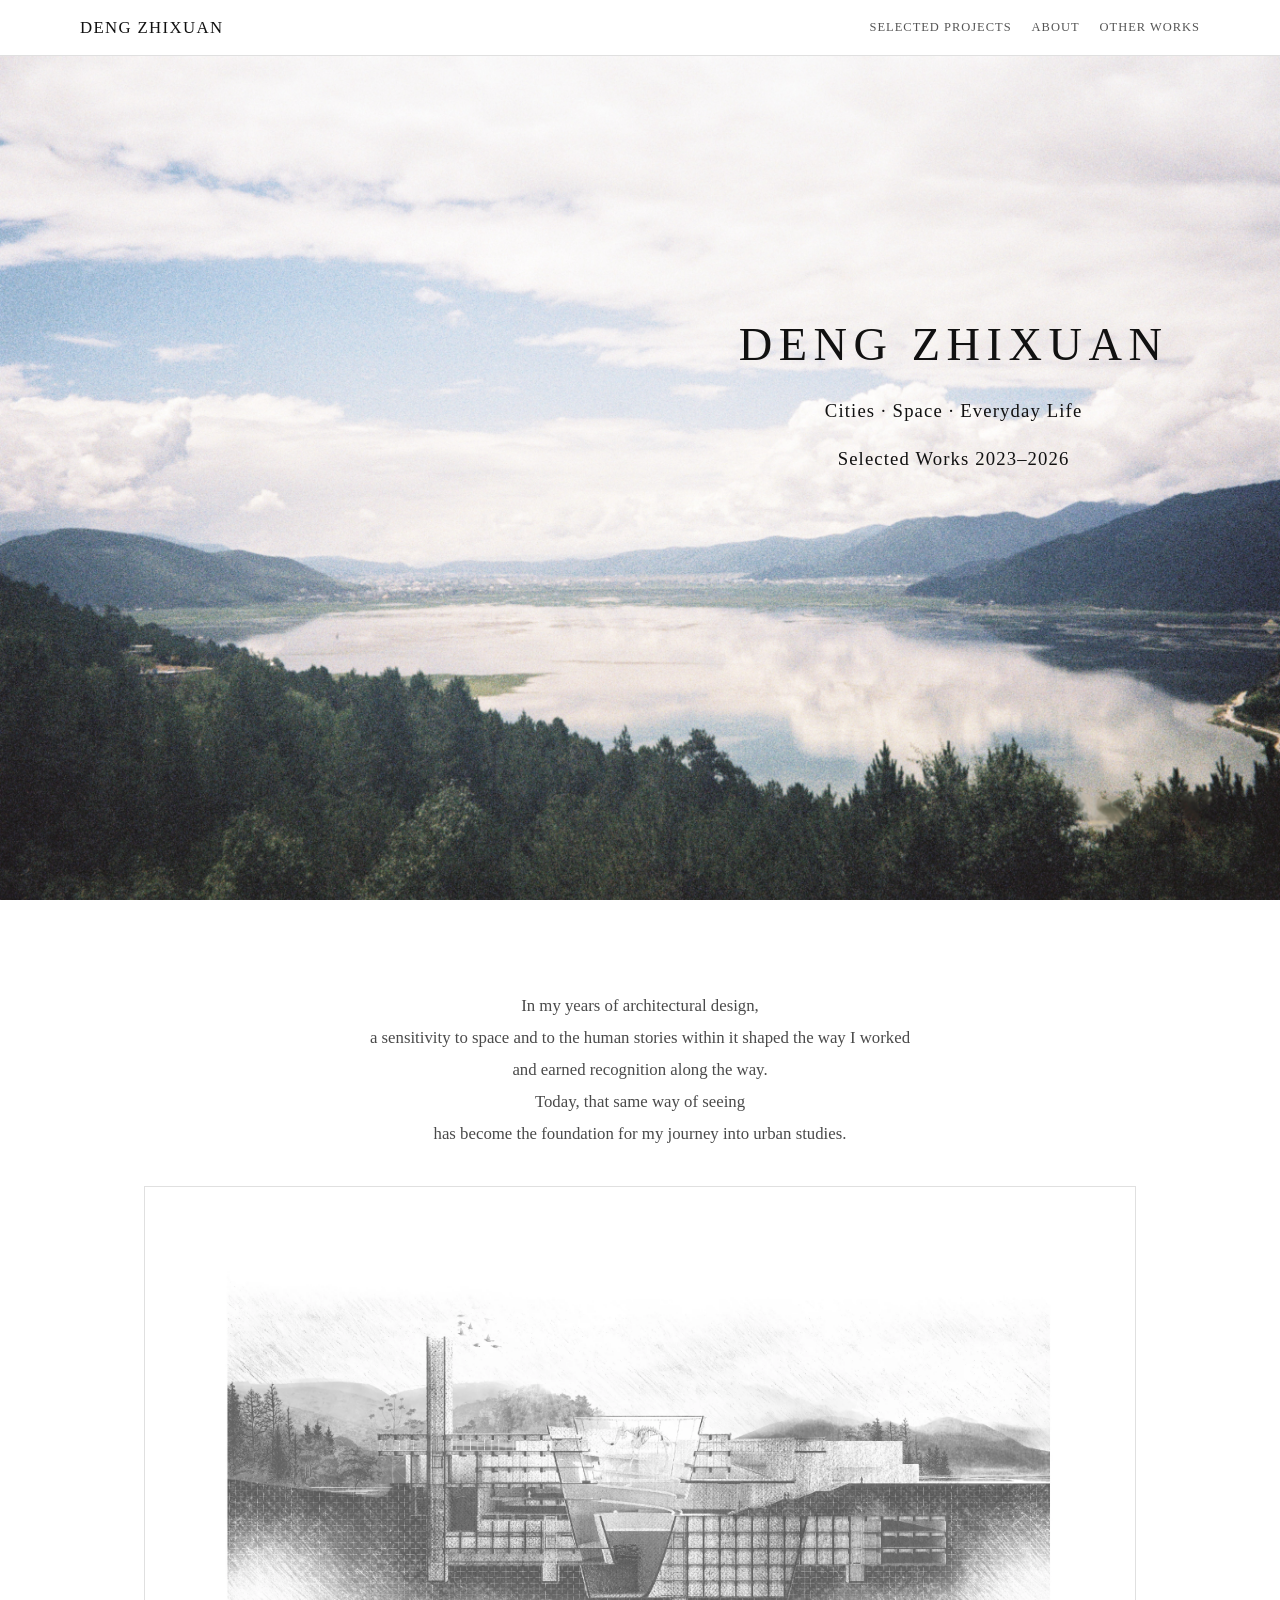
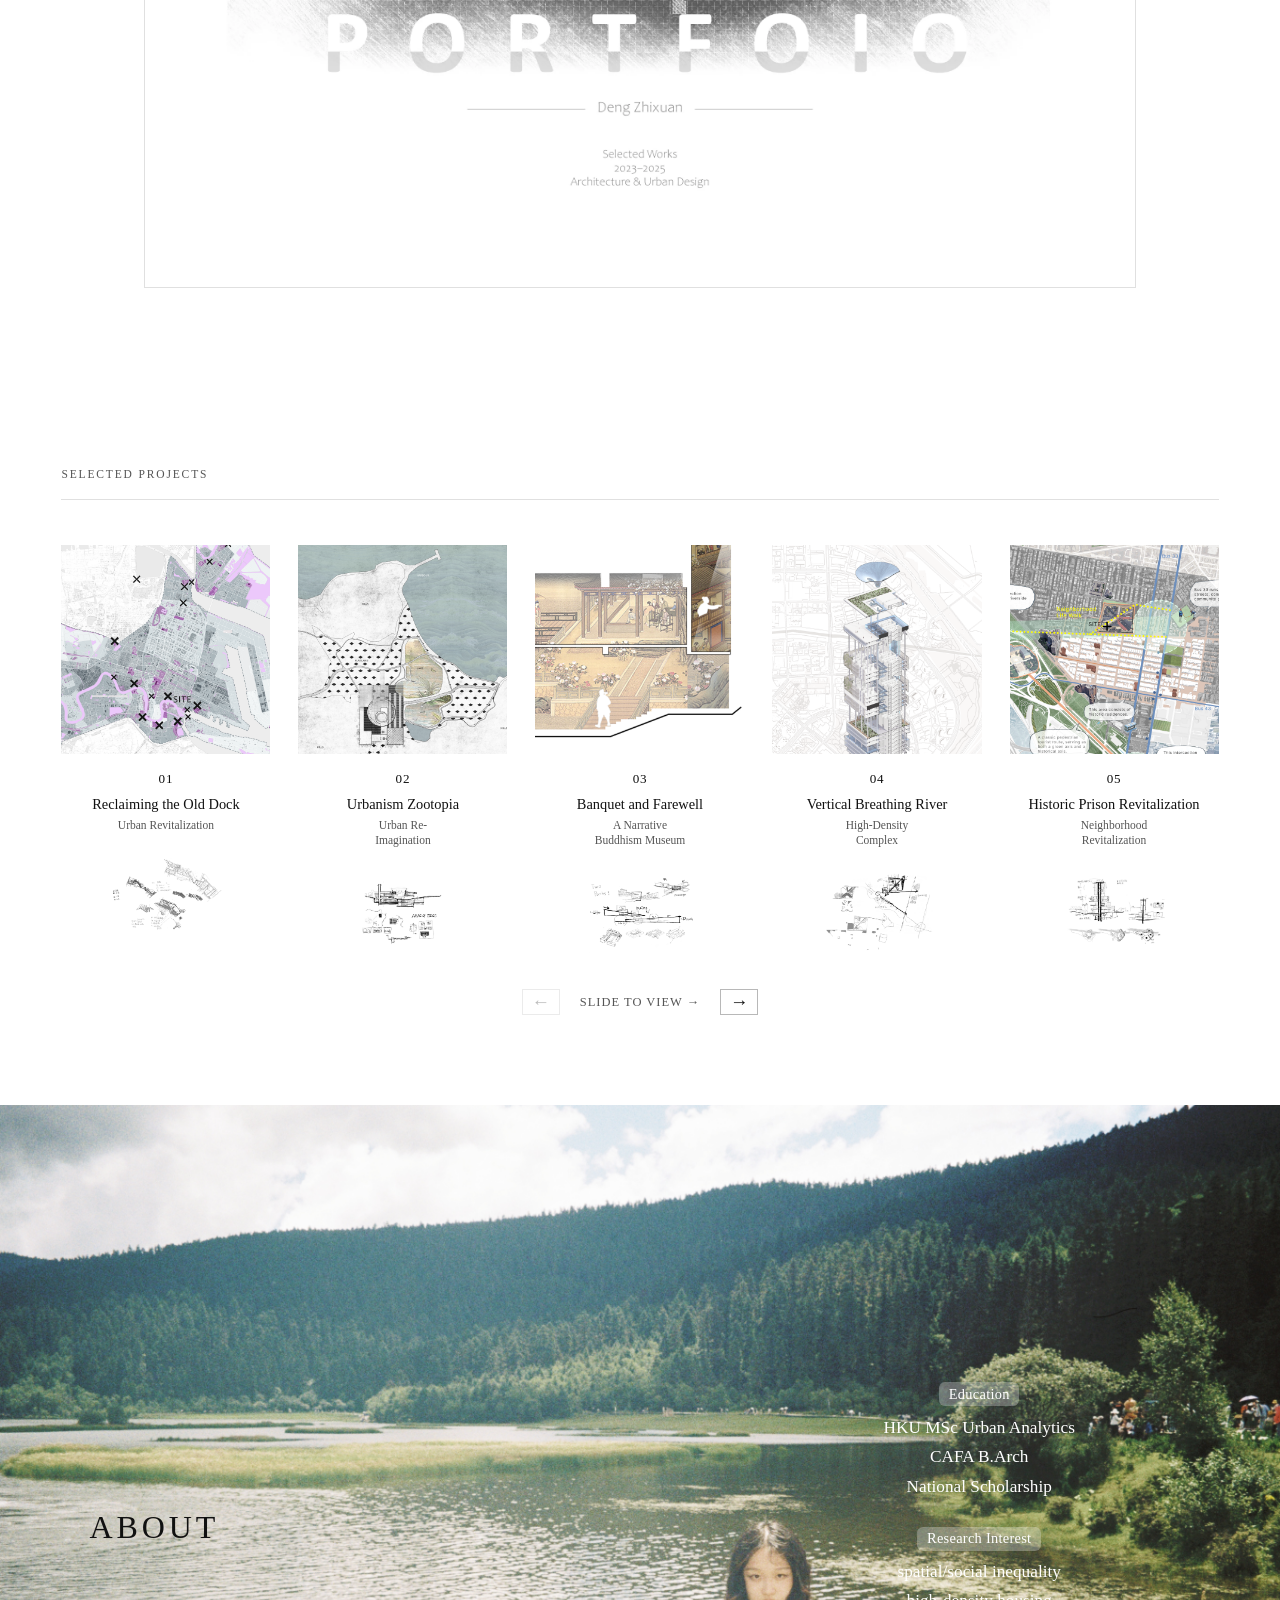
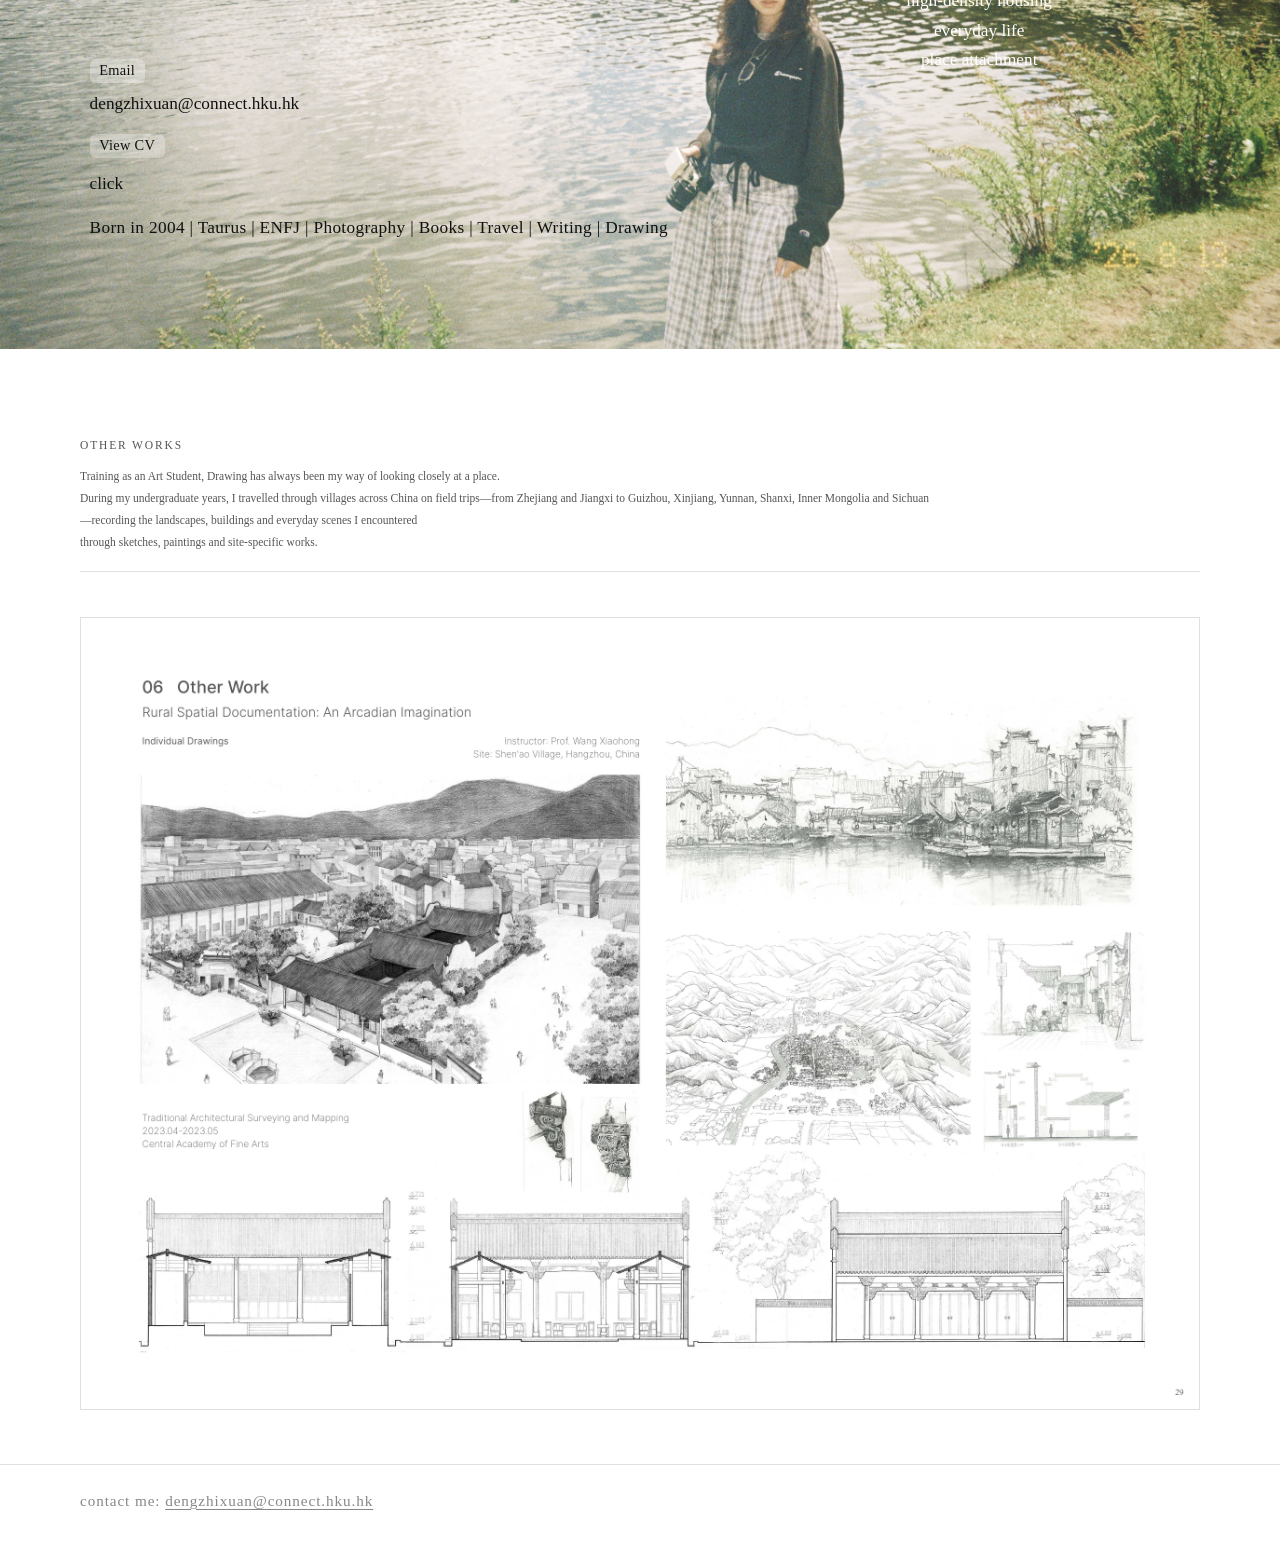
<file: index.html>
<!DOCTYPE html>
<html lang="en">
  <head>
    <meta charset="utf-8" />
    <meta name="viewport" content="width=device-width, initial-scale=1" />
    <meta
      name="description"
      content="Zhixuan Deng — cities, space, everyday life. Academic and design portfolio in architecture, urban design, planning, and urban research."
    />
    <title>Zhixuan Deng — Cities · Space · Everyday Life</title>
    <link rel="stylesheet" href="./css/styles.css" />
  </head>
  <body>
    <a class="skip-link" href="#main">Skip to content</a>

    <header class="site-header">
      <div class="wrap header-inner">
        <a class="site-mark" href="#hero">DENG ZHIXUAN</a>
        <nav class="site-nav" aria-label="Primary">
          <a href="#selected-projects">Selected Projects</a>
          <a href="#about">About</a>
          <a href="#other-work">Other Works</a>
        </nav>
      </div>
    </header>

    <main id="main">
      <section class="hero" id="hero" aria-labelledby="hero-name">
        <!--
          Full-bleed landscape photograph: assets/hero/hero.jpg
          Adjust .hero { --hero-text } later if the photo is dark.
        -->
        <div class="hero-media" data-hero-visual>
          <img src="./assets/hero/hero.jpg" alt="" />
        </div>
        <div class="hero-copy">
          <h1 id="hero-name">DENG ZHIXUAN</h1>
          <p class="hero-tagline">Cities · Space · Everyday Life</p>
          <p class="hero-works">Selected Works 2023–2026</p>
        </div>
      </section>

      <section class="cover" id="portfolio-cover" aria-labelledby="cover-label">
        <div class="wrap wrap--narrow">
          <p class="cover-verse" id="cover-label">
            In my years of architectural design,<br />
            a sensitivity to space and to the human stories within it shaped the way I worked<br />
            and earned recognition along the way.<br />
            Today, that same way of seeing<br />
            has become the foundation for my journey into urban studies.
          </p>
          <!--
            Cover plate. Currently using the first page of the existing
            portfolio as a stand-in. Replace src when the intended cover
            image is confirmed.
          -->
          <figure class="cover-plate">
            <img src="./assets/portfolio/page-01.webp" alt="Portfolio cover" />
          </figure>
        </div>
      </section>

      <section
        class="projects"
        id="selected-projects"
        aria-labelledby="projects-title"
      >
        <div class="wrap wrap--wide">
          <header class="section-head">
            <h2 class="section-label" id="projects-title">Selected Projects</h2>
          </header>

          <div class="projects-board">
            <div class="project-viewport" data-project-scroller>
              <ol class="project-index">
                <li class="project-item">
                  <a class="project-link" href="./projects/01-reclaiming-the-old-dock.html">
                    <figure class="project-cover">
                      <img src="./assets/projects/thumbs/01.png" alt="Reclaiming the Old Dock" />
                    </figure>
                    <span class="project-no">01</span>
                    <h3 class="project-title">Reclaiming the Old Dock</h3>
                    <p class="project-type">Urban Revitalization</p>
                    <figure class="project-sketch">
                      <img src="./assets/projects/01-sketch.png" alt="" />
                    </figure>
                  </a>
                </li>

                <li class="project-item">
                  <a class="project-link" href="./projects/02-urbanism-zootopia.html">
                    <figure class="project-cover">
                      <img src="./assets/projects/thumbs/02.png" alt="Urbanism Zootopia" />
                    </figure>
                    <span class="project-no">02</span>
                    <h3 class="project-title">Urbanism Zootopia</h3>
                    <p class="project-type">Urban Re-Imagination</p>
                    <figure class="project-sketch">
                      <img src="./assets/projects/02-sketch.png" alt="" />
                    </figure>
                  </a>
                </li>

                <li class="project-item">
                  <a class="project-link" href="./projects/03-banquet-and-farewell.html">
                    <figure class="project-cover">
                      <img src="./assets/projects/thumbs/03.png" alt="Banquet and Farewell" />
                    </figure>
                    <span class="project-no">03</span>
                    <h3 class="project-title">Banquet and Farewell</h3>
                    <p class="project-type">A Narrative Buddhism Museum</p>
                    <figure class="project-sketch">
                      <img src="./assets/projects/03-sketch.png" alt="" />
                    </figure>
                  </a>
                </li>

                <li class="project-item">
                  <a class="project-link" href="./projects/04-vertical-breathing-river.html">
                    <figure class="project-cover">
                      <img src="./assets/projects/thumbs/04.png" alt="Vertical Breathing River" />
                    </figure>
                    <span class="project-no">04</span>
                    <h3 class="project-title">Vertical Breathing River</h3>
                    <p class="project-type">High-Density Complex</p>
                    <figure class="project-sketch">
                      <img src="./assets/projects/04-sketch.png" alt="" />
                    </figure>
                  </a>
                </li>

                <li class="project-item">
                  <a class="project-link" href="./projects/05-historic-prison-revitalization.html">
                    <figure class="project-cover">
                      <img src="./assets/projects/thumbs/05.png" alt="Historic Prison Revitalization" />
                    </figure>
                    <span class="project-no">05</span>
                    <h3 class="project-title">Historic Prison Revitalization</h3>
                    <p class="project-type">Neighborhood Revitalization</p>
                    <figure class="project-sketch">
                      <img src="./assets/projects/05-sketch.png" alt="" />
                    </figure>
                  </a>
                </li>

                <li class="project-item">
                  <a class="project-link" href="./projects/06-graduation-project.html">
                    <figure class="project-cover">
                      <img src="./assets/projects/thumbs/06.jpg" alt="Living Atlas of Everyday Life" />
                    </figure>
                    <span class="project-no">06</span>
                    <h3 class="project-title">Living Atlas of Everyday Life</h3>
                    <p class="project-type">Graduation Project</p>
                    <figure class="project-sketch">
                      <img src="./assets/projects/06-sketch.png" alt="" />
                    </figure>
                  </a>
                </li>
              </ol>
            </div>

            <div class="project-scroll-ui">
              <button type="button" class="project-arrow" data-project-dir="-1" aria-label="Scroll projects left">←</button>
              <p class="project-scroll-hint">Slide to view →</p>
              <button type="button" class="project-arrow" data-project-dir="1" aria-label="Scroll projects right">→</button>
            </div>
          </div>
        </div>
      </section>

      <section class="about" id="about" aria-label="About">
        <div class="about-media">
          <img src="./assets/hero/hero2.jpg" alt="" />
        </div>
        <div class="about-left">
          <h2 class="about-heading">ABOUT</h2>
        </div>
        <div class="about-contact">
          <article class="about-block">
            <h3 class="about-title">Email</h3>
            <p>
              <a href="mailto:dengzhixuan@connect.hku.hk">dengzhixuan@connect.hku.hk</a>
            </p>
          </article>
          <a class="about-cv-block" href="./assets/cv.pdf" target="_blank" rel="noopener">
            <span class="about-title">View CV</span>
            <span class="about-click">click</span>
          </a>
        </div>
        <p class="about-personal">
          Born in 2004 | Taurus | ENFJ | Photography | Books | Travel | Writing | Drawing
        </p>
        <div class="about-copy">
          <div class="about-grid">
            <article class="about-block">
              <h3 class="about-title">Education</h3>
              <p>HKU MSc Urban Analytics</p>
              <p>CAFA B.Arch</p>
              <p>National Scholarship</p>
            </article>

            <article class="about-block">
              <h3 class="about-title">Research Interest</h3>
              <ul class="about-list">
                <li>spatial/social inequality</li>
                <li>high-density housing</li>
                <li>everyday life</li>
                <li>place attachment</li>
              </ul>
            </article>
          </div>
        </div>
      </section>

      <section class="other-work" id="other-work" aria-labelledby="other-work-title">
        <div class="wrap">
          <header class="section-head section-head--quiet">
            <h2 class="section-label" id="other-work-title">Other Works</h2>
            <p class="other-note">
              Training as an Art Student, Drawing has always been my way of looking closely at a place.<br />
              During my undergraduate years, I travelled through villages across China on field trips—from Zhejiang and Jiangxi to Guizhou, Xinjiang, Yunnan, Shanxi, Inner Mongolia and Sichuan<br />
              —recording the landscapes, buildings and everyday scenes I encountered<br />
              through sketches, paintings and site-specific works.
            </p>
          </header>

          <figure class="other-plate">
            <img
              src="./assets/portfolio/page-29.webp"
              alt="Hand-drawn page of traditional architectural surveying and rural spatial documentation"
              loading="lazy"
            />
          </figure>
        </div>
      </section>
    </main>

    <footer class="site-footer">
      <div class="wrap footer-inner">
        <p>
          contact me:
          <a href="mailto:dengzhixuan@connect.hku.hk">dengzhixuan@connect.hku.hk</a>
        </p>
      </div>
    </footer>
    <script src="./js/main.js"></script>
  </body>
</html>
</file>
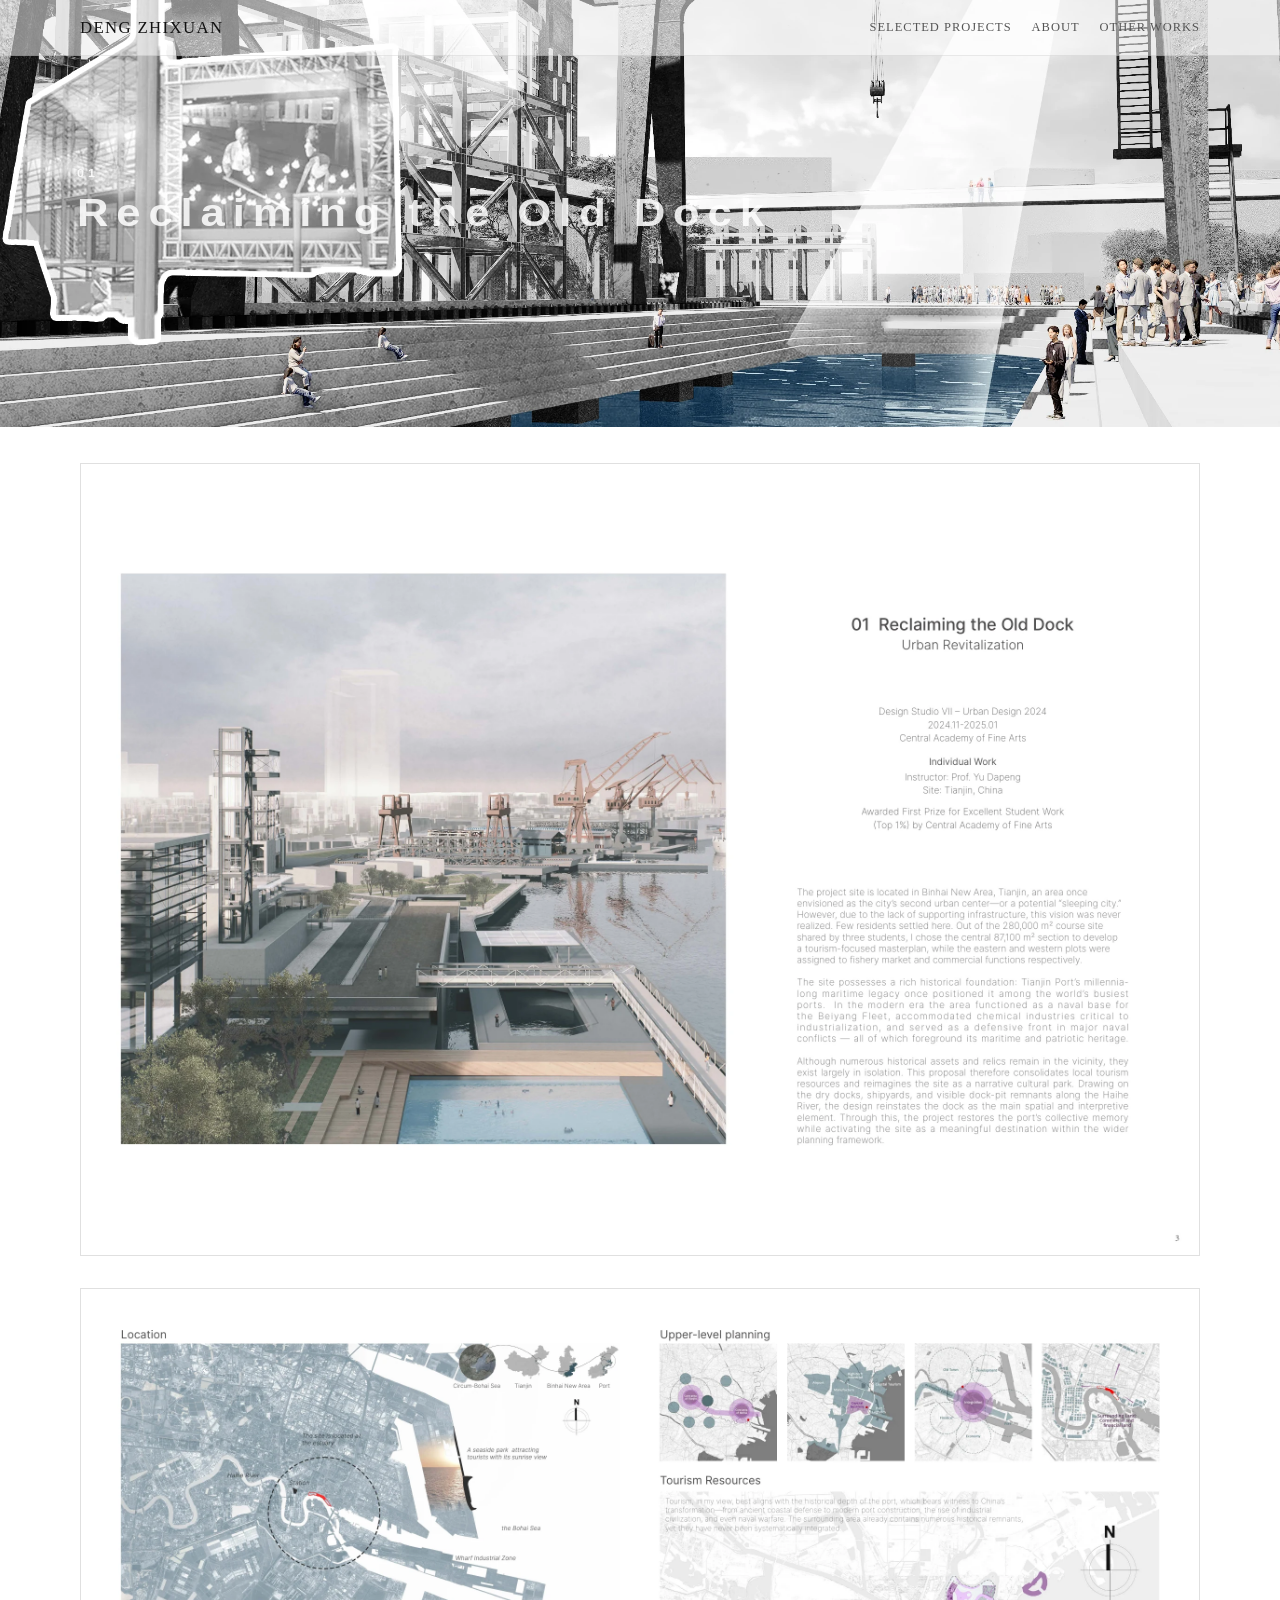
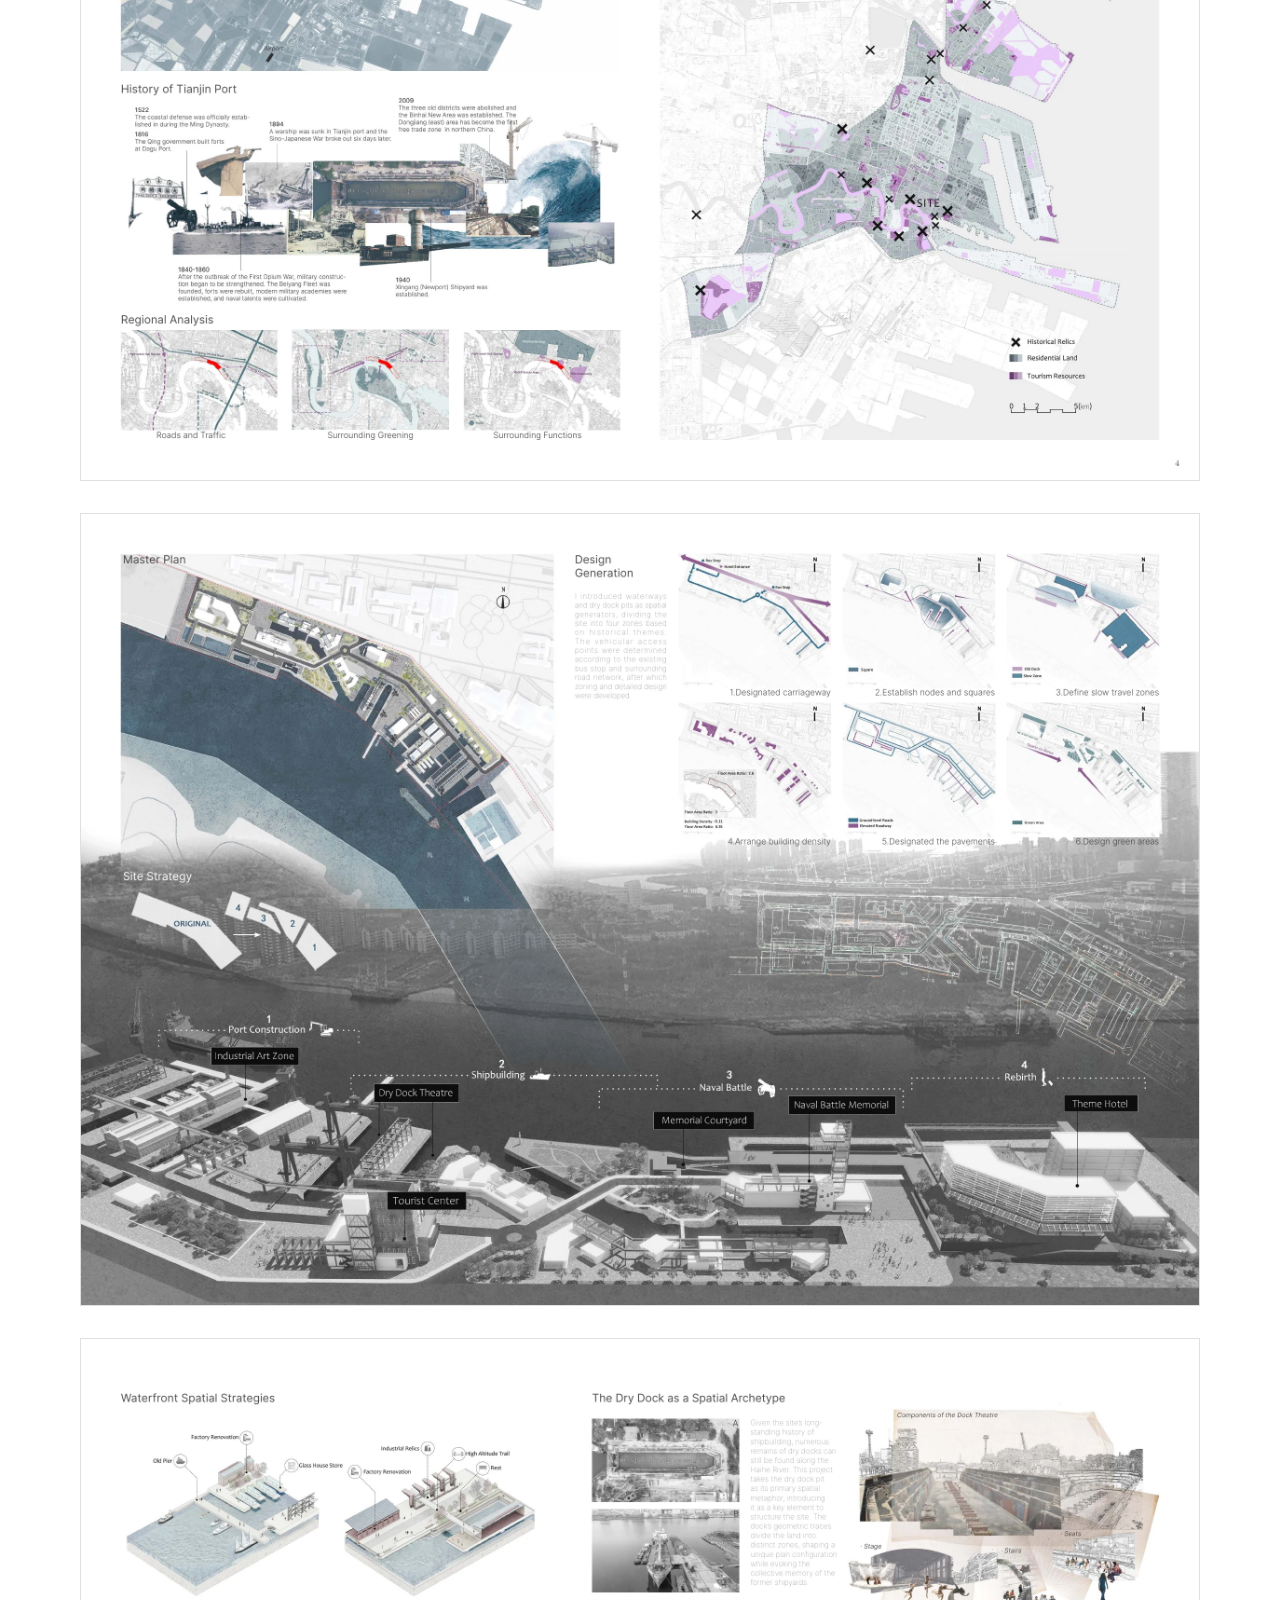
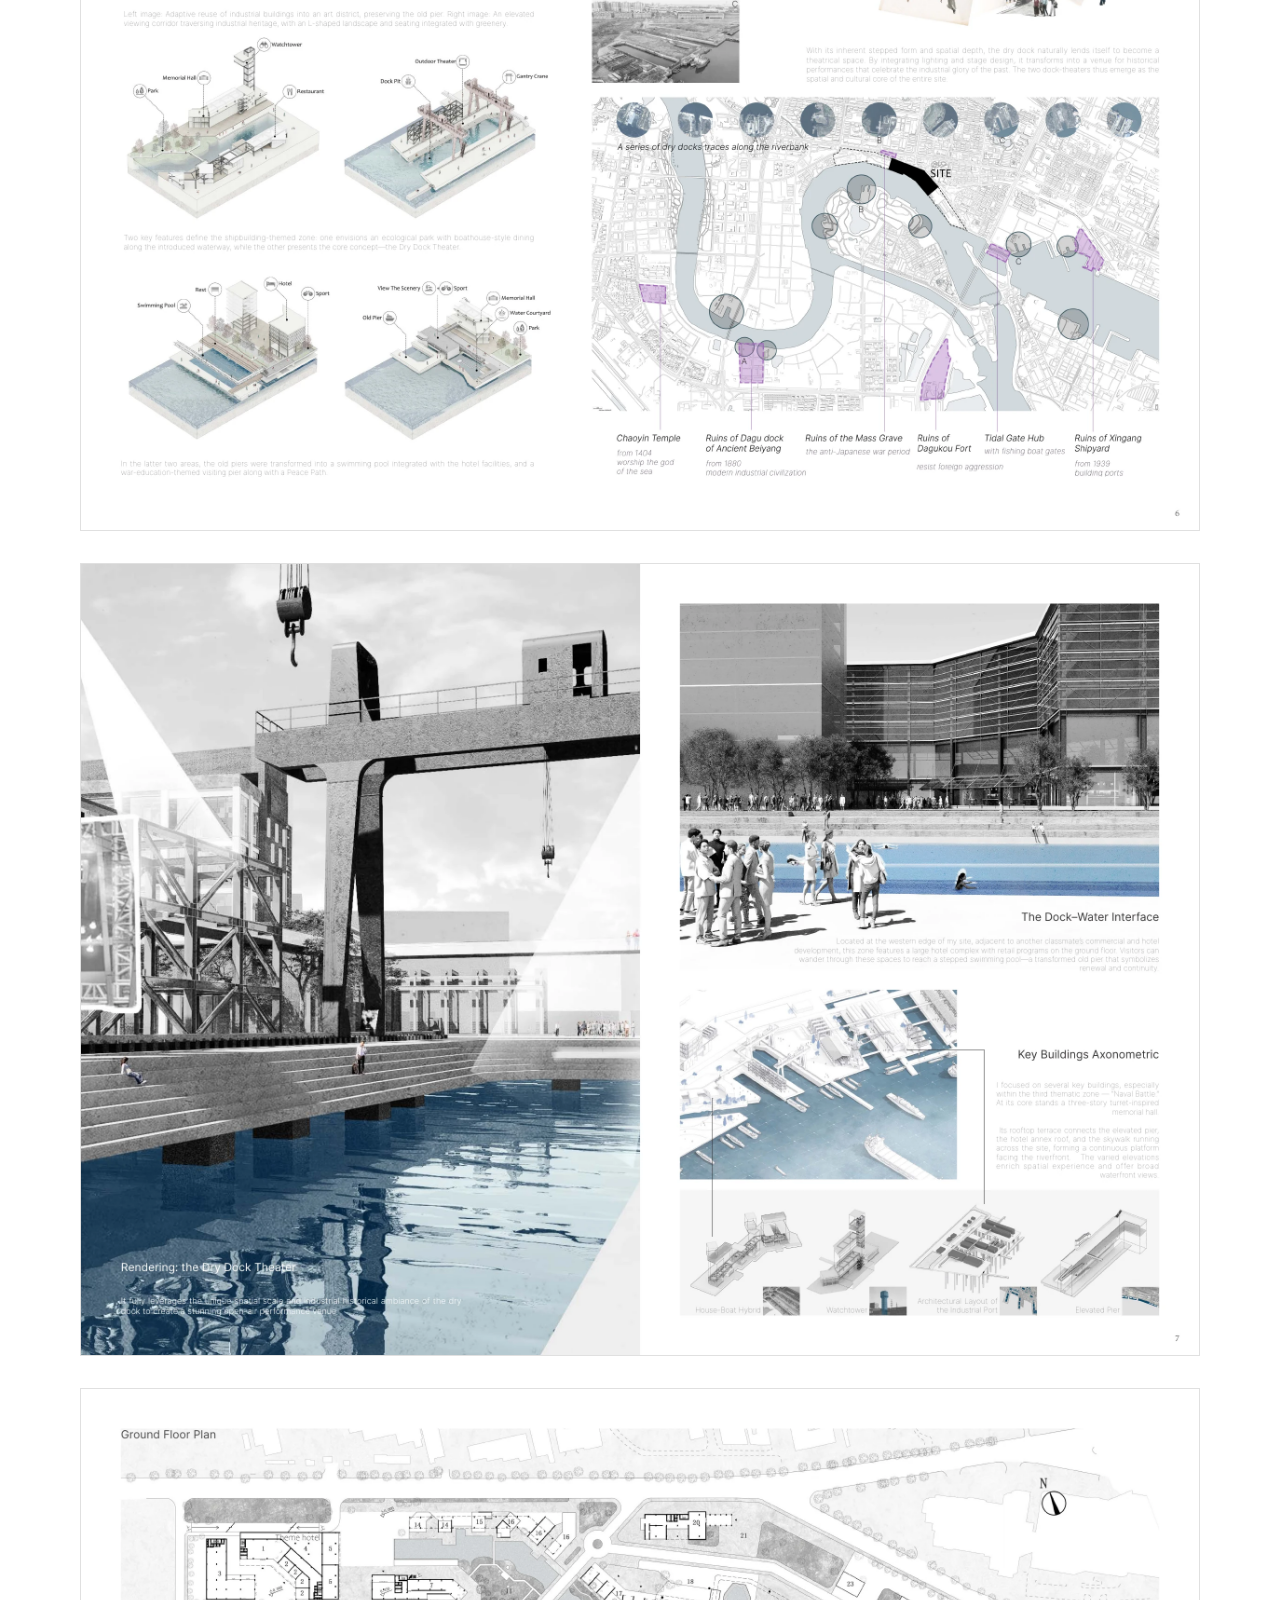
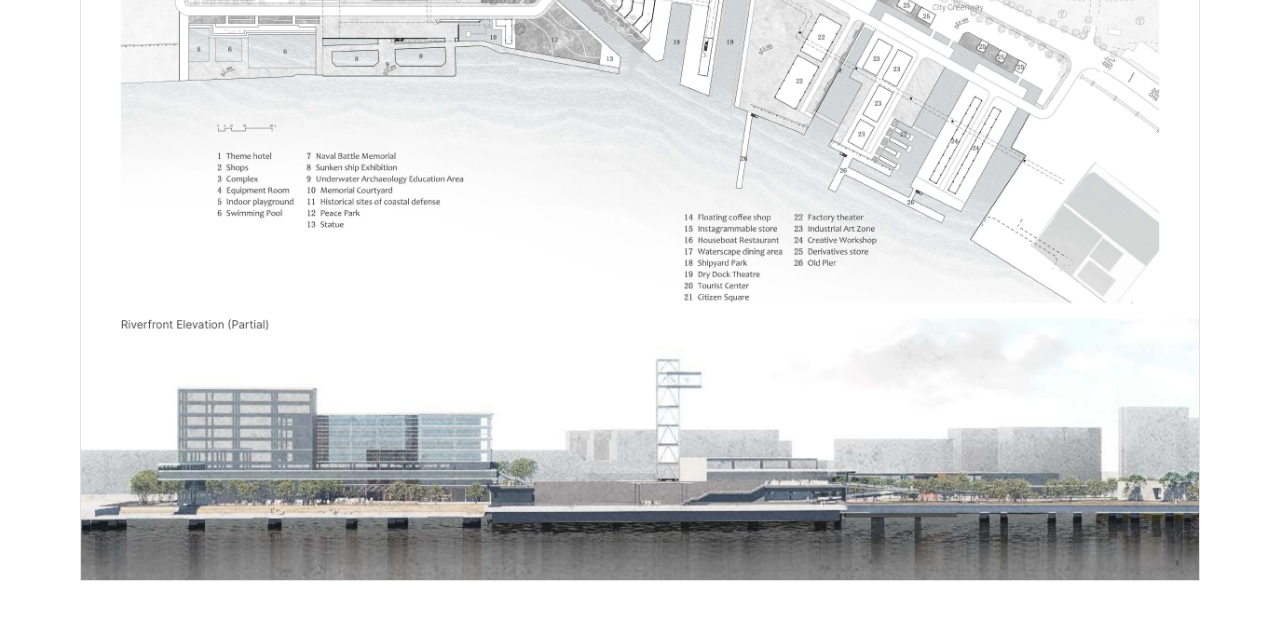
<file: projects/01-reclaiming-the-old-dock.html>
<!DOCTYPE html>
<html lang="en">
  <head>
    <meta charset="utf-8" />
    <meta name="viewport" content="width=device-width, initial-scale=1" />
    <title>01 Reclaiming the Old Dock — Zhixuan Deng</title>
    <link rel="stylesheet" href="../css/styles.css" />
  </head>
  <body class="page-project">
    <header class="site-header">
      <div class="wrap header-inner">
        <a class="site-mark" href="../index.html">DENG ZHIXUAN</a>
        <nav class="site-nav" aria-label="Primary">
          <a href="../index.html#selected-projects">Selected Projects</a>
          <a href="../index.html#about">About</a>
          <a href="../index.html#other-work">Other Works</a>
        </nav>
      </div>
    </header>
    <main>
      <section class="project-hero">
        <div class="project-hero-media">
          <img src="../assets/projects/banners/01.webp" alt="" />
        </div>
        <div class="project-hero-copy">
          <p class="section-label">01</p>
          <h1>Reclaiming the Old Dock</h1>
        </div>
      </section>
      <div class="wrap">
        <div class="project-sheets">
          <img src="../assets/portfolio/page-03.webp" alt="Reclaiming the Old Dock, page 1" />
          <img src="../assets/portfolio/page-04.webp" alt="Reclaiming the Old Dock, page 2" />
          <img src="../assets/portfolio/page-05.webp" alt="Reclaiming the Old Dock, page 3" />
          <img src="../assets/portfolio/page-06.webp" alt="Reclaiming the Old Dock, page 4" />
          <img src="../assets/portfolio/page-07.webp" alt="Reclaiming the Old Dock, page 5" />
          <img src="../assets/portfolio/page-08.webp" alt="Reclaiming the Old Dock, page 6" />
        </div>
      </div>
    </main>
  </body>
</html>
</file>
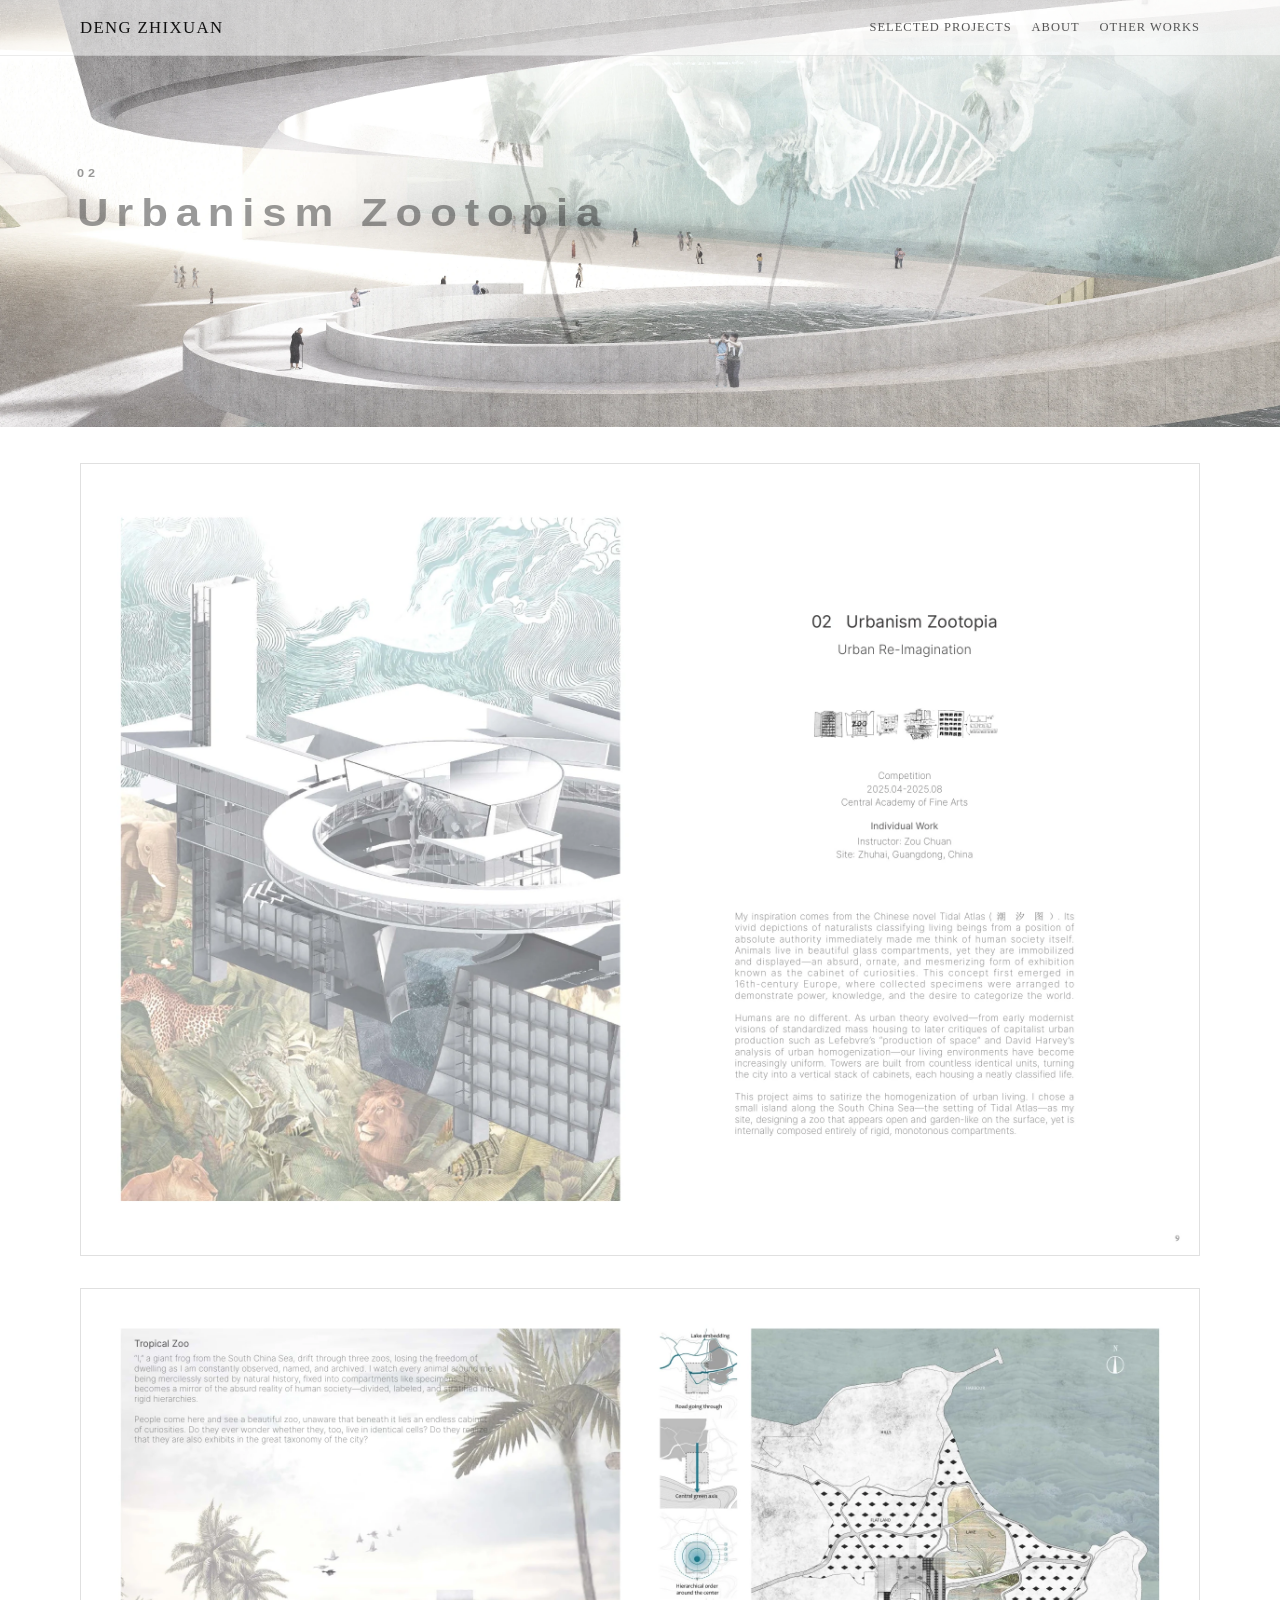
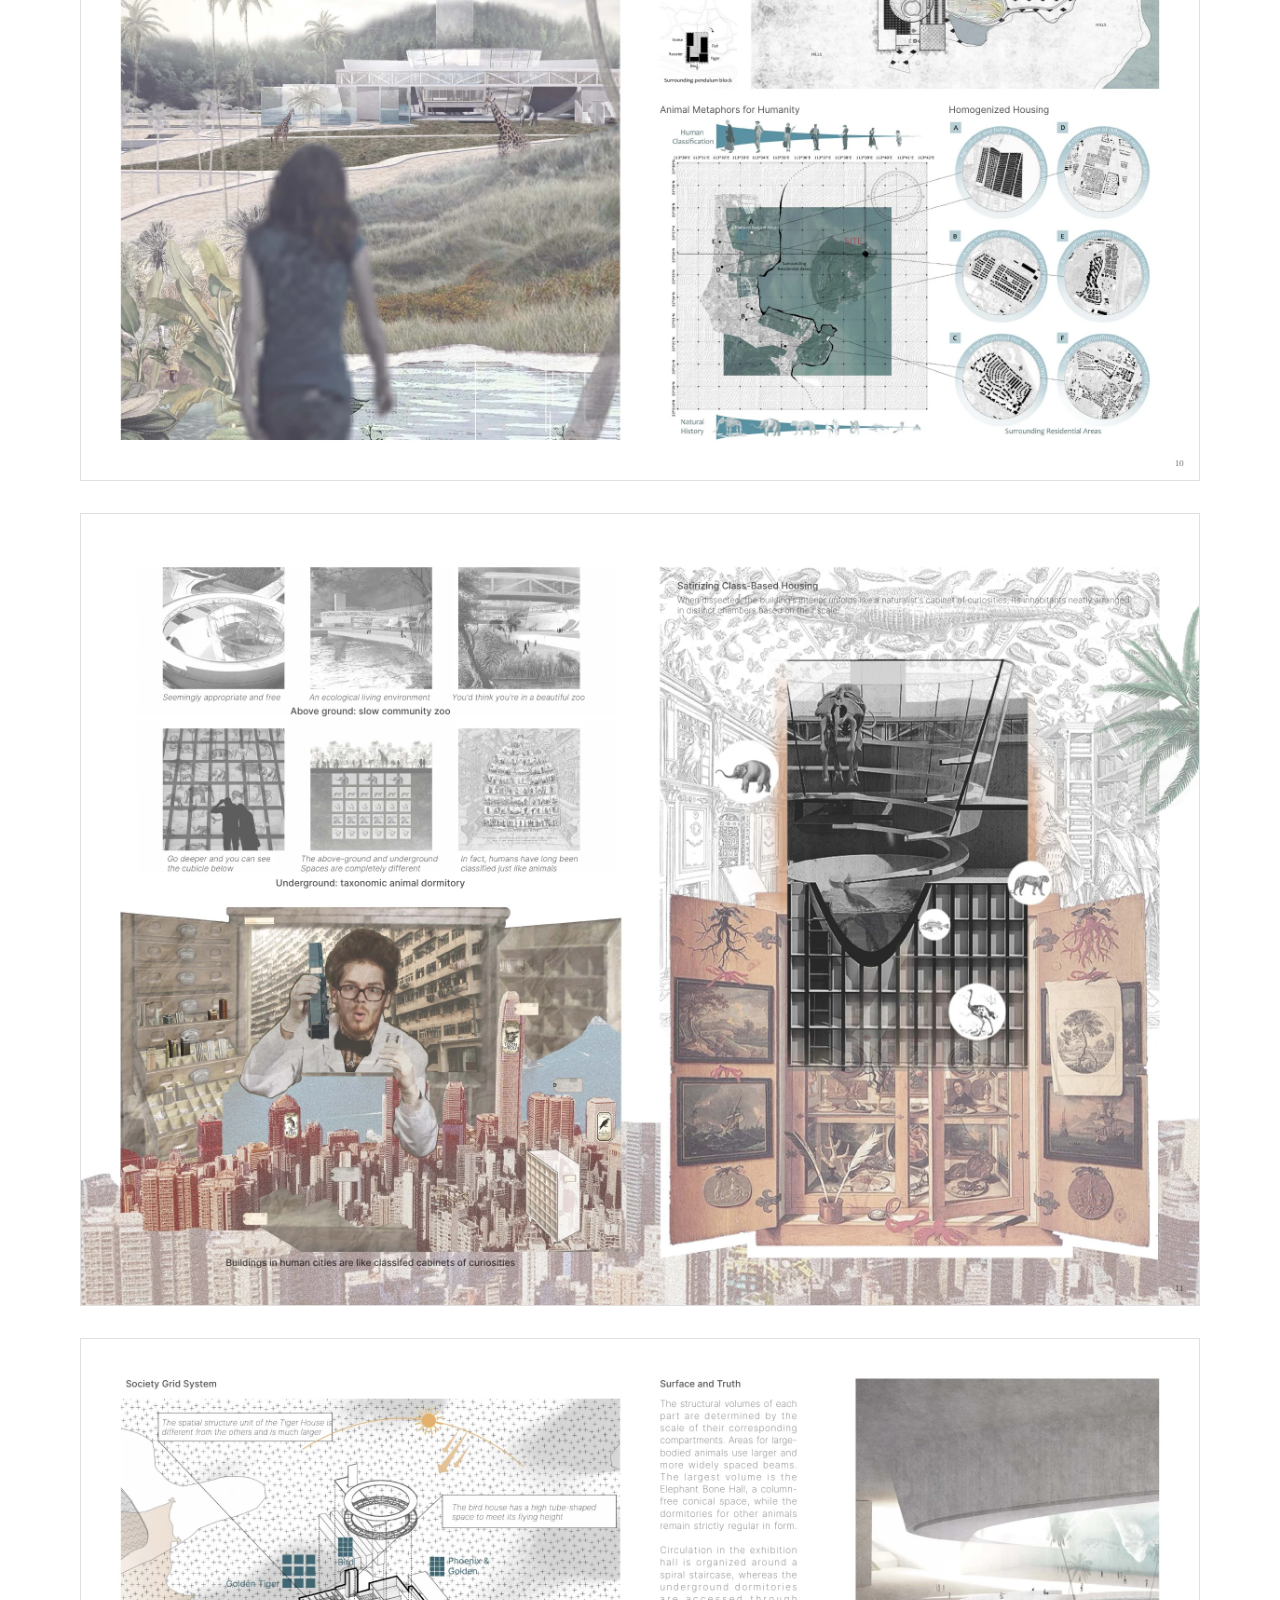
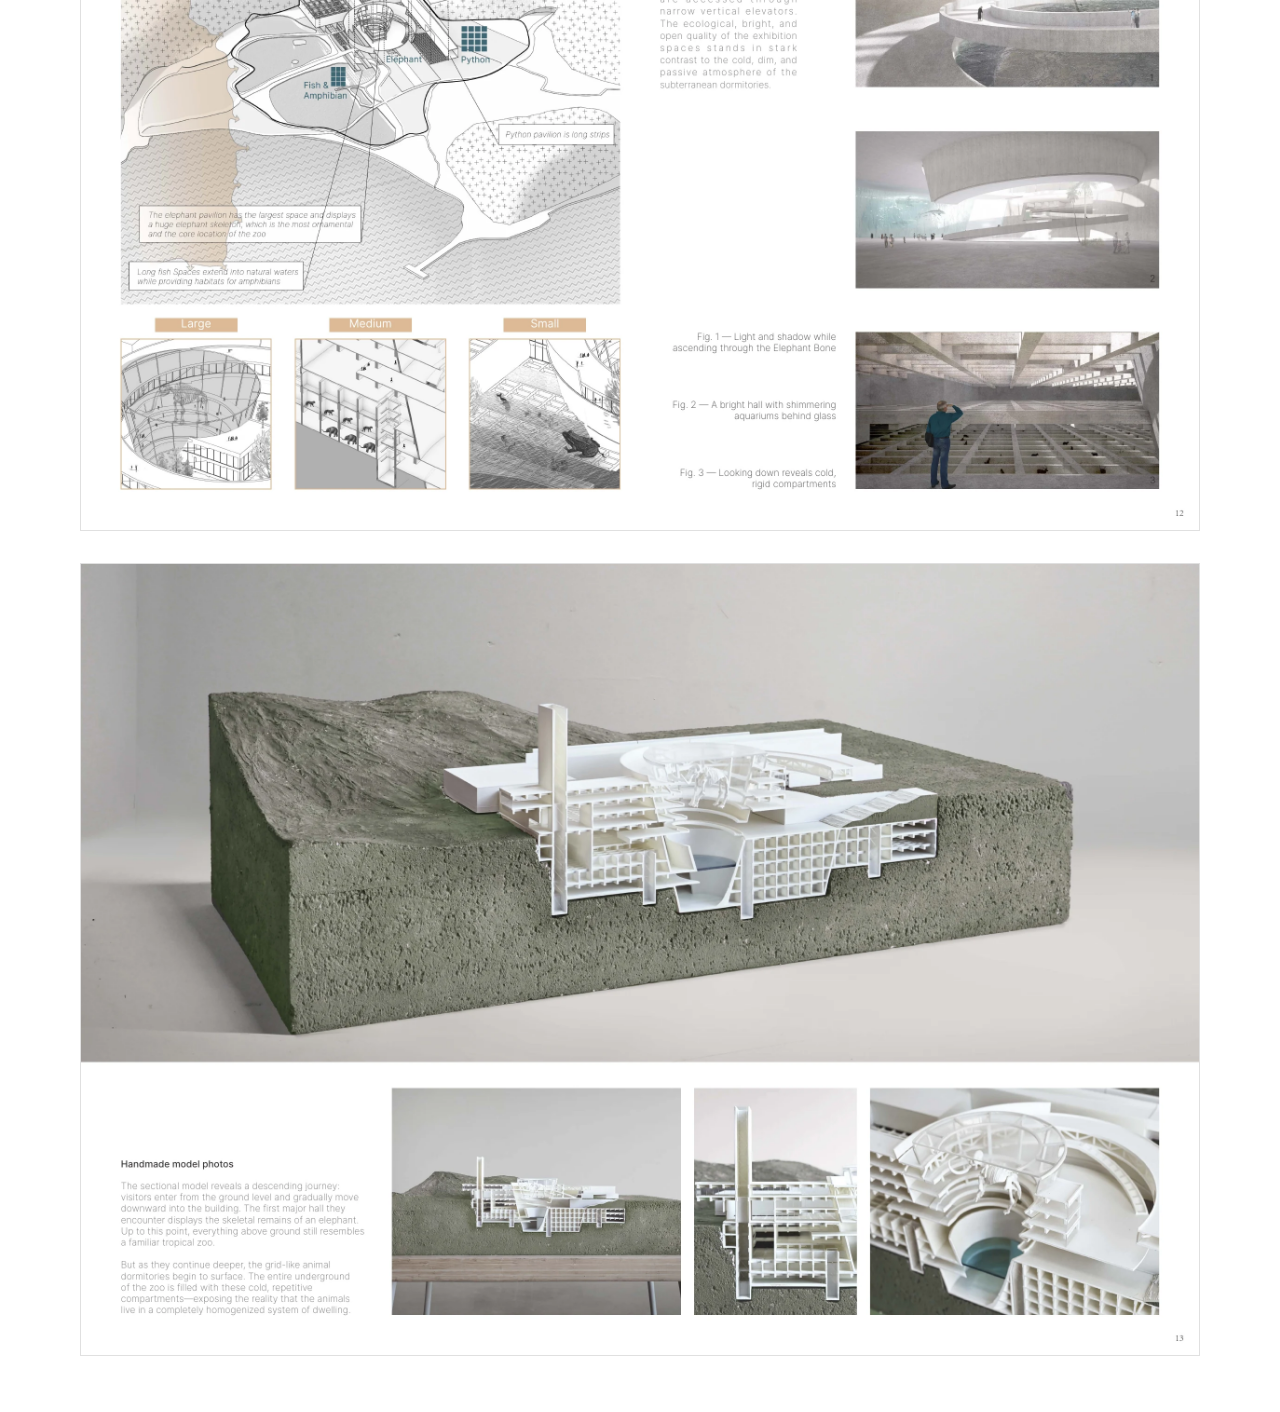
<file: projects/02-urbanism-zootopia.html>
<!DOCTYPE html>
<html lang="en">
  <head>
    <meta charset="utf-8" />
    <meta name="viewport" content="width=device-width, initial-scale=1" />
    <title>02 Urbanism Zootopia — Zhixuan Deng</title>
    <link rel="stylesheet" href="../css/styles.css" />
  </head>
  <body class="page-project">
    <header class="site-header">
      <div class="wrap header-inner">
        <a class="site-mark" href="../index.html">DENG ZHIXUAN</a>
        <nav class="site-nav" aria-label="Primary">
          <a href="../index.html#selected-projects">Selected Projects</a>
          <a href="../index.html#about">About</a>
          <a href="../index.html#other-work">Other Works</a>
        </nav>
      </div>
    </header>
    <main>
      <section class="project-hero project-hero--ink">
        <div class="project-hero-media">
          <img class="project-hero-shift-down" src="../assets/projects/banners/02.webp" alt="" />
        </div>
        <div class="project-hero-copy">
          <p class="section-label">02</p>
          <h1>Urbanism Zootopia</h1>
        </div>
      </section>
      <div class="wrap">
        <div class="project-sheets">
          <img src="../assets/portfolio/page-09.webp" alt="Urbanism Zootopia, page 1" />
          <img src="../assets/portfolio/page-10.webp" alt="Urbanism Zootopia, page 2" />
          <img src="../assets/portfolio/page-11.webp" alt="Urbanism Zootopia, page 3" />
          <img src="../assets/portfolio/page-12.webp" alt="Urbanism Zootopia, page 4" />
          <img src="../assets/portfolio/page-13.webp" alt="Urbanism Zootopia, page 5" />
        </div>
      </div>
    </main>
  </body>
</html>
</file>
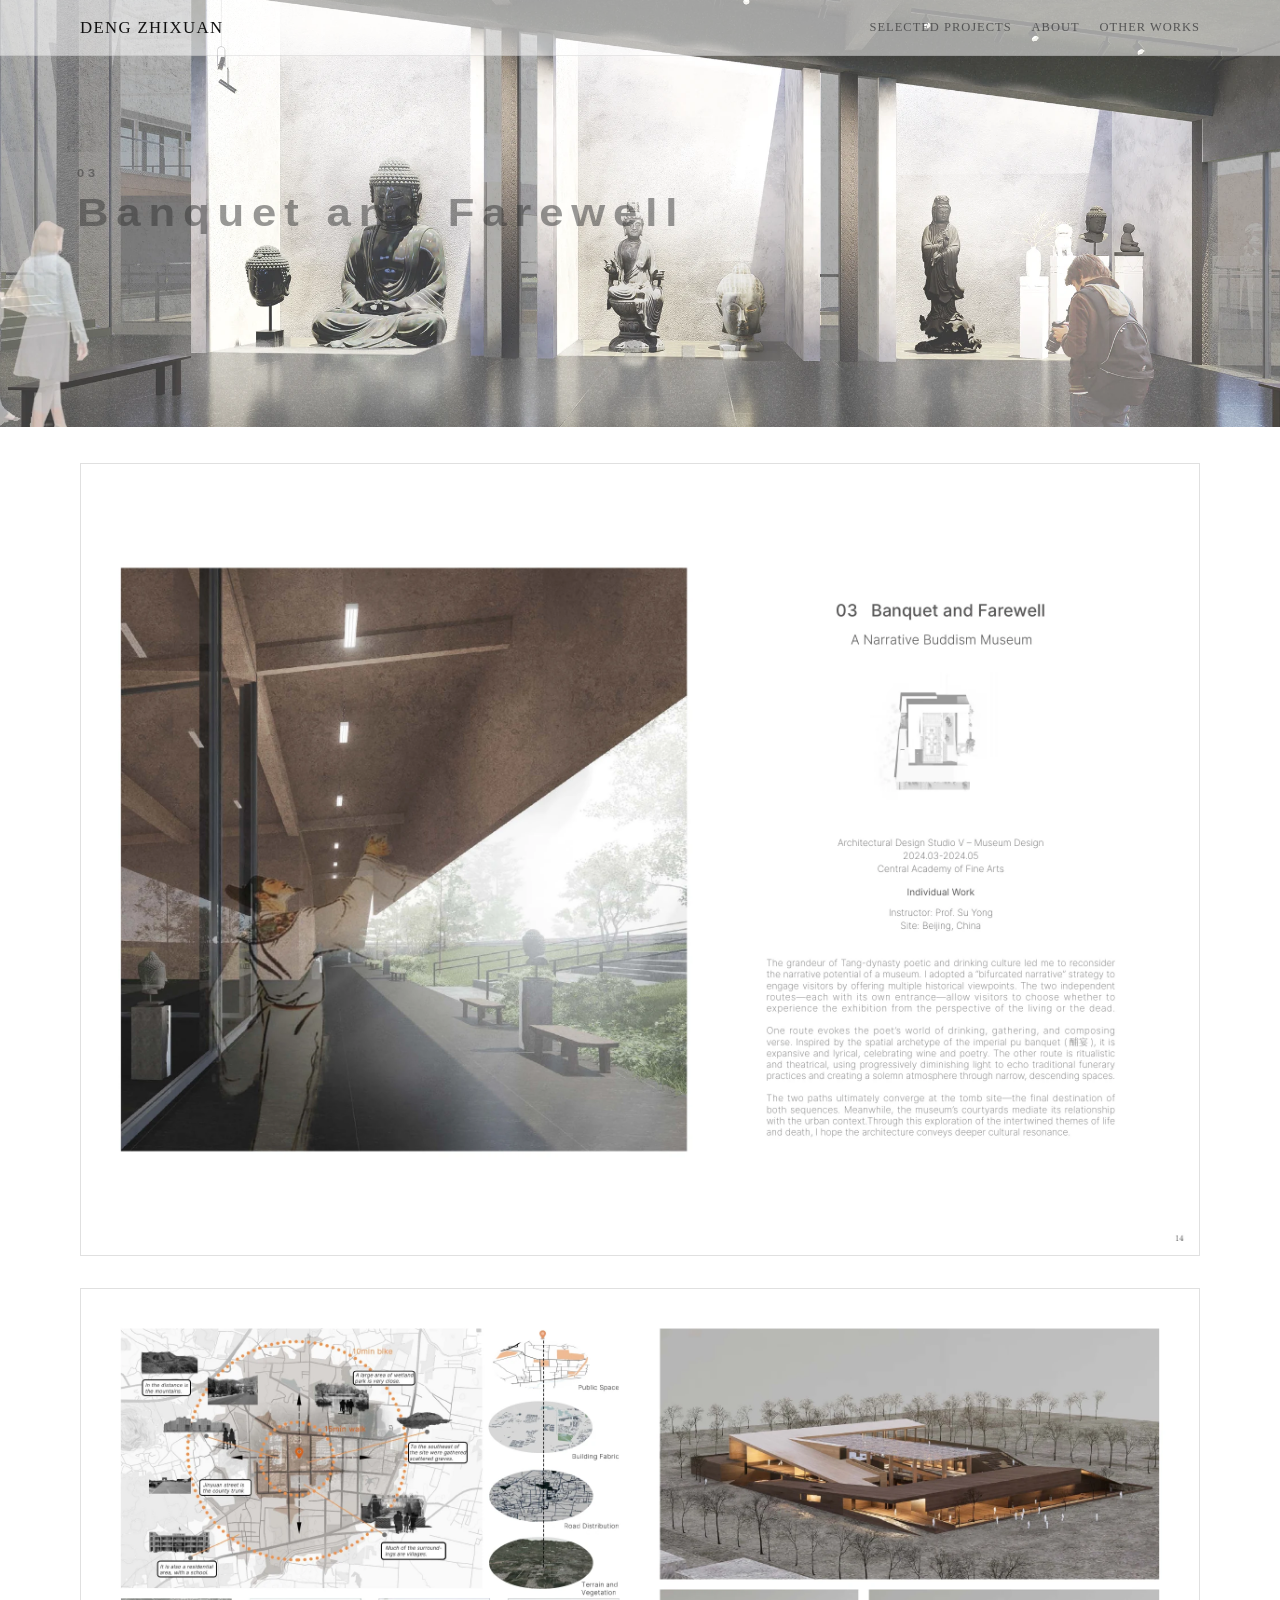
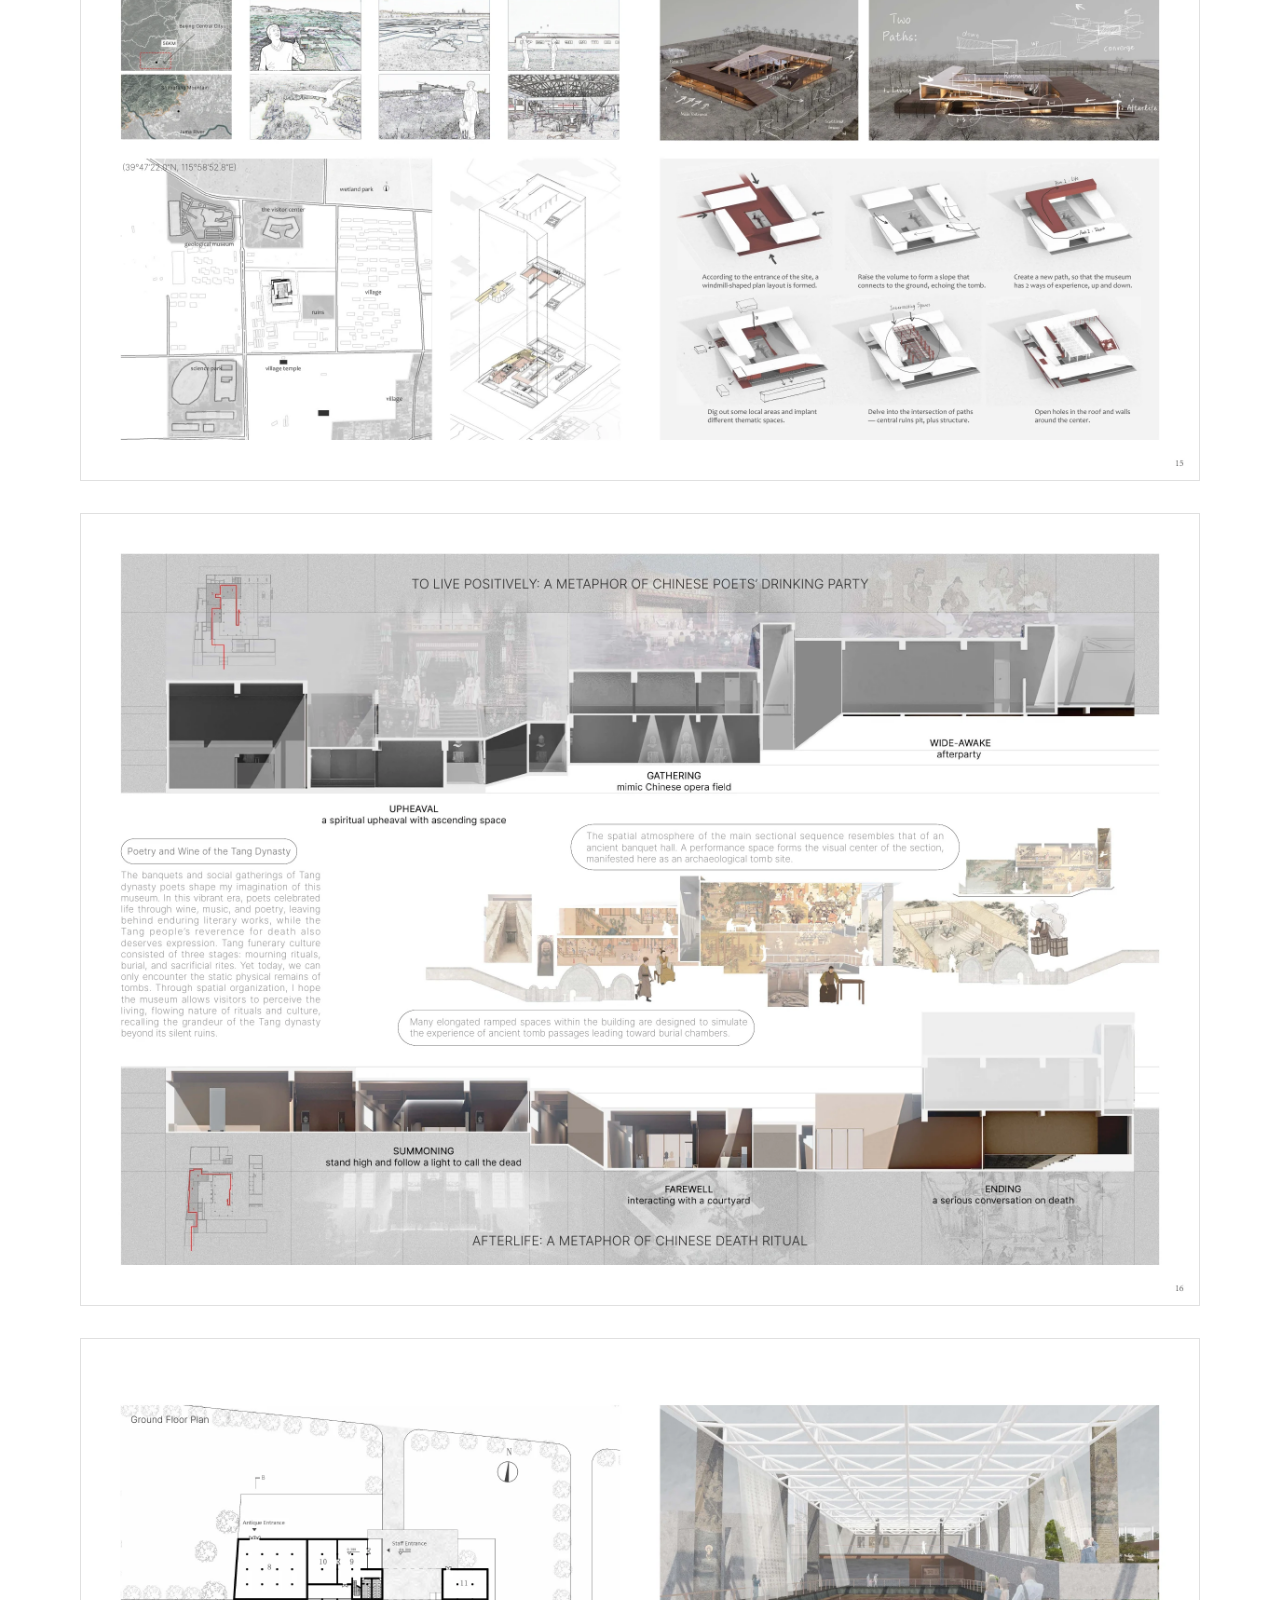
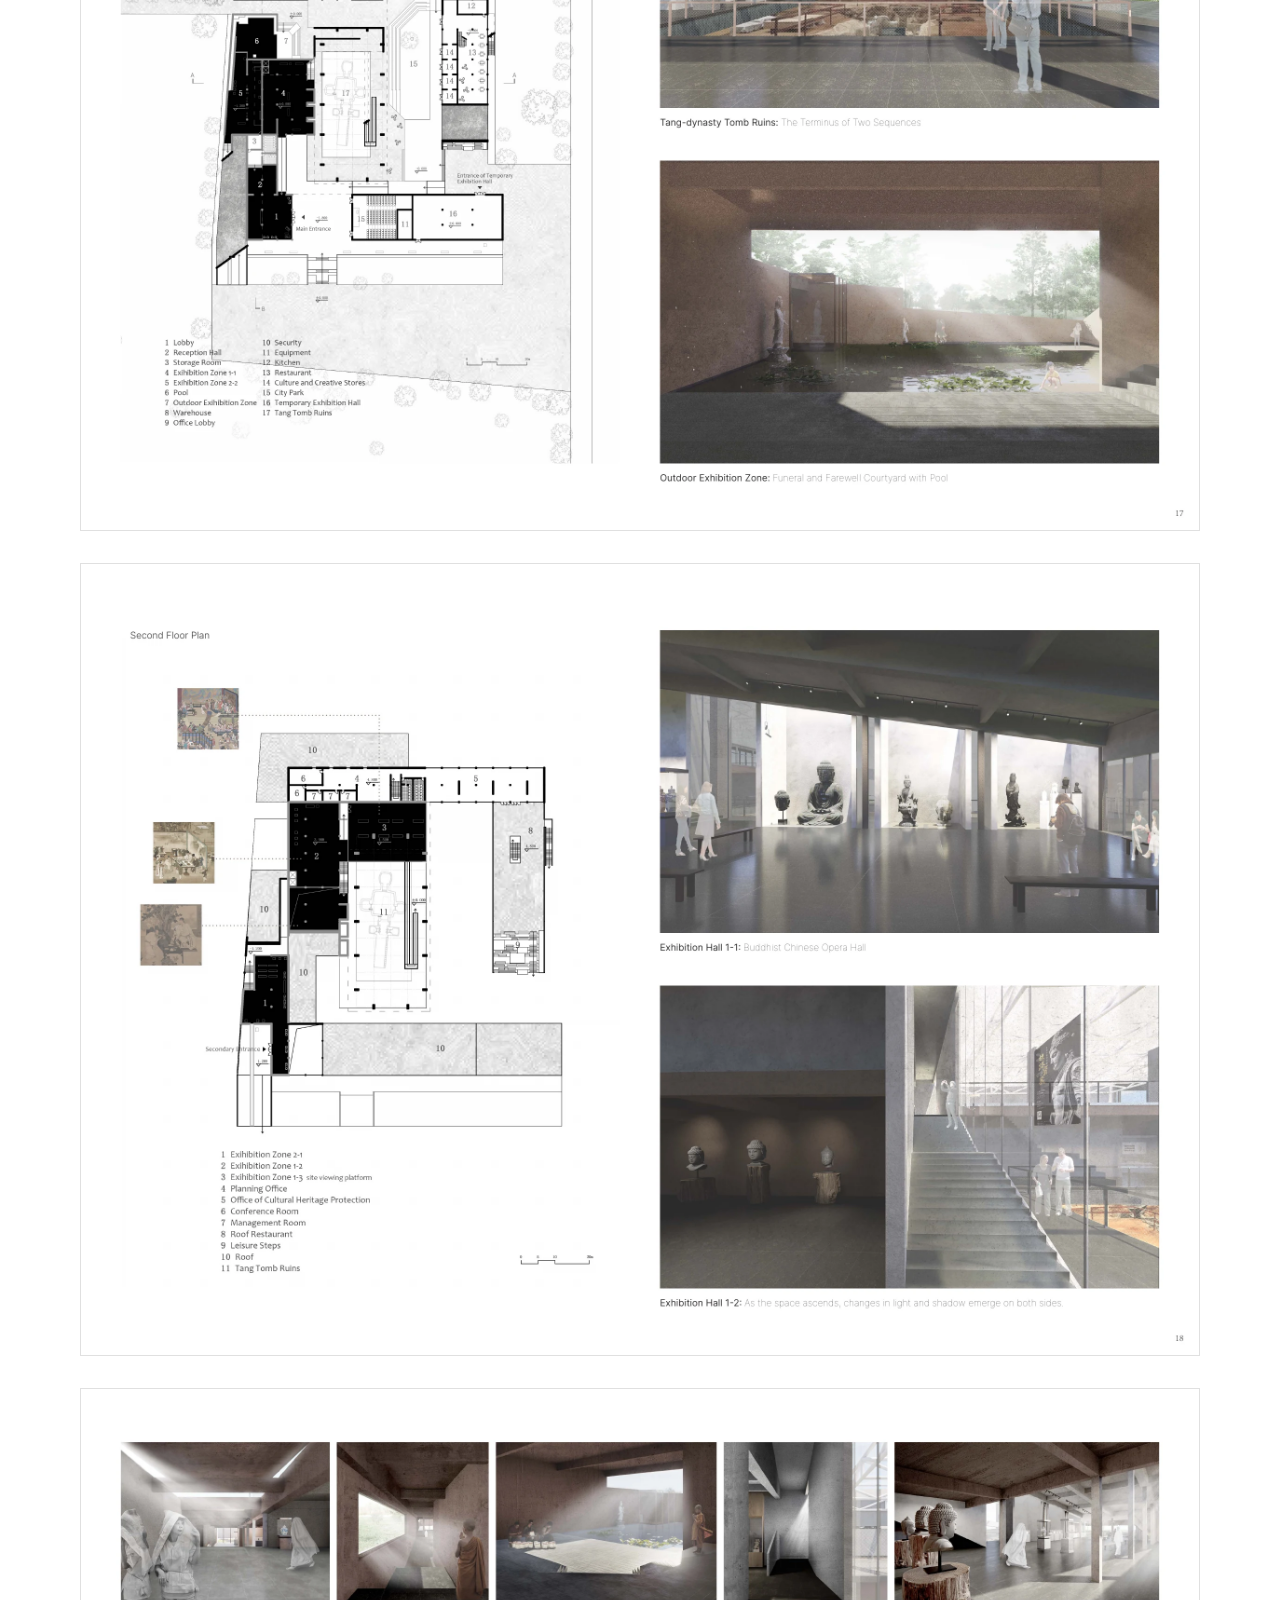
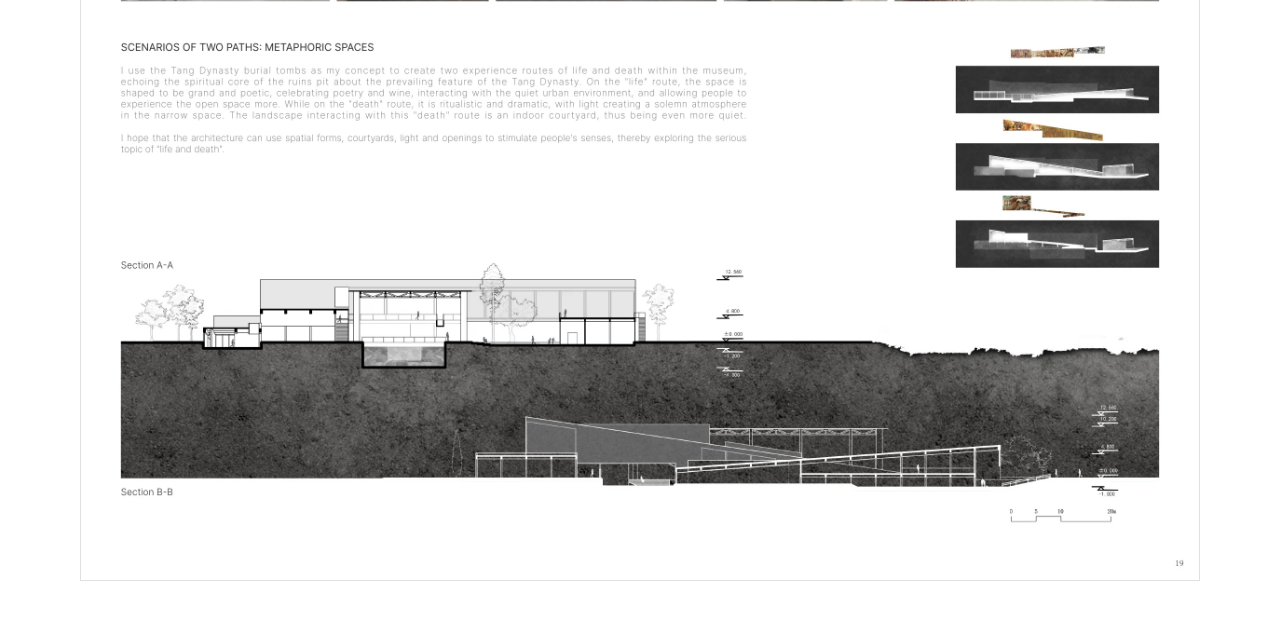
<file: projects/03-banquet-and-farewell.html>
<!DOCTYPE html>
<html lang="en">
  <head>
    <meta charset="utf-8" />
    <meta name="viewport" content="width=device-width, initial-scale=1" />
    <title>03 Banquet and Farewell — Zhixuan Deng</title>
    <link rel="stylesheet" href="../css/styles.css" />
  </head>
  <body class="page-project">
    <header class="site-header">
      <div class="wrap header-inner">
        <a class="site-mark" href="../index.html">DENG ZHIXUAN</a>
        <nav class="site-nav" aria-label="Primary">
          <a href="../index.html#selected-projects">Selected Projects</a>
          <a href="../index.html#about">About</a>
          <a href="../index.html#other-work">Other Works</a>
        </nav>
      </div>
    </header>
    <main>
      <section class="project-hero project-hero--ink">
        <div class="project-hero-media">
          <img src="../assets/projects/banners/03.webp" alt="" />
        </div>
        <div class="project-hero-copy">
          <p class="section-label">03</p>
          <h1>Banquet and Farewell</h1>
        </div>
      </section>
      <div class="wrap">
        <div class="project-sheets">
          <img src="../assets/portfolio/page-14.webp" alt="Banquet and Farewell, page 1" />
          <img src="../assets/portfolio/page-15.webp" alt="Banquet and Farewell, page 2" />
          <img src="../assets/portfolio/page-16.webp" alt="Banquet and Farewell, page 3" />
          <img src="../assets/portfolio/page-17.webp" alt="Banquet and Farewell, page 4" />
          <img src="../assets/portfolio/page-18.webp" alt="Banquet and Farewell, page 5" />
          <img src="../assets/portfolio/page-19.webp" alt="Banquet and Farewell, page 6" />
        </div>
      </div>
    </main>
  </body>
</html>
</file>
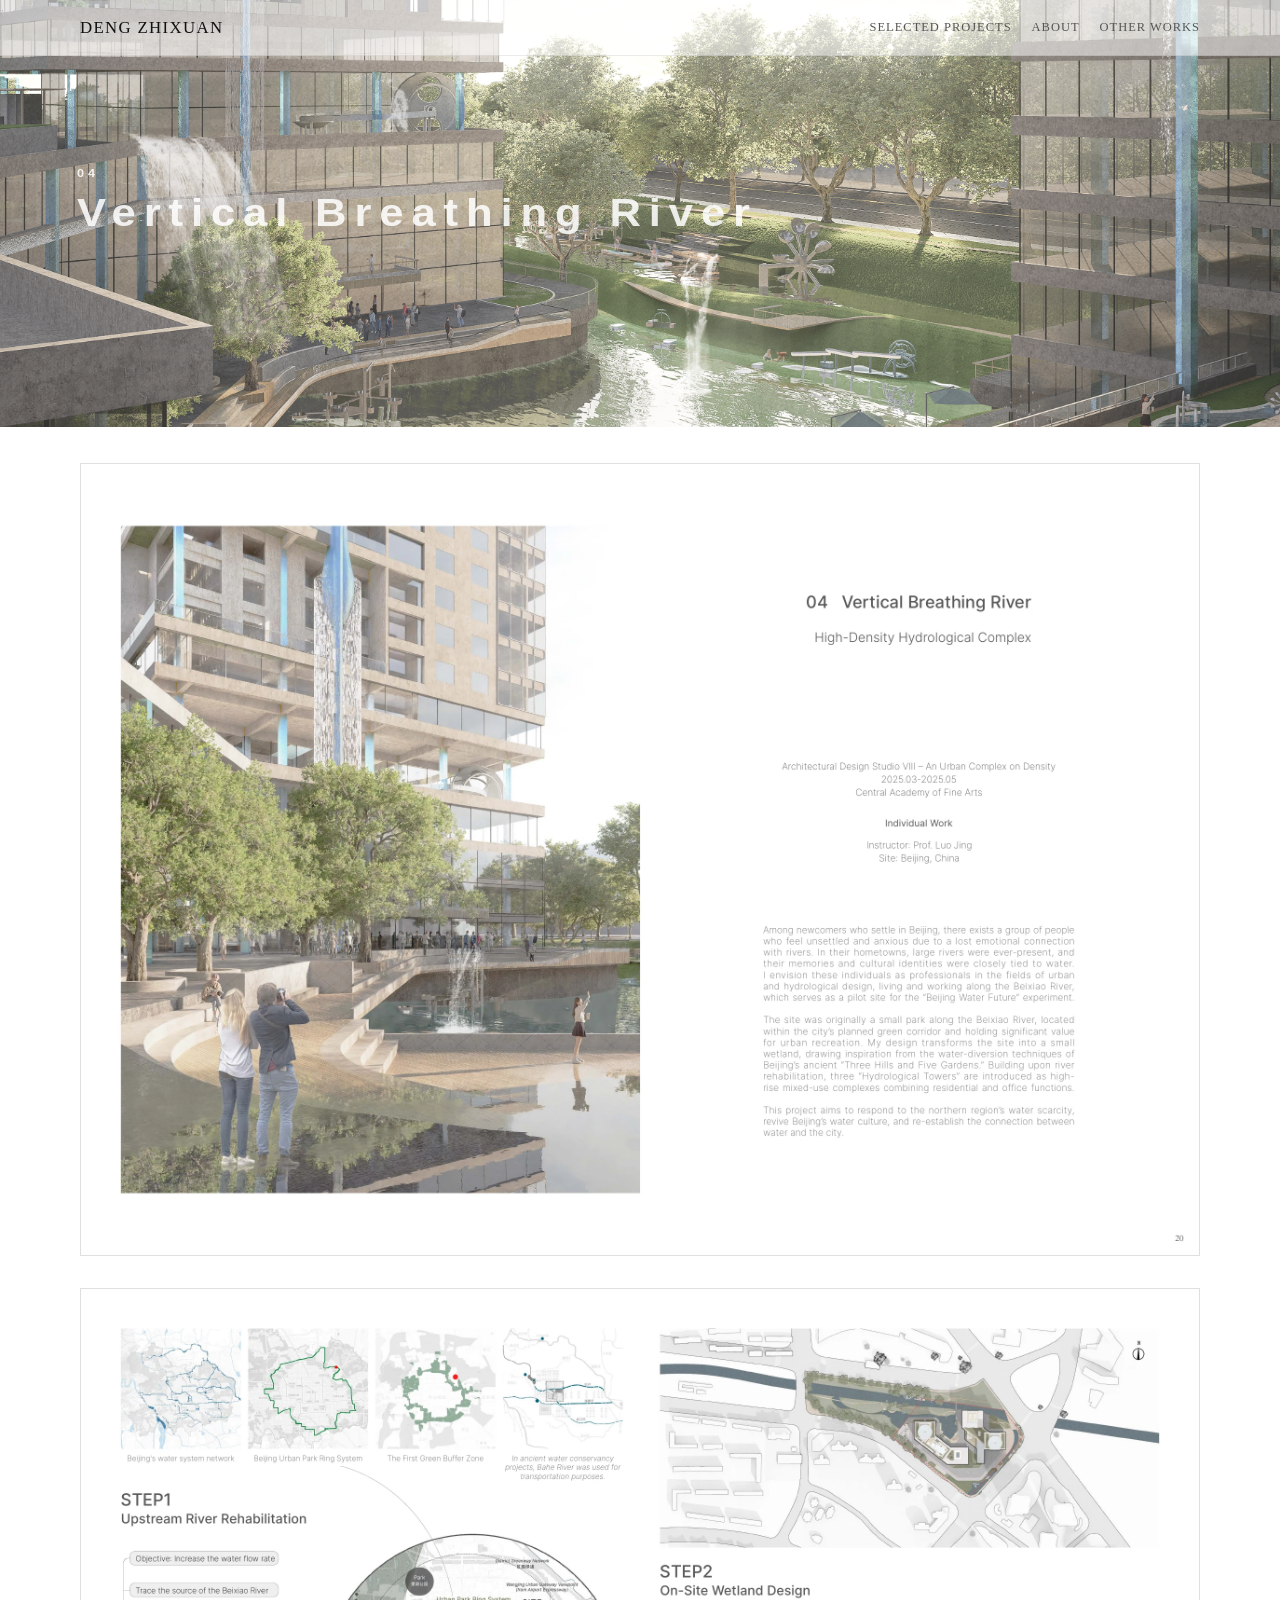
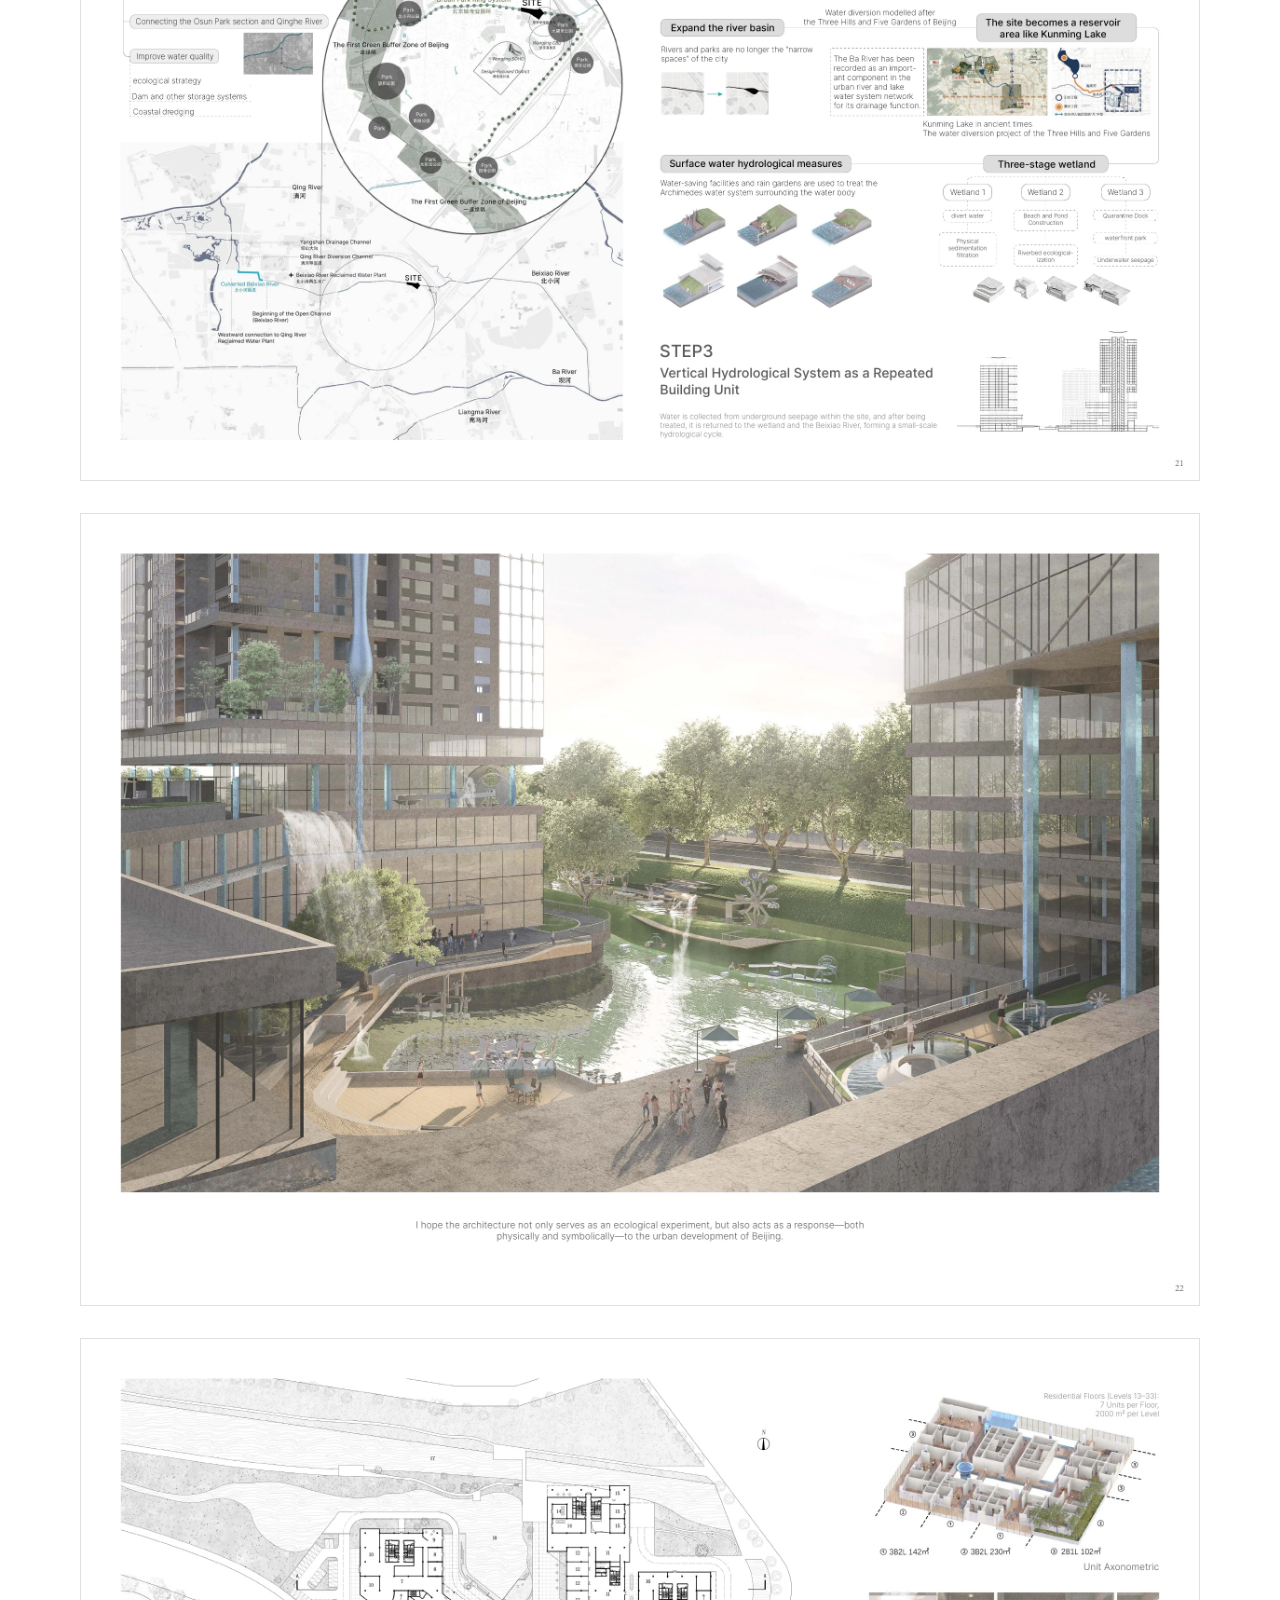
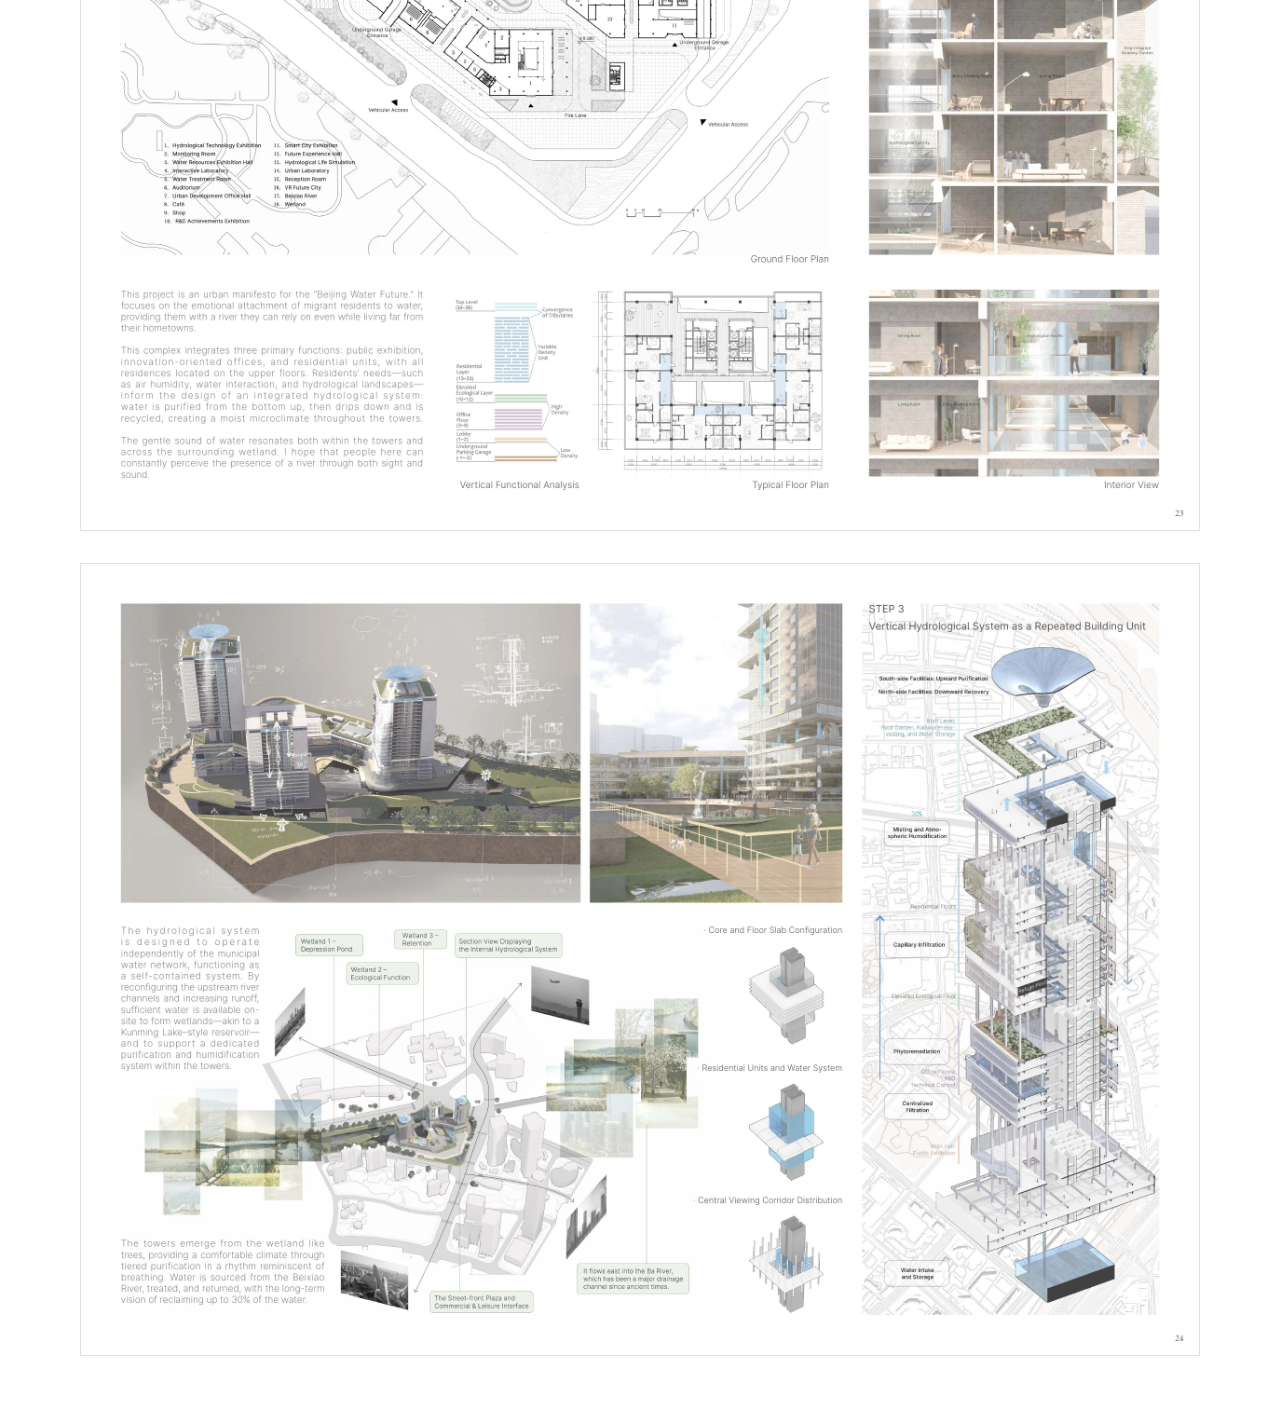
<file: projects/04-vertical-breathing-river.html>
<!DOCTYPE html>
<html lang="en">
  <head>
    <meta charset="utf-8" />
    <meta name="viewport" content="width=device-width, initial-scale=1" />
    <title>04 Vertical Breathing River — Zhixuan Deng</title>
    <link rel="stylesheet" href="../css/styles.css" />
  </head>
  <body class="page-project">
    <header class="site-header">
      <div class="wrap header-inner">
        <a class="site-mark" href="../index.html">DENG ZHIXUAN</a>
        <nav class="site-nav" aria-label="Primary">
          <a href="../index.html#selected-projects">Selected Projects</a>
          <a href="../index.html#about">About</a>
          <a href="../index.html#other-work">Other Works</a>
        </nav>
      </div>
    </header>
    <main>
      <section class="project-hero">
        <div class="project-hero-media">
          <img src="../assets/projects/banners/04.webp" alt="" />
        </div>
        <div class="project-hero-copy">
          <p class="section-label">04</p>
          <h1>Vertical Breathing River</h1>
        </div>
      </section>
      <div class="wrap">
        <div class="project-sheets">
          <img src="../assets/portfolio/page-20.webp" alt="Vertical Breathing River, page 1" />
          <img src="../assets/portfolio/page-21.webp" alt="Vertical Breathing River, page 2" />
          <img src="../assets/portfolio/page-22.webp" alt="Vertical Breathing River, page 3" />
          <img src="../assets/portfolio/page-23.webp" alt="Vertical Breathing River, page 4" />
          <img src="../assets/portfolio/page-24.webp" alt="Vertical Breathing River, page 5" />
        </div>
      </div>
    </main>
  </body>
</html>
</file>
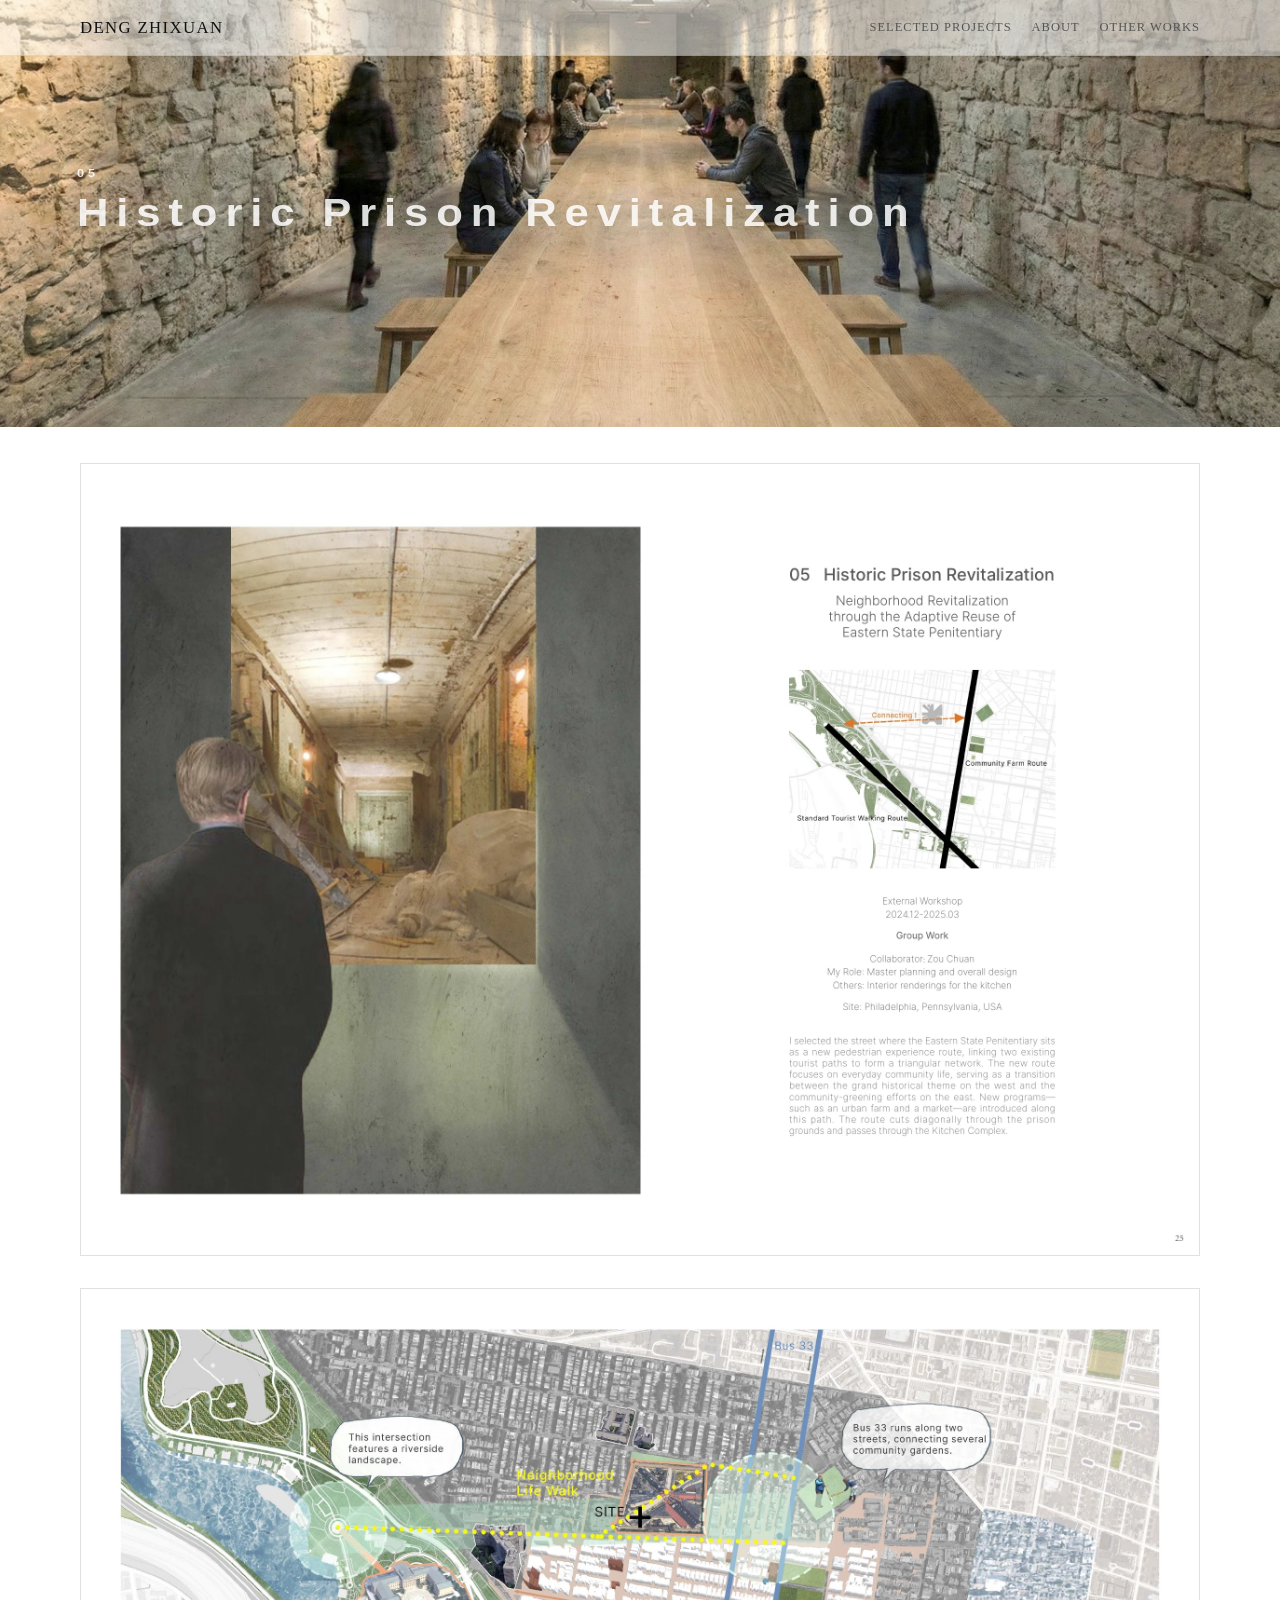
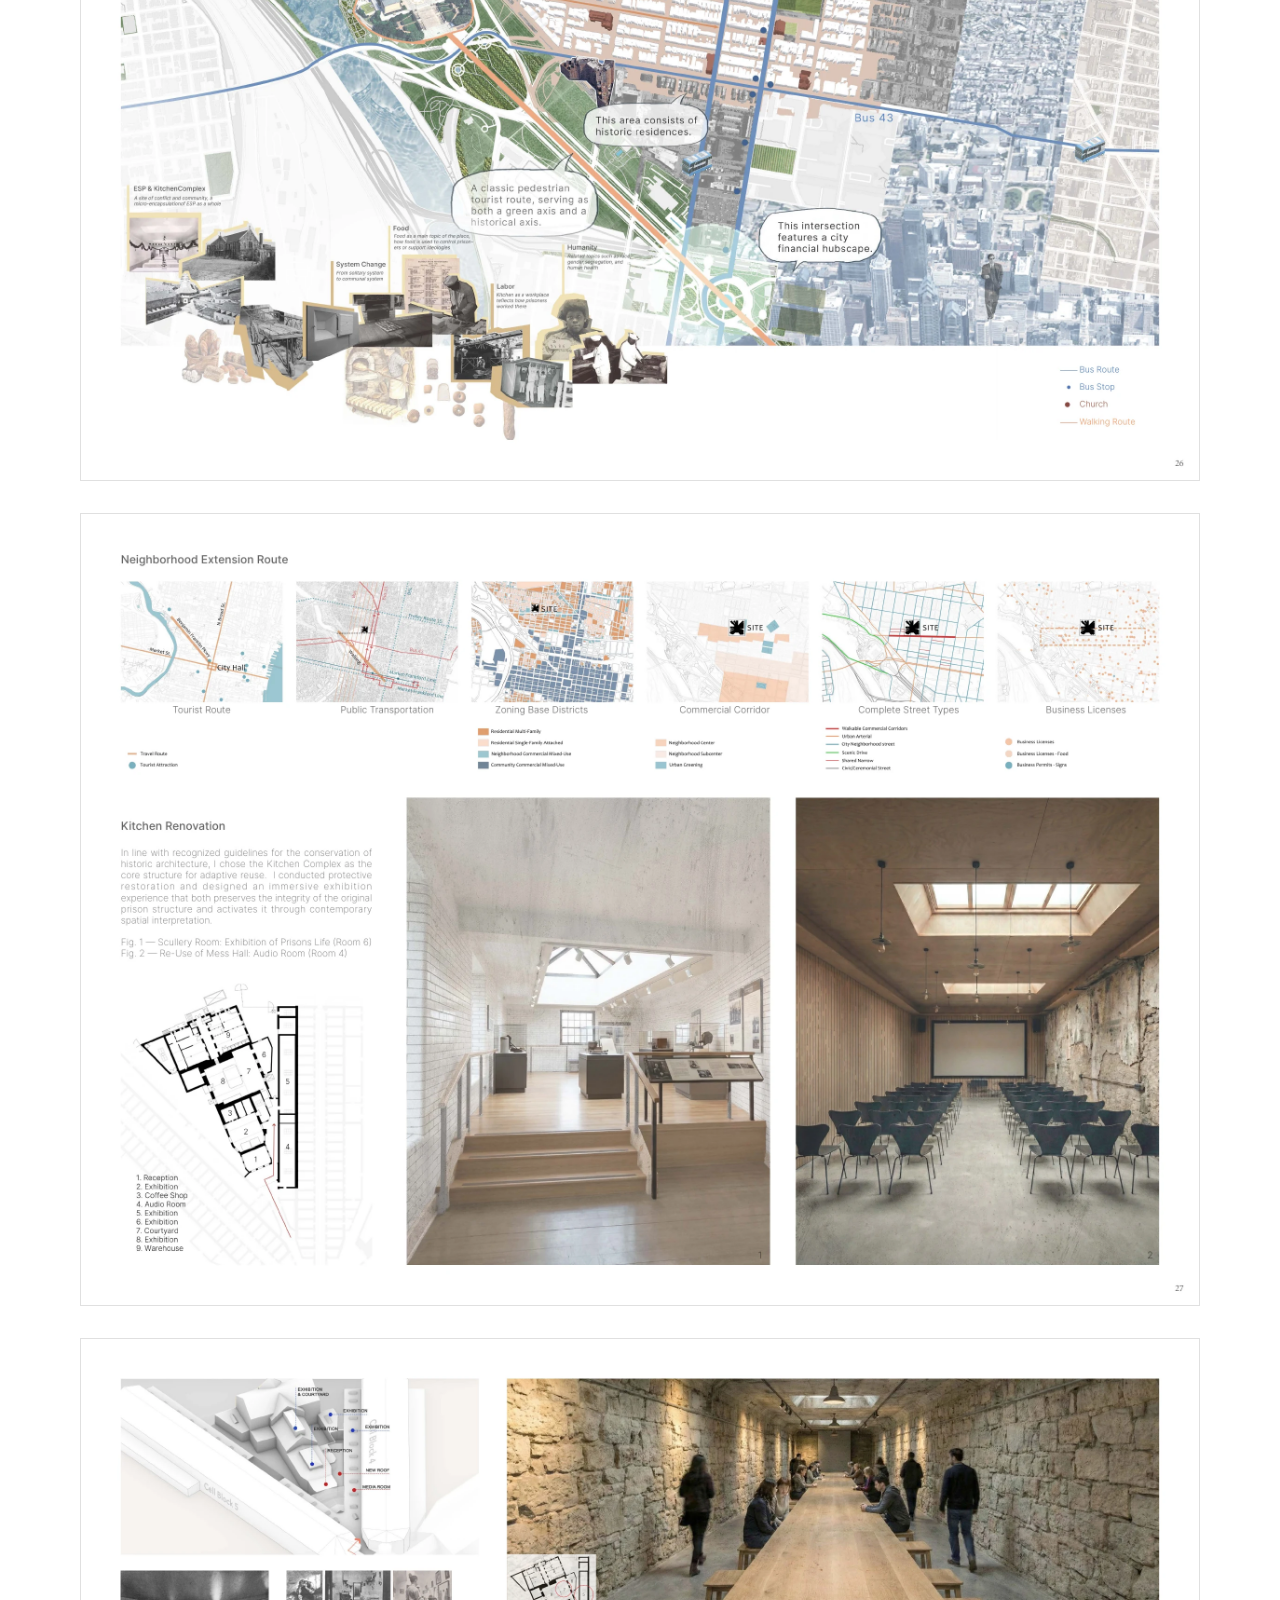
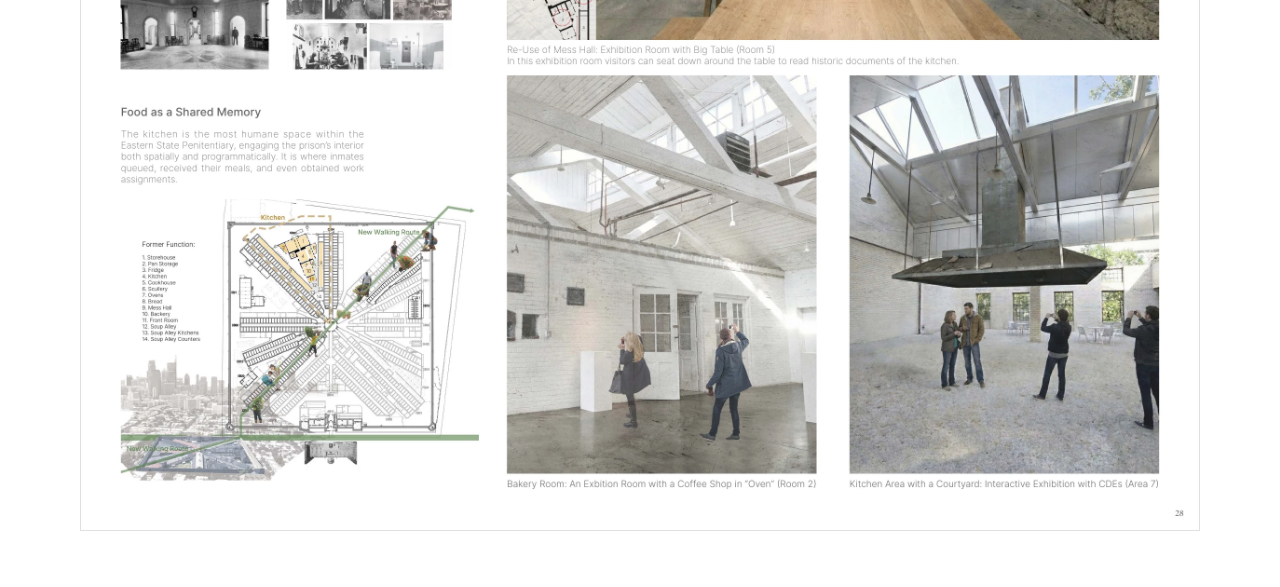
<file: projects/05-historic-prison-revitalization.html>
<!DOCTYPE html>
<html lang="en">
  <head>
    <meta charset="utf-8" />
    <meta name="viewport" content="width=device-width, initial-scale=1" />
    <title>05 Historic Prison Revitalization — Zhixuan Deng</title>
    <link rel="stylesheet" href="../css/styles.css" />
  </head>
  <body class="page-project">
    <header class="site-header">
      <div class="wrap header-inner">
        <a class="site-mark" href="../index.html">DENG ZHIXUAN</a>
        <nav class="site-nav" aria-label="Primary">
          <a href="../index.html#selected-projects">Selected Projects</a>
          <a href="../index.html#about">About</a>
          <a href="../index.html#other-work">Other Works</a>
        </nav>
      </div>
    </header>
    <main>
      <section class="project-hero">
        <div class="project-hero-media">
          <img src="../assets/projects/banners/05.webp" alt="" />
        </div>
        <div class="project-hero-copy">
          <p class="section-label">05</p>
          <h1>Historic Prison Revitalization</h1>
        </div>
      </section>
      <div class="wrap">
        <div class="project-sheets">
          <img src="../assets/portfolio/page-25.webp" alt="Historic Prison Revitalization, page 1" />
          <img src="../assets/portfolio/page-26.webp" alt="Historic Prison Revitalization, page 2" />
          <img src="../assets/portfolio/page-27.webp" alt="Historic Prison Revitalization, page 3" />
          <img src="../assets/portfolio/page-28.webp" alt="Historic Prison Revitalization, page 4" />
        </div>
      </div>
    </main>
  </body>
</html>
</file>
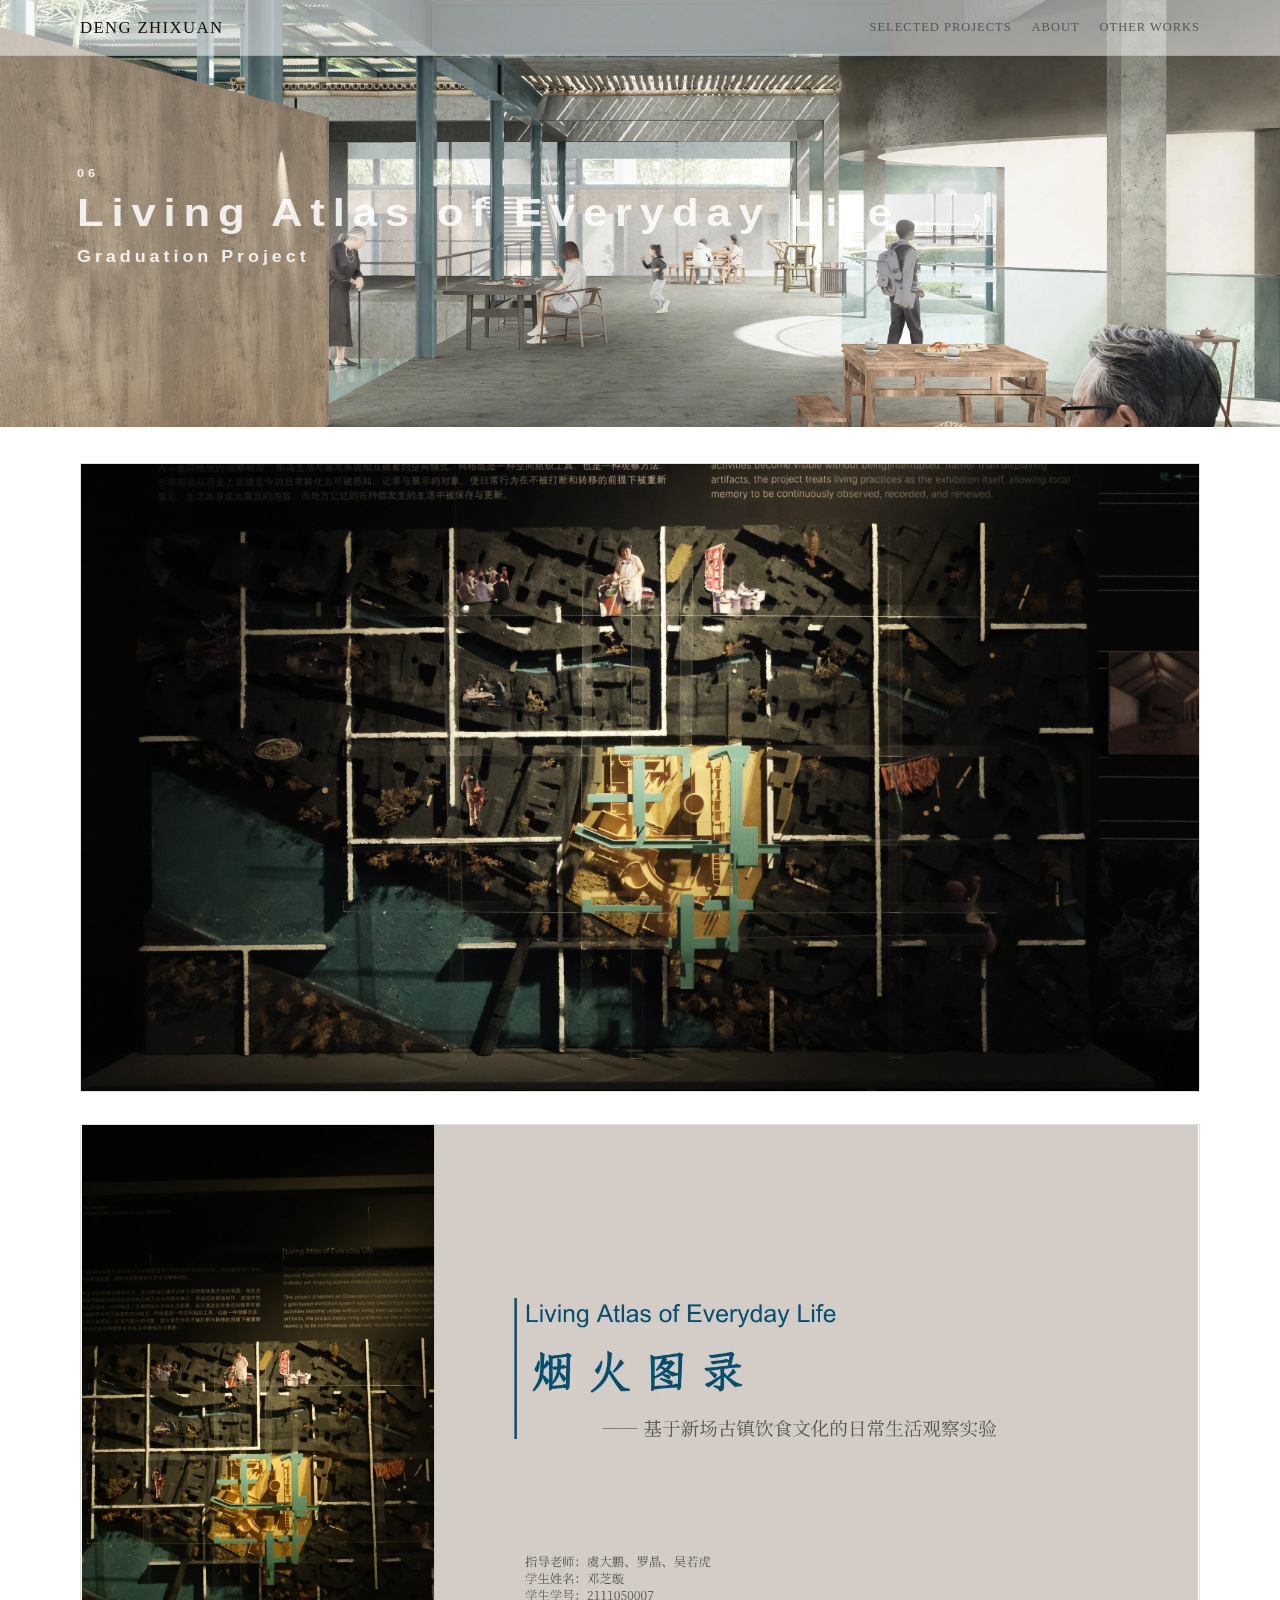
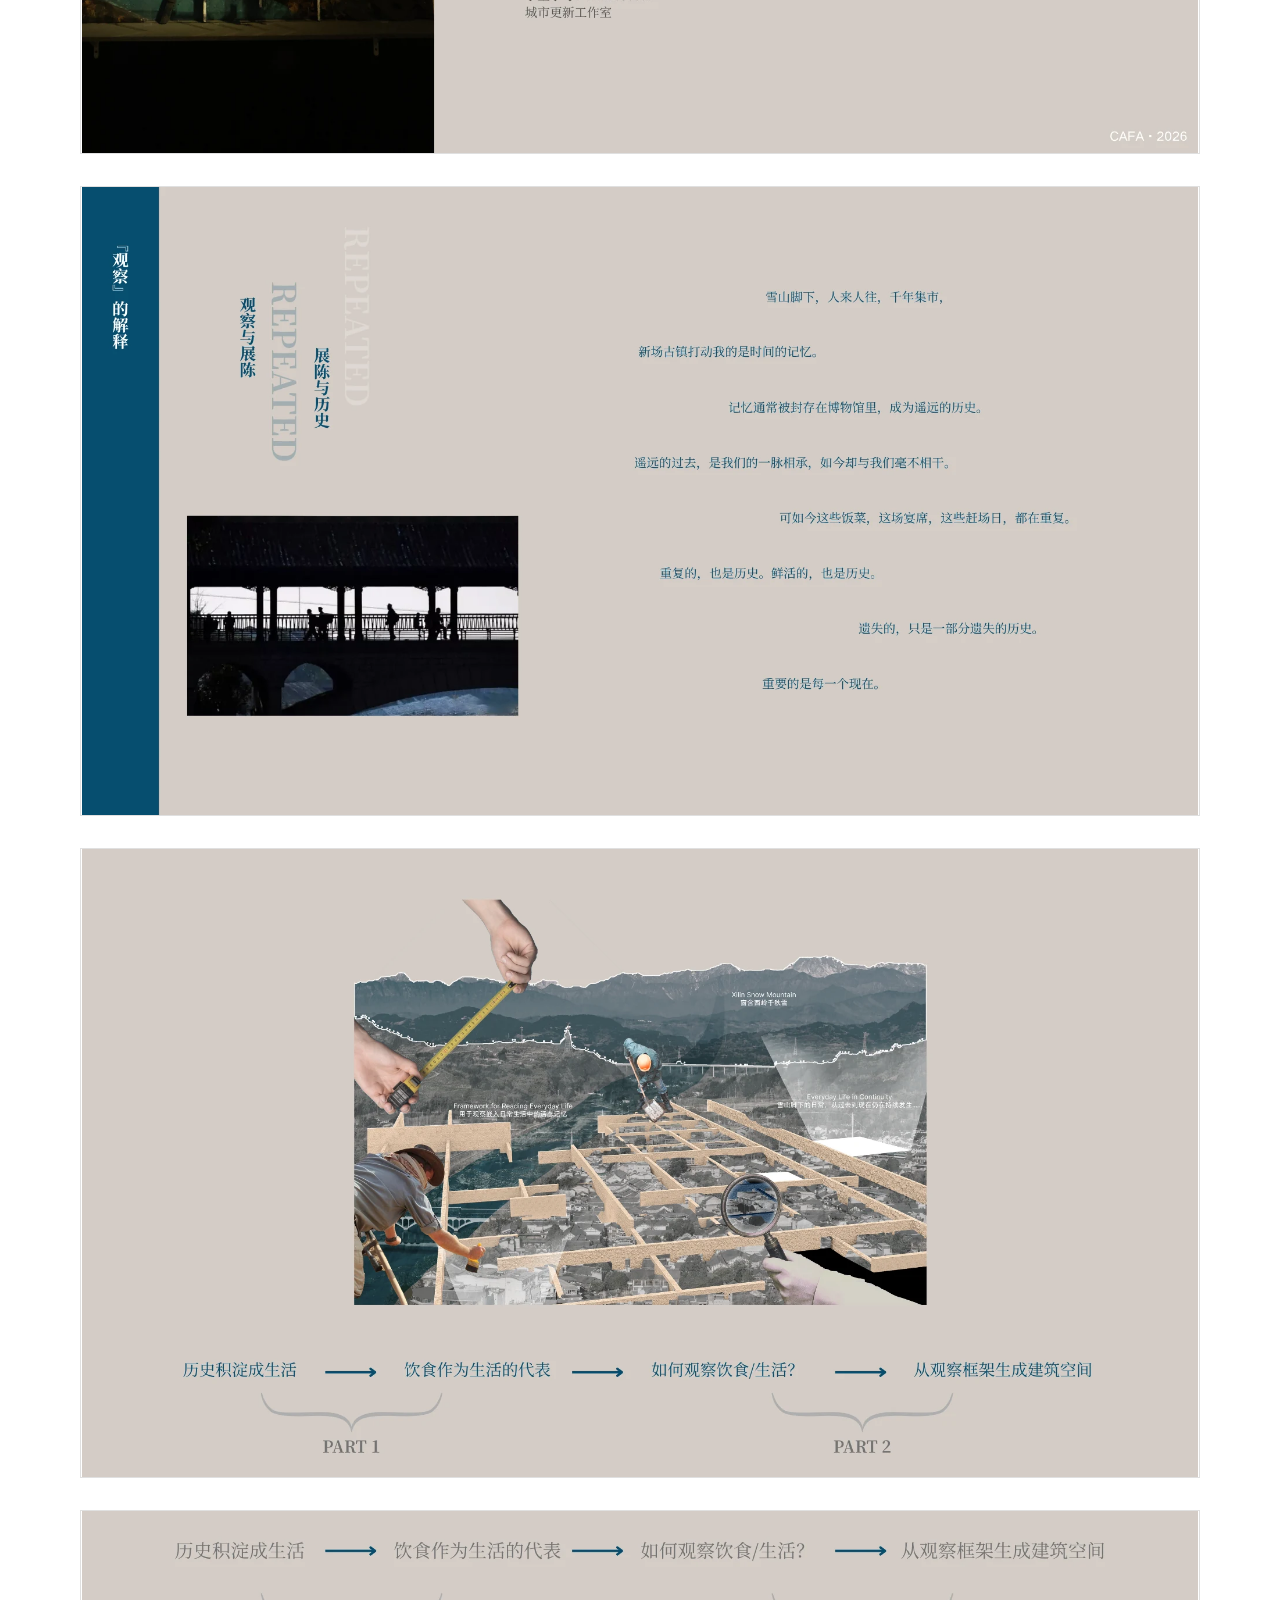
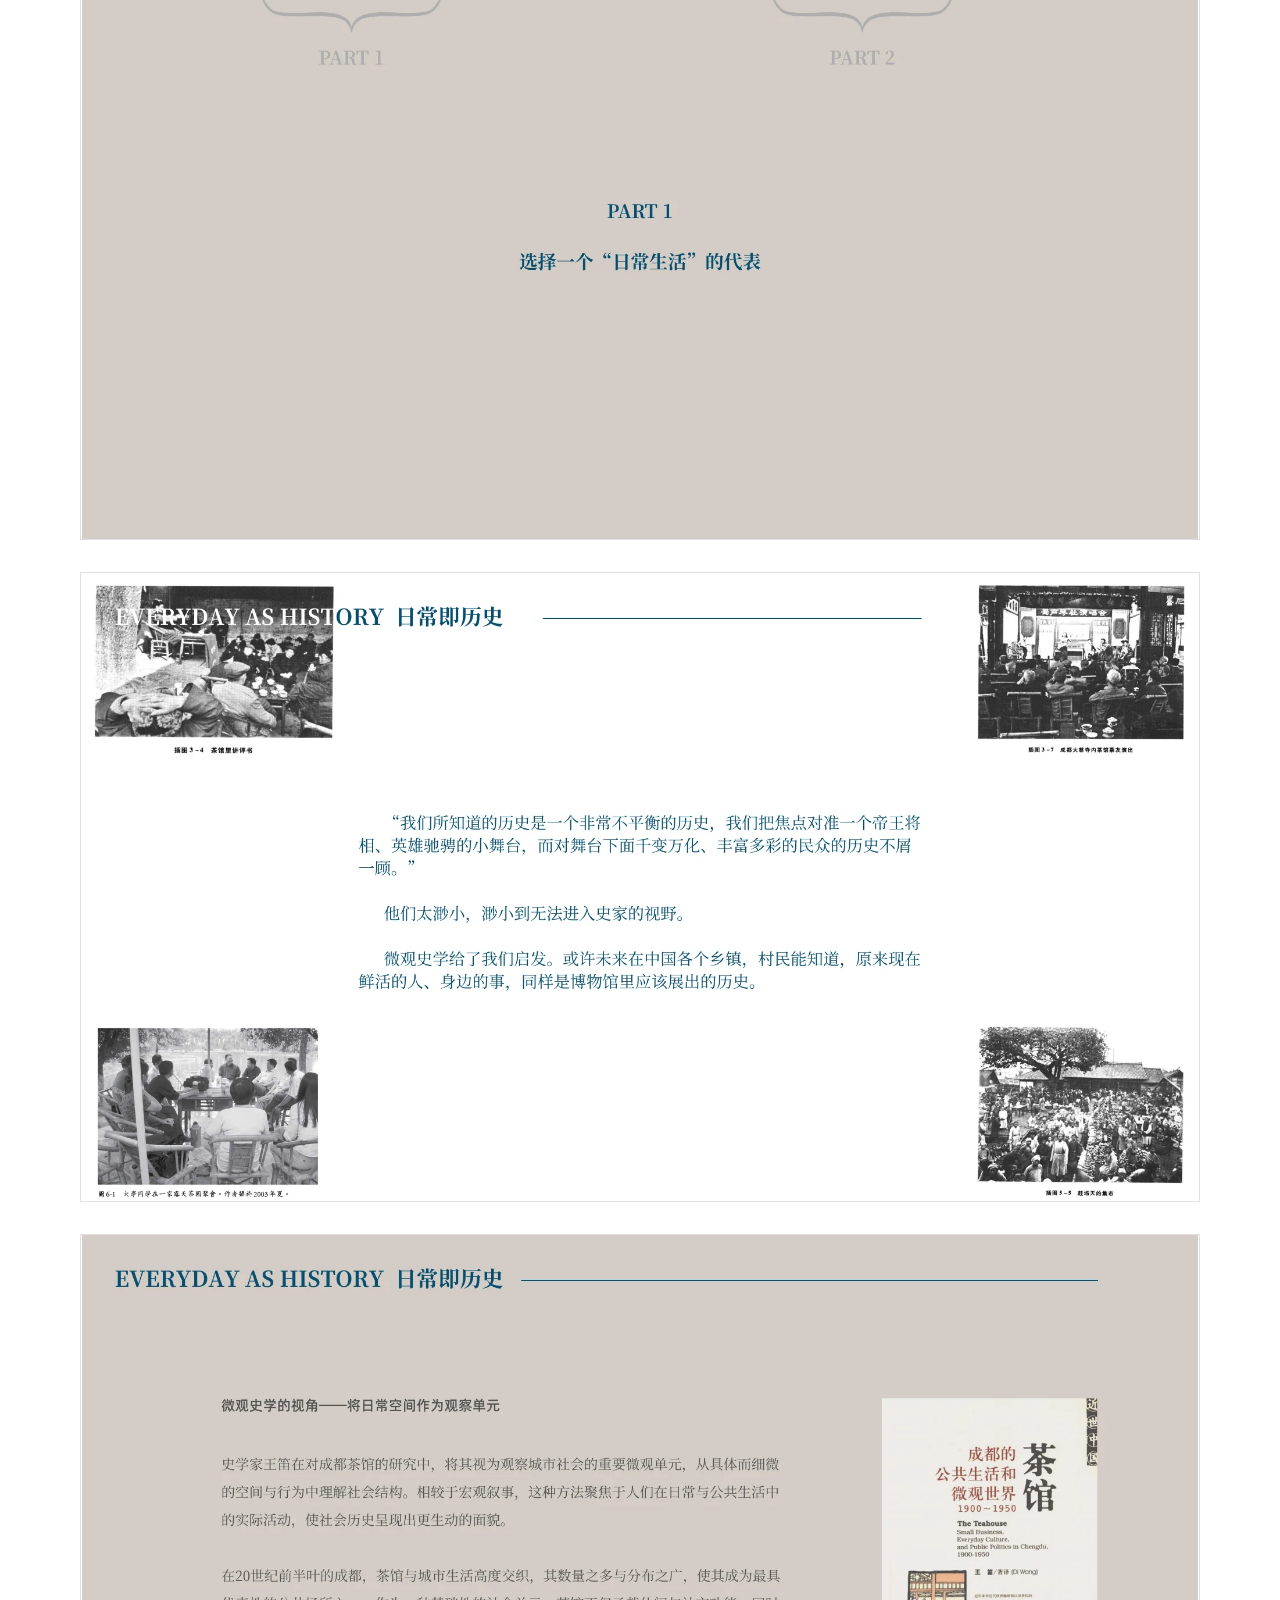
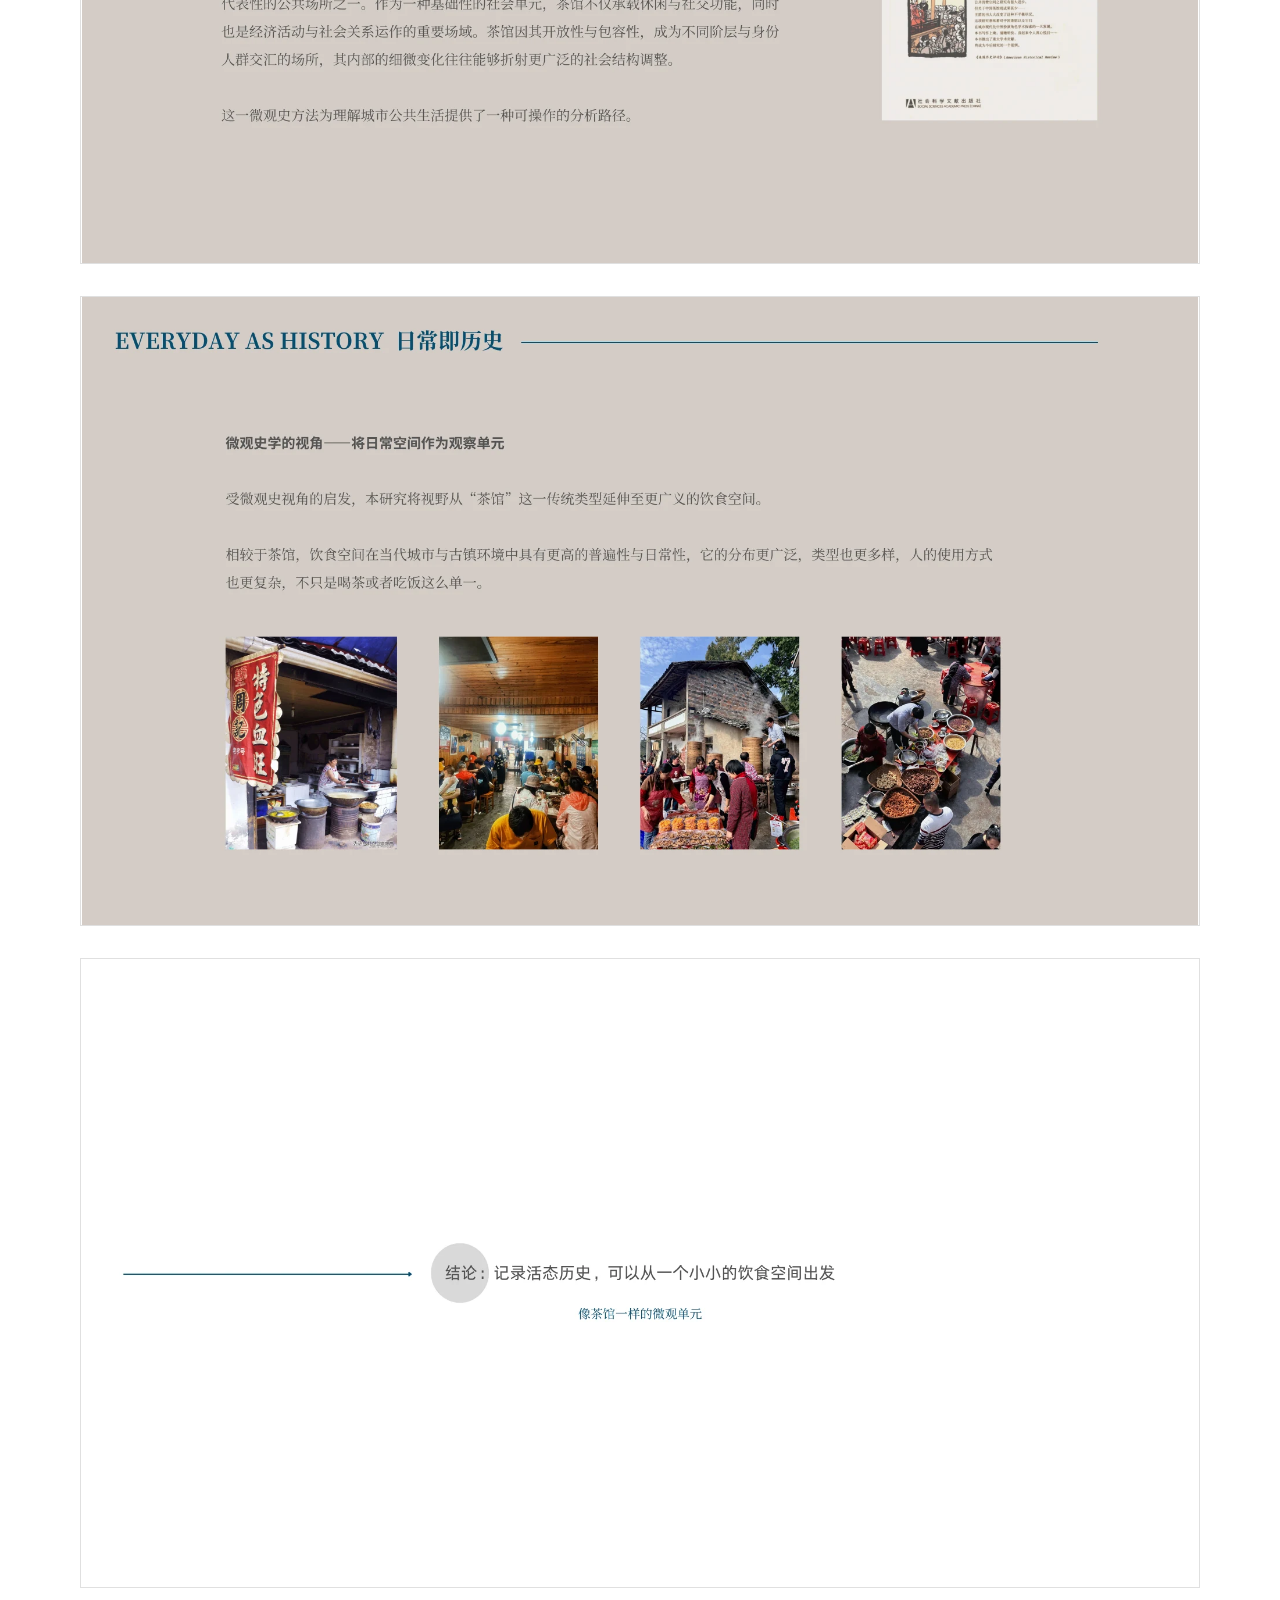
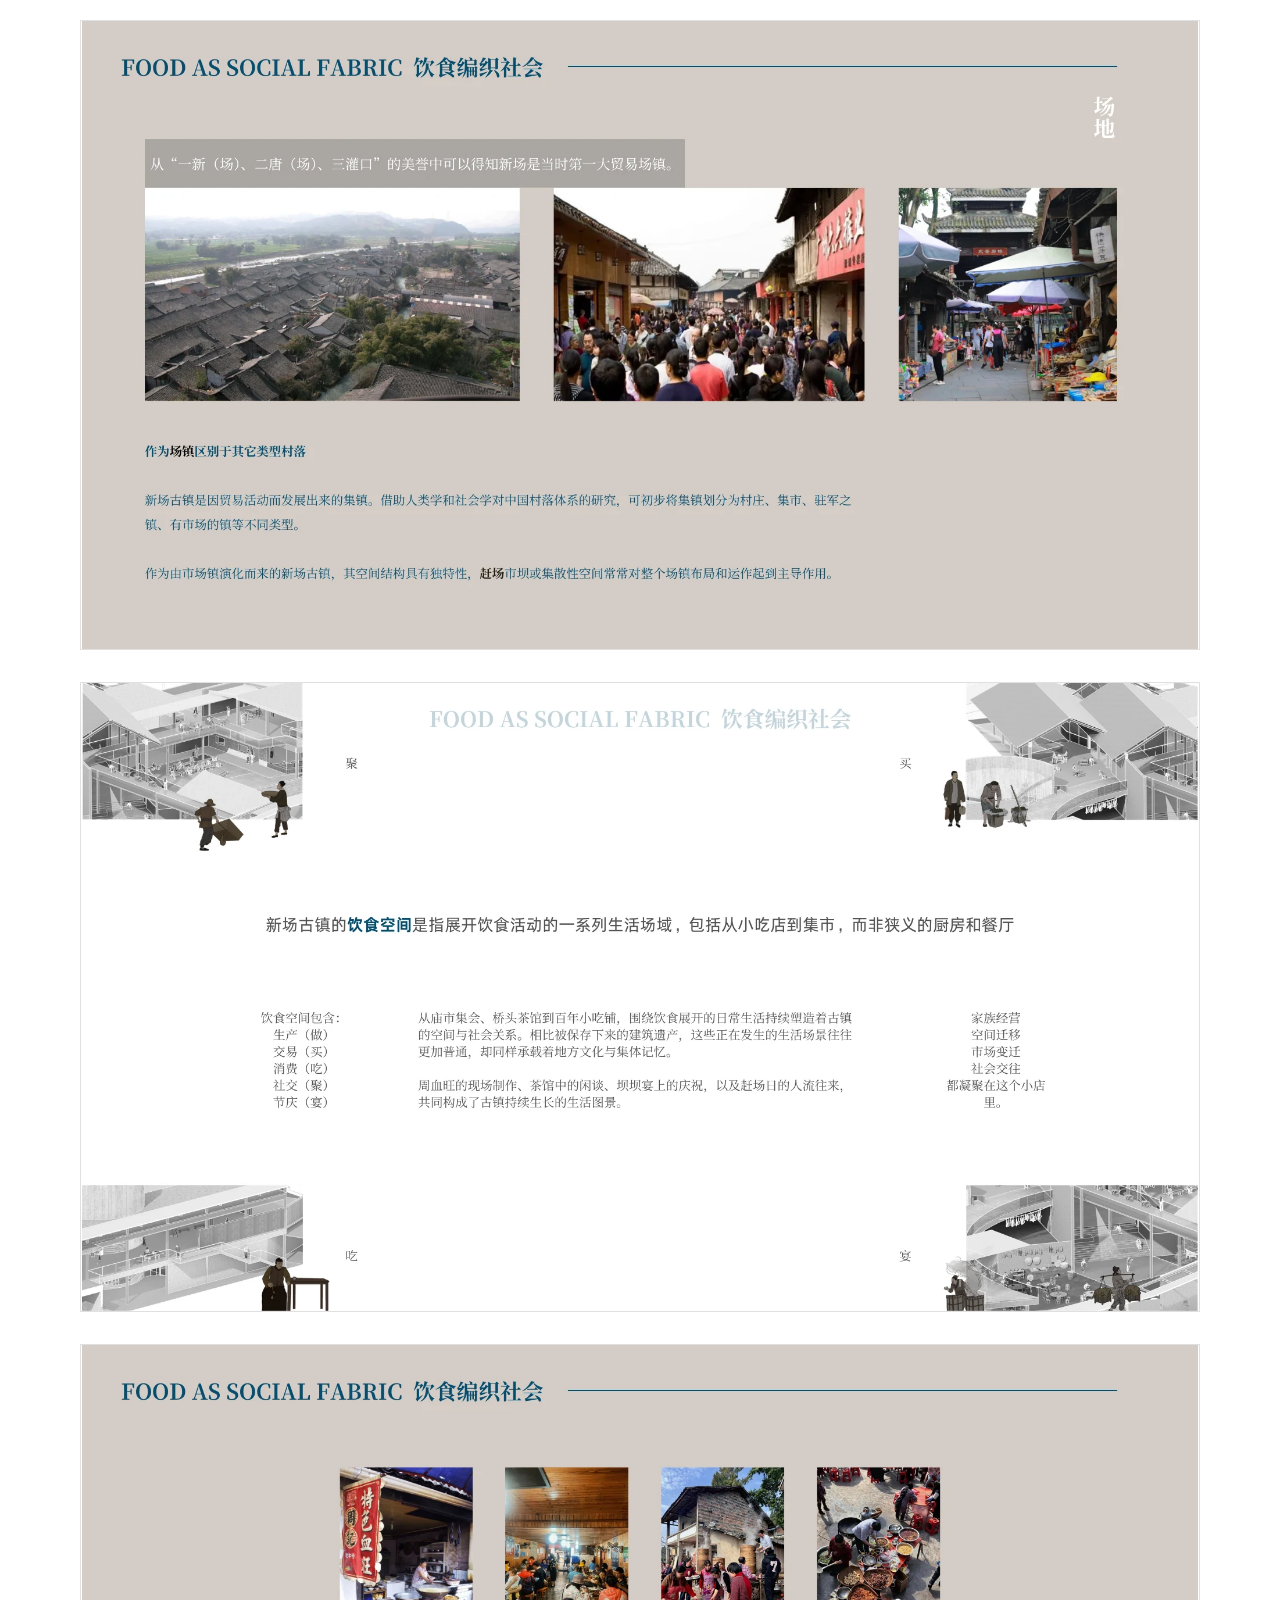
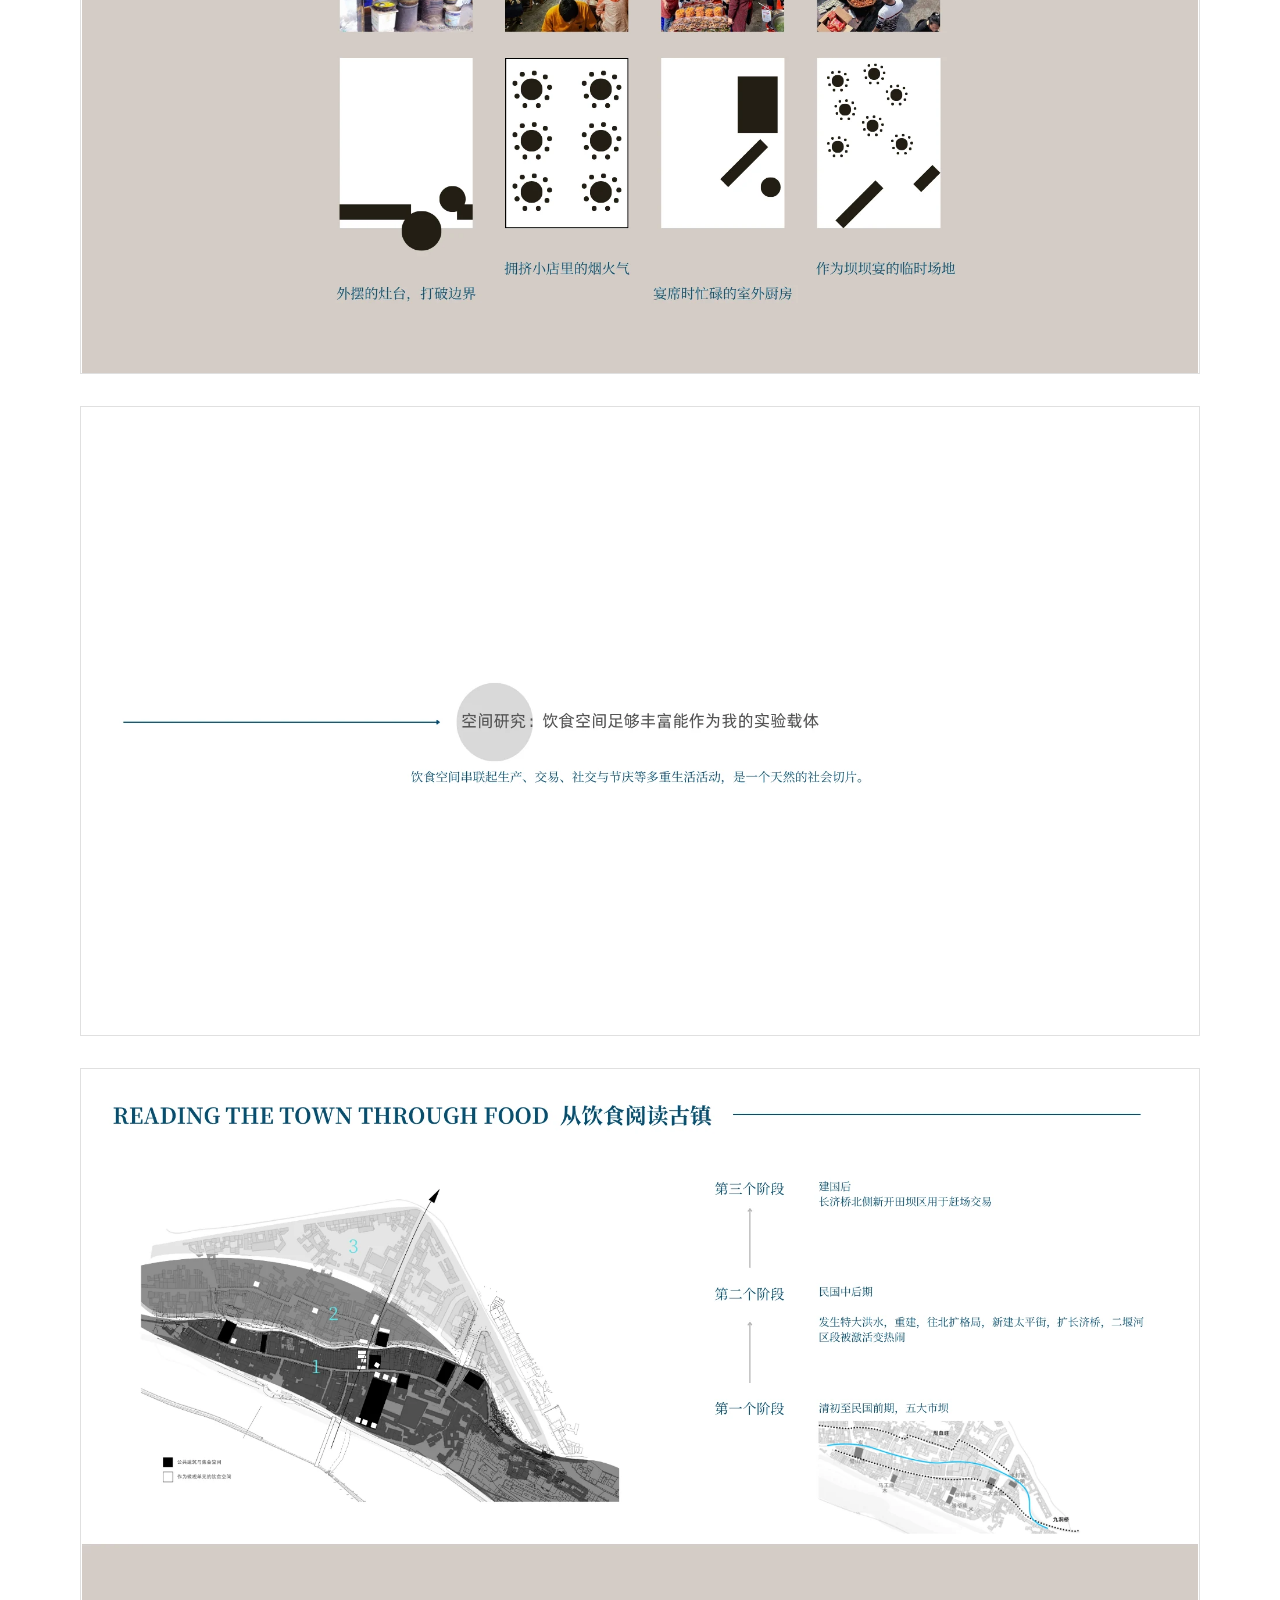
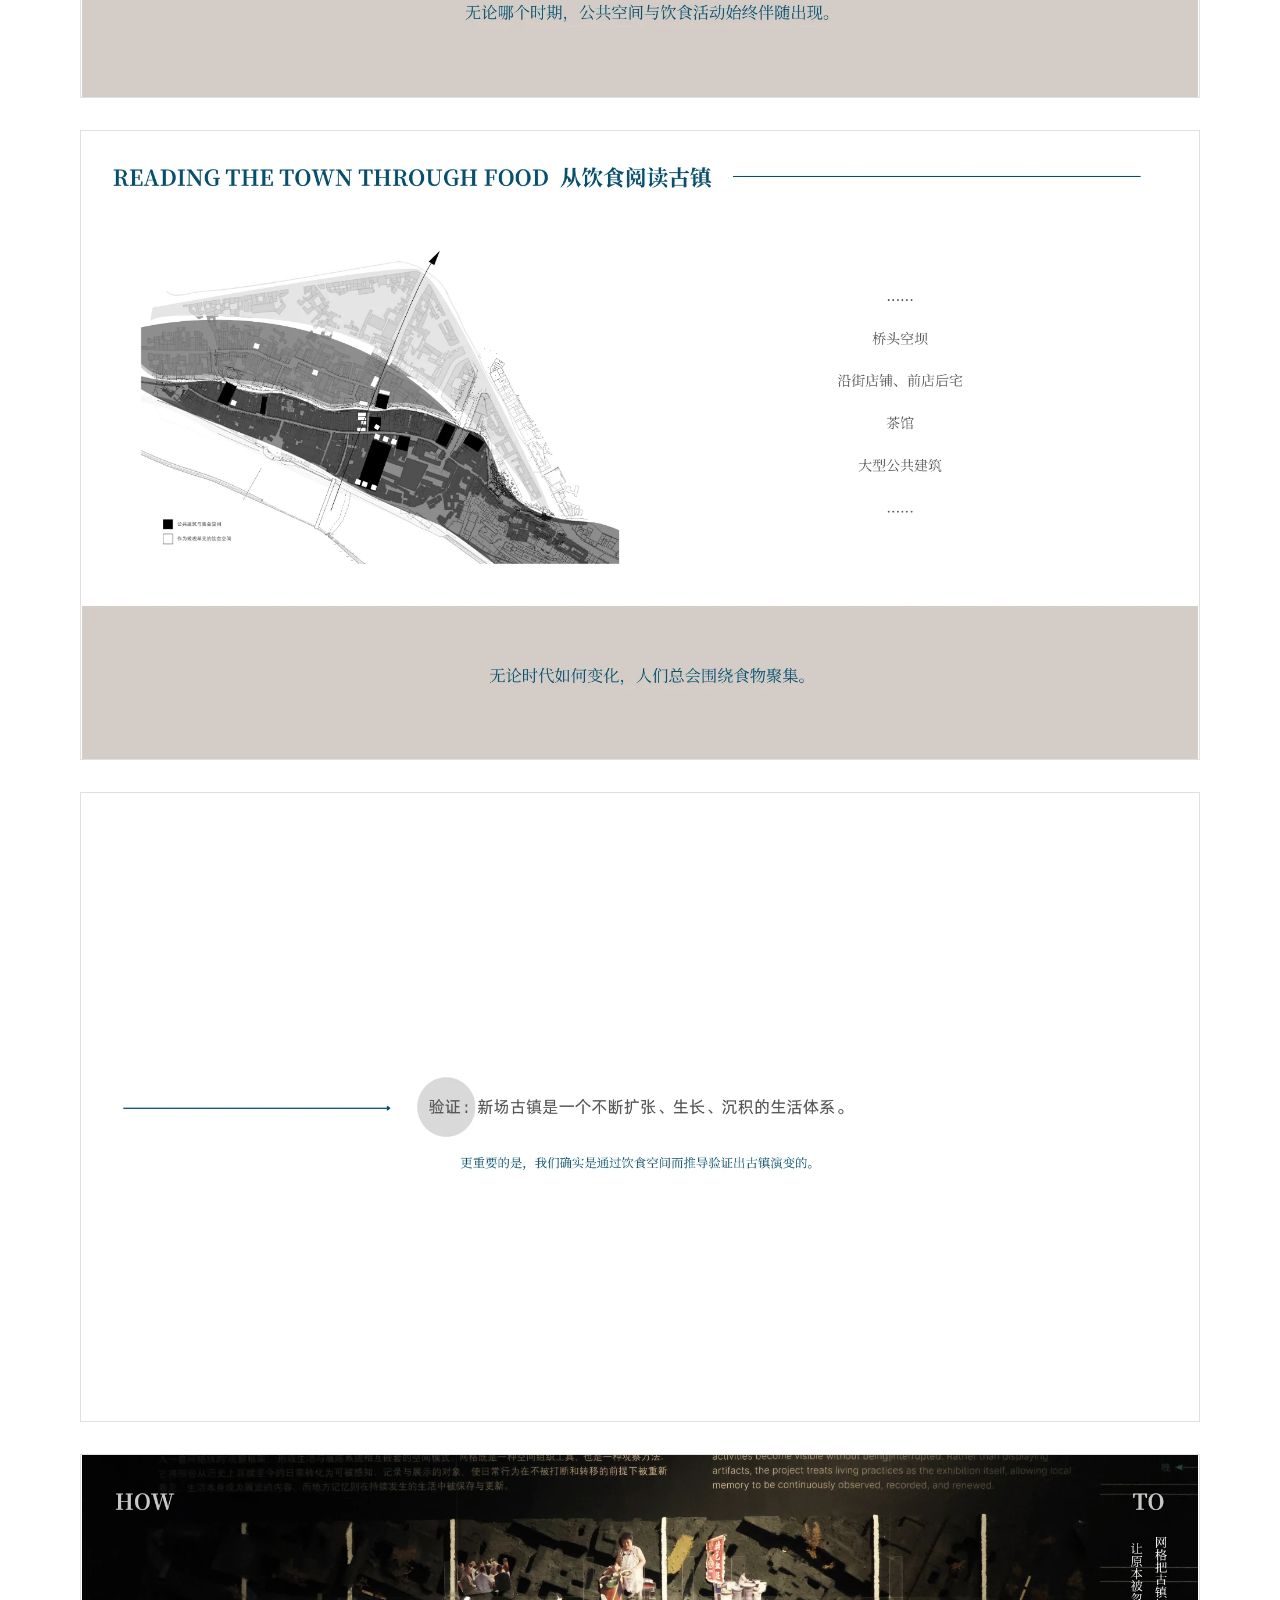
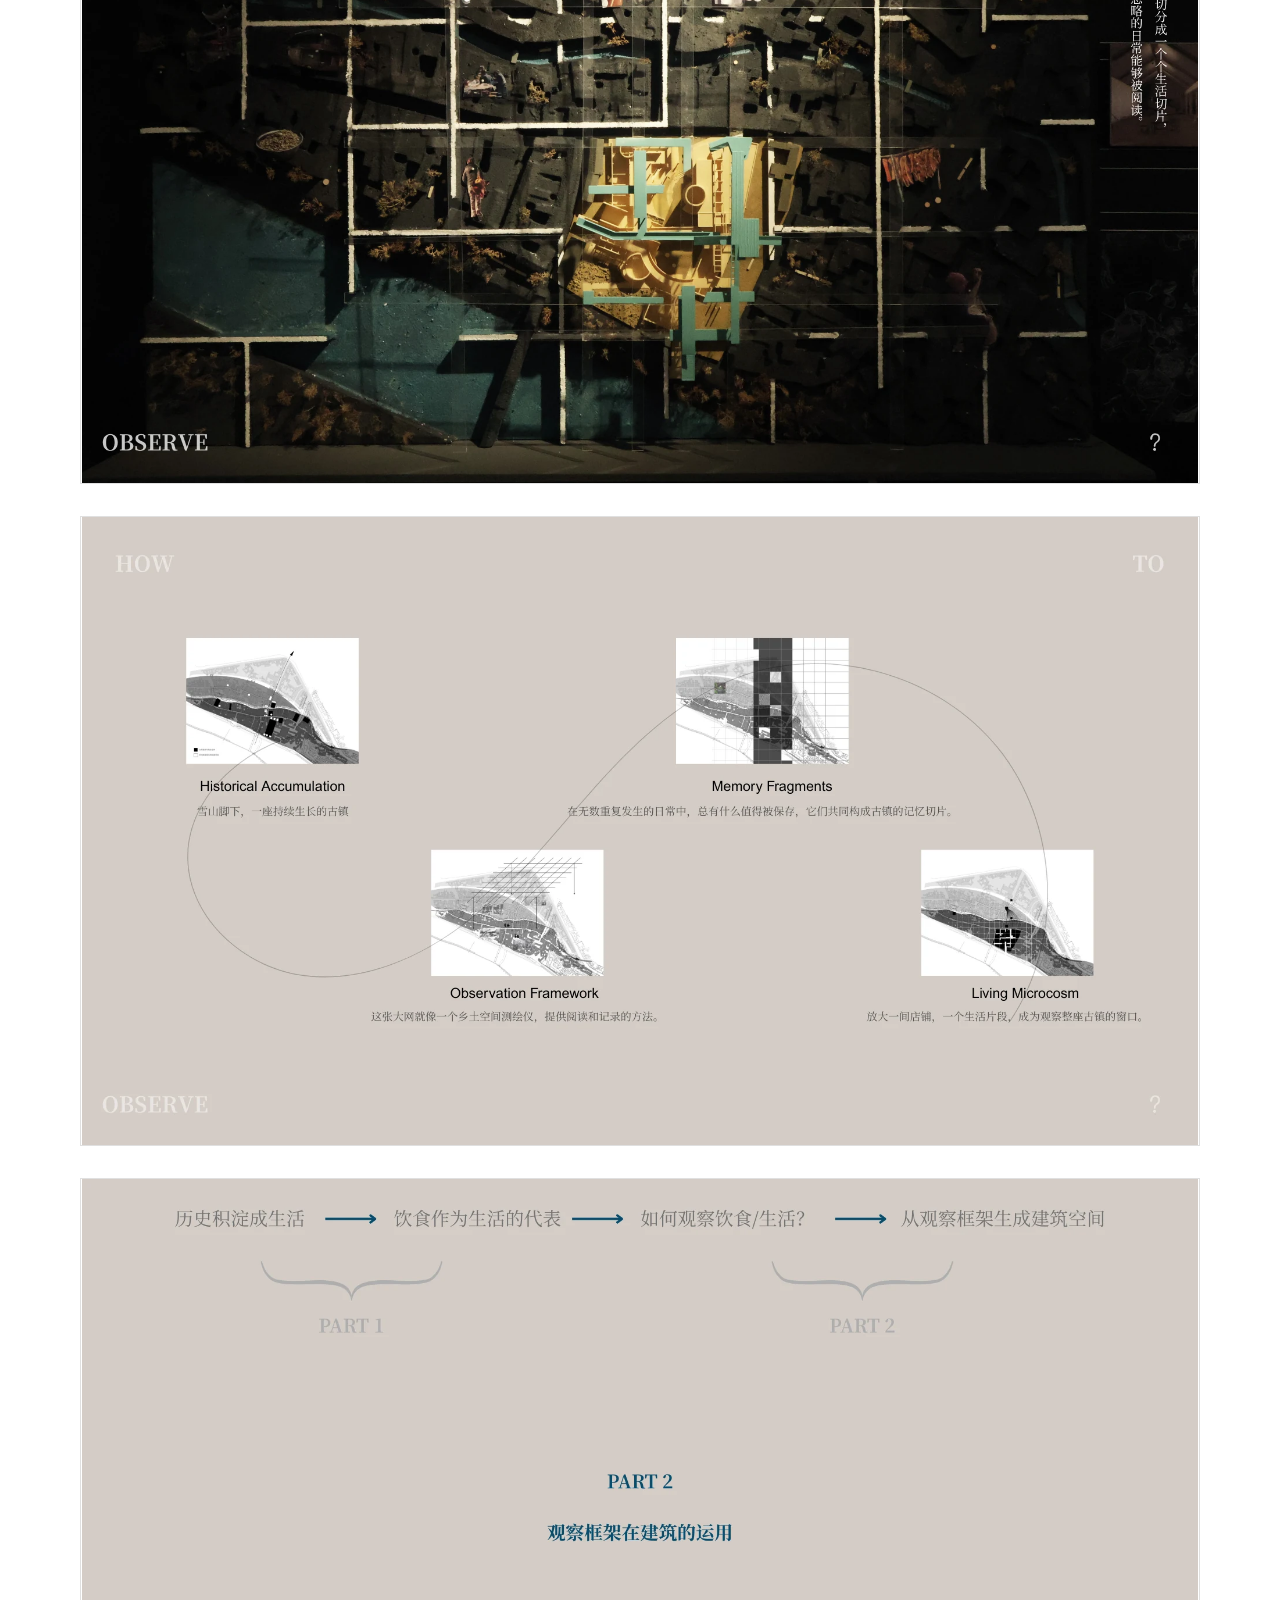
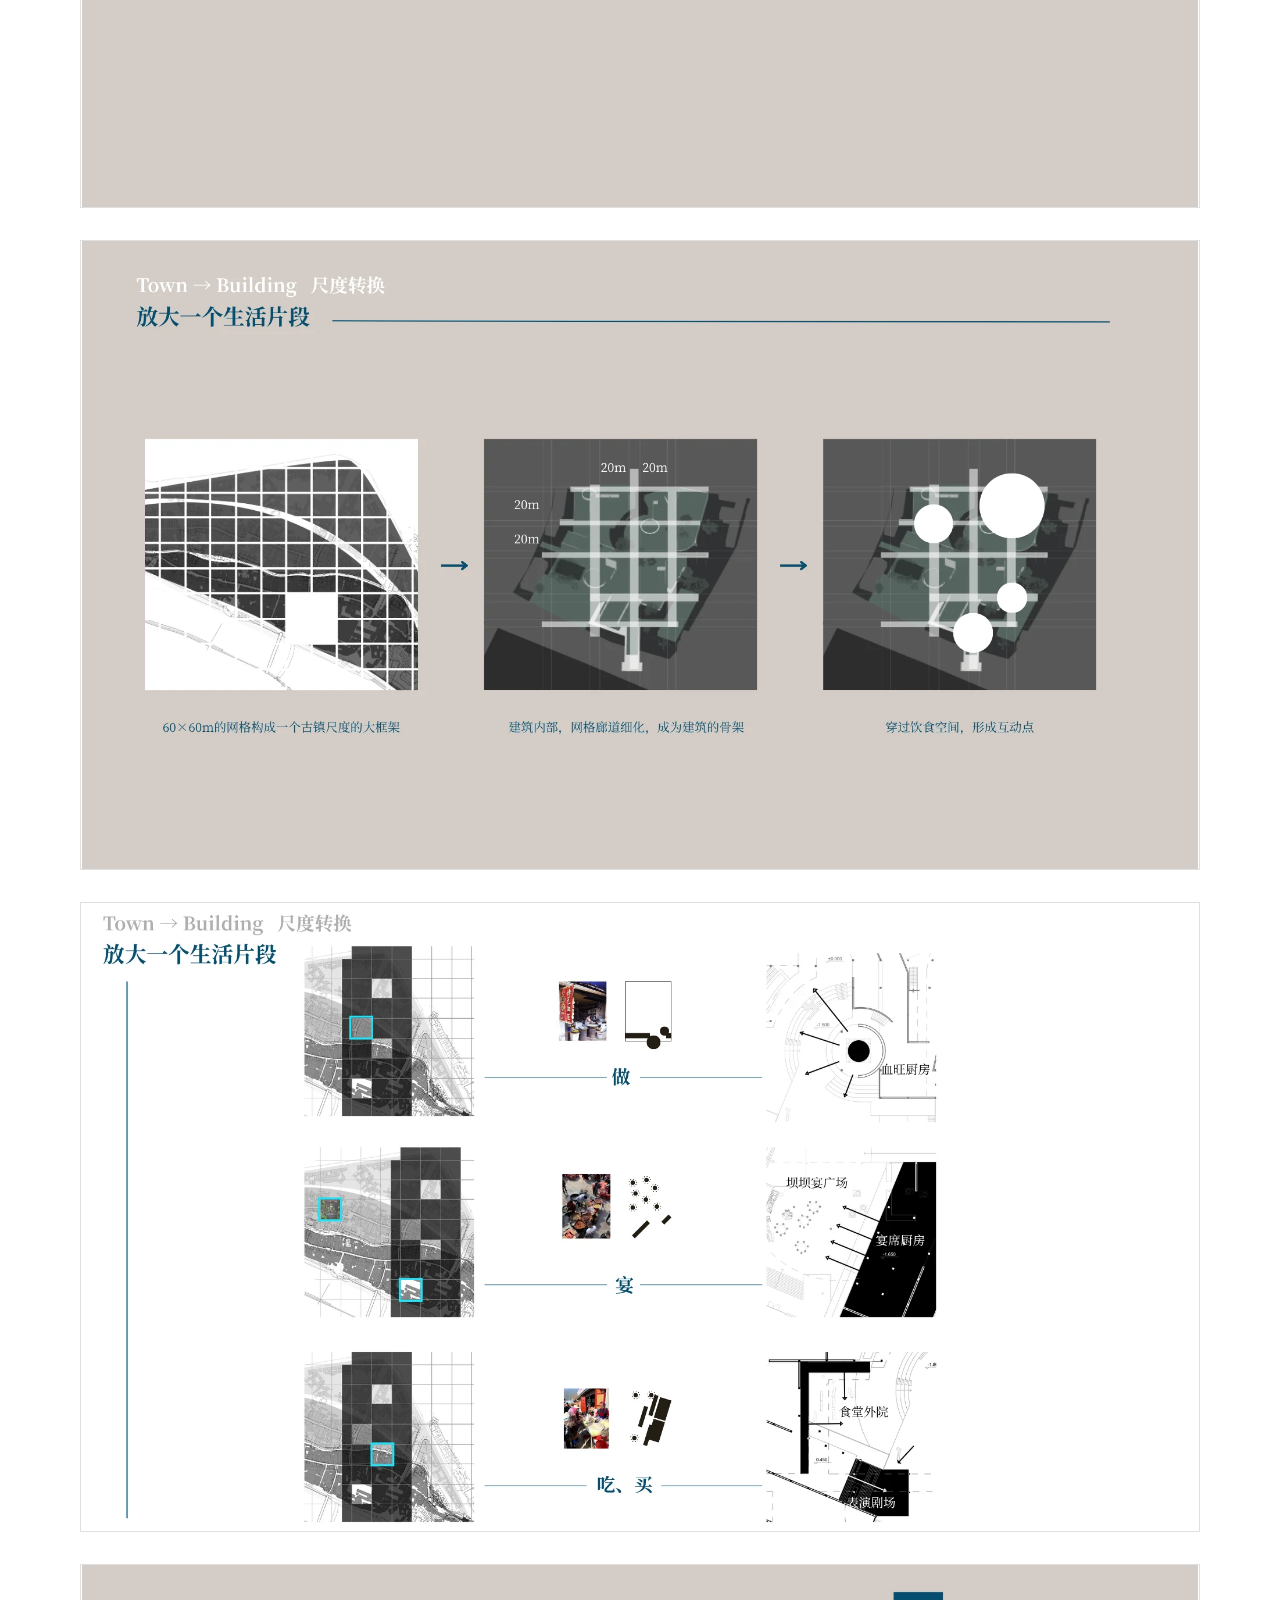
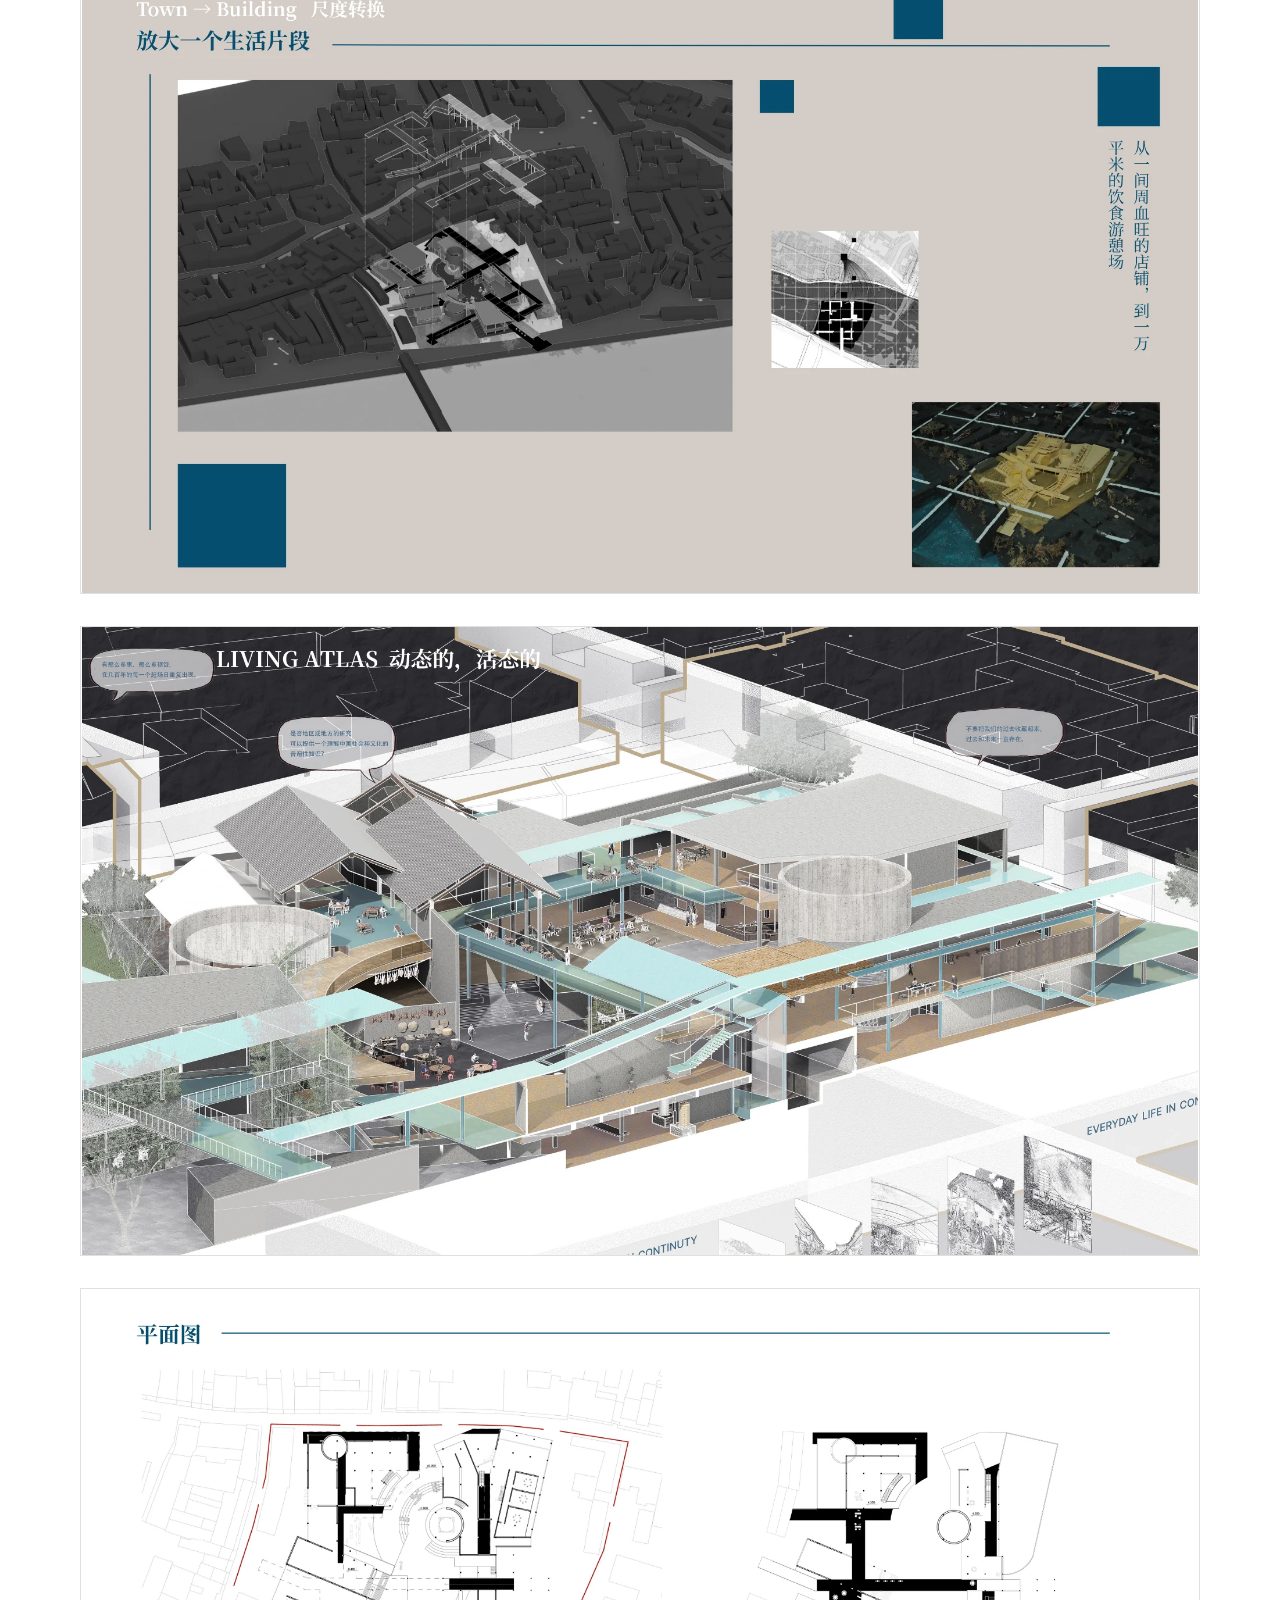
<file: projects/06-graduation-project.html>
<!DOCTYPE html>
<html lang="en">
  <head>
    <meta charset="utf-8" />
    <meta name="viewport" content="width=device-width, initial-scale=1" />
    <title>06 Living Atlas of Everyday Life — Zhixuan Deng</title>
    <link rel="stylesheet" href="../css/styles.css" />
  </head>
  <body class="page-project">
    <header class="site-header">
      <div class="wrap header-inner">
        <a class="site-mark" href="../index.html">DENG ZHIXUAN</a>
        <nav class="site-nav" aria-label="Primary">
          <a href="../index.html#selected-projects">Selected Projects</a>
          <a href="../index.html#about">About</a>
          <a href="../index.html#other-work">Other Works</a>
        </nav>
      </div>
    </header>
    <main>
      <section class="project-hero">
        <div class="project-hero-media">
          <img src="../assets/projects/banners/06.webp" alt="" />
        </div>
        <div class="project-hero-copy">
          <p class="section-label">06</p>
          <h1>Living Atlas of Everyday Life</h1>
          <p class="project-hero-sub">Graduation Project</p>
        </div>
      </section>
      <div class="wrap">
        <div class="project-sheets">
          <img src="../assets/projects/06-cover.jpg" alt="Living Atlas of Everyday Life" />
          <img
            class="project-sheet-ppt"
            src="../assets/portfolio/project06/page-01.webp"
            alt="Living Atlas of Everyday Life, page 1"
            width="1920"
            height="1080"
          />
          <img
            class="project-sheet-ppt"
            src="../assets/portfolio/project06/page-02.webp"
            alt="Living Atlas of Everyday Life, page 2"
            width="1920"
            height="1080"
            loading="lazy"
          />
          <img
            class="project-sheet-ppt"
            src="../assets/portfolio/project06/page-03.webp"
            alt="Living Atlas of Everyday Life, page 3"
            width="1920"
            height="1080"
            loading="lazy"
          />
          <img
            class="project-sheet-ppt"
            src="../assets/portfolio/project06/page-04.webp"
            alt="Living Atlas of Everyday Life, page 4"
            width="1920"
            height="1080"
            loading="lazy"
          />
          <img
            class="project-sheet-ppt"
            src="../assets/portfolio/project06/page-05.webp"
            alt="Living Atlas of Everyday Life, page 5"
            width="1920"
            height="1080"
            loading="lazy"
          />
          <img
            class="project-sheet-ppt"
            src="../assets/portfolio/project06/page-06.webp"
            alt="Living Atlas of Everyday Life, page 6"
            width="1920"
            height="1080"
            loading="lazy"
          />
          <img
            class="project-sheet-ppt"
            src="../assets/portfolio/project06/page-07.webp"
            alt="Living Atlas of Everyday Life, page 7"
            width="1920"
            height="1080"
            loading="lazy"
          />
          <img
            class="project-sheet-ppt"
            src="../assets/portfolio/project06/page-08.webp"
            alt="Living Atlas of Everyday Life, page 8"
            width="1920"
            height="1080"
            loading="lazy"
          />
          <img
            class="project-sheet-ppt"
            src="../assets/portfolio/project06/page-09.webp"
            alt="Living Atlas of Everyday Life, page 9"
            width="1920"
            height="1080"
            loading="lazy"
          />
          <img
            class="project-sheet-ppt"
            src="../assets/portfolio/project06/page-10.webp"
            alt="Living Atlas of Everyday Life, page 10"
            width="1920"
            height="1080"
            loading="lazy"
          />
          <img
            class="project-sheet-ppt"
            src="../assets/portfolio/project06/page-11.webp"
            alt="Living Atlas of Everyday Life, page 11"
            width="1920"
            height="1080"
            loading="lazy"
          />
          <img
            class="project-sheet-ppt"
            src="../assets/portfolio/project06/page-12.webp"
            alt="Living Atlas of Everyday Life, page 12"
            width="1920"
            height="1080"
            loading="lazy"
          />
          <img
            class="project-sheet-ppt"
            src="../assets/portfolio/project06/page-13.webp"
            alt="Living Atlas of Everyday Life, page 13"
            width="1920"
            height="1080"
            loading="lazy"
          />
          <img
            class="project-sheet-ppt"
            src="../assets/portfolio/project06/page-14.webp"
            alt="Living Atlas of Everyday Life, page 14"
            width="1920"
            height="1080"
            loading="lazy"
          />
          <img
            class="project-sheet-ppt"
            src="../assets/portfolio/project06/page-15.webp"
            alt="Living Atlas of Everyday Life, page 15"
            width="1920"
            height="1080"
            loading="lazy"
          />
          <img
            class="project-sheet-ppt"
            src="../assets/portfolio/project06/page-16.webp"
            alt="Living Atlas of Everyday Life, page 16"
            width="1920"
            height="1080"
            loading="lazy"
          />
          <img
            class="project-sheet-ppt"
            src="../assets/portfolio/project06/page-17.webp"
            alt="Living Atlas of Everyday Life, page 17"
            width="1920"
            height="1080"
            loading="lazy"
          />
          <img
            class="project-sheet-ppt"
            src="../assets/portfolio/project06/page-18.webp"
            alt="Living Atlas of Everyday Life, page 18"
            width="1920"
            height="1080"
            loading="lazy"
          />
          <img
            class="project-sheet-ppt"
            src="../assets/portfolio/project06/page-19.webp"
            alt="Living Atlas of Everyday Life, page 19"
            width="1920"
            height="1080"
            loading="lazy"
          />
          <img
            class="project-sheet-ppt"
            src="../assets/portfolio/project06/page-20.webp"
            alt="Living Atlas of Everyday Life, page 20"
            width="1920"
            height="1080"
            loading="lazy"
          />
          <img
            class="project-sheet-ppt"
            src="../assets/portfolio/project06/page-21.webp"
            alt="Living Atlas of Everyday Life, page 21"
            width="1920"
            height="1080"
            loading="lazy"
          />
          <img
            class="project-sheet-ppt"
            src="../assets/portfolio/project06/page-22.webp"
            alt="Living Atlas of Everyday Life, page 22"
            width="1920"
            height="1080"
            loading="lazy"
          />
          <img
            class="project-sheet-ppt"
            src="../assets/portfolio/project06/page-23.webp"
            alt="Living Atlas of Everyday Life, page 23"
            width="1920"
            height="1080"
            loading="lazy"
          />
          <img
            class="project-sheet-ppt"
            src="../assets/portfolio/project06/page-24.webp"
            alt="Living Atlas of Everyday Life, page 24"
            width="1920"
            height="1080"
            loading="lazy"
          />
          <img
            class="project-sheet-ppt"
            src="../assets/portfolio/project06/page-25.webp"
            alt="Living Atlas of Everyday Life, page 25"
            width="1920"
            height="1080"
            loading="lazy"
          />
          <img
            class="project-sheet-ppt"
            src="../assets/portfolio/project06/page-26.webp"
            alt="Living Atlas of Everyday Life, page 26"
            width="1920"
            height="1080"
            loading="lazy"
          />
          <img
            class="project-sheet-ppt"
            src="../assets/portfolio/project06/page-27.webp"
            alt="Living Atlas of Everyday Life, page 27"
            width="1920"
            height="1080"
            loading="lazy"
          />
          <img
            class="project-sheet-ppt"
            src="../assets/portfolio/project06/page-28.webp"
            alt="Living Atlas of Everyday Life, page 28"
            width="1920"
            height="1080"
            loading="lazy"
          />
          <img
            class="project-sheet-ppt"
            src="../assets/portfolio/project06/page-29.webp"
            alt="Living Atlas of Everyday Life, page 29"
            width="1920"
            height="1080"
            loading="lazy"
          />
          <img
            class="project-sheet-ppt"
            src="../assets/portfolio/project06/page-30.webp"
            alt="Living Atlas of Everyday Life, page 30"
            width="1920"
            height="1080"
            loading="lazy"
          />
          <img
            class="project-sheet-ppt"
            src="../assets/portfolio/project06/page-31.webp"
            alt="Living Atlas of Everyday Life, page 31"
            width="1920"
            height="1080"
            loading="lazy"
          />
          <img
            class="project-sheet-ppt"
            src="../assets/portfolio/project06/page-32.webp"
            alt="Living Atlas of Everyday Life, page 32"
            width="1920"
            height="1080"
            loading="lazy"
          />
          <img
            class="project-sheet-ppt"
            src="../assets/portfolio/project06/page-33.webp"
            alt="Living Atlas of Everyday Life, page 33"
            width="1920"
            height="1080"
            loading="lazy"
          />
          <img
            class="project-sheet-ppt"
            src="../assets/portfolio/project06/page-34.webp"
            alt="Living Atlas of Everyday Life, page 34"
            width="1920"
            height="1080"
            loading="lazy"
          />
          <img
            class="project-sheet-ppt"
            src="../assets/portfolio/project06/page-35.webp"
            alt="Living Atlas of Everyday Life, page 35"
            width="1920"
            height="1080"
            loading="lazy"
          />
        </div>
      </div>
    </main>
  </body>
</html>
</file>
<file: css/styles.css>
/* Zhixuan Deng — Urban & Spatial Portfolio
   White ground, Times New Roman, hairlines, space.
   Swap hero / cover / project images in HTML. */

:root {
  --paper: #ffffff;
  --paper-inset: #ffffff;
  --wash: #f4f4f4;
  --ink: #111111;
  --ink-soft: #555555;
  --muted: #888888;
  --rule: rgba(0, 0, 0, 0.12);
  --rule-strong: rgba(0, 0, 0, 0.28);

  --font: "Times New Roman", Times, serif;

  --gutter: clamp(1.25rem, 4.8vw, 4.25rem);
  --max: 70rem;
  --max-narrow: 62rem;
  --max-wide: 96rem;
  --header-h: 3.5rem;

  --step-0: clamp(0.95rem, 0.9rem + 0.2vw, 1.05rem);
  --step-1: clamp(1.15rem, 1rem + 0.7vw, 1.45rem);
  --step-2: clamp(1.5rem, 1.15rem + 1.6vw, 2.25rem);
  --step-3: clamp(2.4rem, 1.5rem + 4.2vw, 4.75rem);
}

*,
*::before,
*::after {
  box-sizing: border-box;
}

html {
  scroll-behavior: smooth;
}

html,
body {
  margin: 0;
  padding: 0;
}

body {
  background: var(--paper);
  color: var(--ink);
  font-family: var(--font);
  font-size: var(--step-0);
  font-weight: 400;
  line-height: 1.65;
  text-rendering: optimizeLegibility;
  -webkit-font-smoothing: antialiased;
}

img {
  max-width: 100%;
  height: auto;
  display: block;
}

h1,
h2,
h3,
h4 {
  margin: 0;
  font-family: var(--font);
  font-weight: 400;
  line-height: 1.15;
}

p {
  margin: 0;
}

a {
  color: inherit;
  text-decoration-thickness: 1px;
  text-underline-offset: 0.22em;
}

a:hover {
  color: var(--ink-soft);
}

a:focus-visible {
  outline: 1px solid var(--ink);
  outline-offset: 3px;
}

ol,
ul {
  margin: 0;
  padding: 0;
  list-style: none;
}

figure {
  margin: 0;
}

.wrap {
  width: min(calc(100% - 2 * var(--gutter)), var(--max));
  margin-inline: auto;
}

.wrap--narrow {
  width: min(calc(100% - 2 * var(--gutter)), var(--max-narrow));
}

.wrap--wide {
  width: min(calc(100% - 2 * var(--gutter)), var(--max-wide));
}

.skip-link {
  position: absolute;
  left: var(--gutter);
  top: -4rem;
  z-index: 20;
  padding: 0.4rem 0.7rem;
  background: var(--paper);
}

.skip-link:focus {
  top: 0.6rem;
}

/* Header
   -------------------------------------------------- */

.site-header {
  position: sticky;
  top: 0;
  z-index: 10;
  height: var(--header-h);
  background: var(--paper);
  border-bottom: 1px solid var(--rule);
}

.page-project .site-header {
  position: fixed;
  left: 0;
  right: 0;
  background: rgba(255, 255, 255, 0.52);
  border-bottom-color: rgba(0, 0, 0, 0.08);
}

.header-inner {
  display: flex;
  align-items: center;
  justify-content: space-between;
  gap: 1rem;
  height: 100%;
}

.site-mark {
  font-size: 1.05rem;
  letter-spacing: 0.08em;
  text-transform: uppercase;
  text-decoration: none;
  white-space: nowrap;
}

.site-nav {
  display: flex;
  flex-wrap: wrap;
  justify-content: flex-end;
  gap: 0.15rem 1.25rem;
  font-size: 0.78rem;
  letter-spacing: 0.08em;
  text-transform: uppercase;
}

.site-nav a {
  text-decoration: none;
  color: var(--ink-soft);
}

.site-nav a:hover {
  color: var(--ink);
}

/* Shared section language
   -------------------------------------------------- */

.section-label {
  margin-bottom: 0.85rem;
  color: var(--ink-soft);
  font-family: var(--font);
  font-size: 0.72rem;
  font-weight: 400;
  letter-spacing: 0.16em;
  text-transform: uppercase;
}

.section-head {
  margin-bottom: clamp(2rem, 5vh, 3.5rem);
  padding-bottom: 1.1rem;
  border-bottom: 1px solid var(--rule);
}

.section-head h2:not(.section-label) {
  font-size: var(--step-2);
}

.section-head .section-label {
  margin-bottom: 0;
}

section[id] {
  scroll-margin-top: 4.75rem;
}

.placeholder {
  color: var(--muted);
  font-style: italic;
}

.plate {
  width: 100%;
  background: var(--wash);
  border: 1px solid var(--rule);
}

.plate--empty {
  min-height: 8rem;
  display: grid;
  place-items: center;
}

.plate-note {
  color: var(--muted);
  font-size: 0.68rem;
  font-style: italic;
  letter-spacing: 0.08em;
}

/* 01 Hero
   Landscape photograph fills the first screen.
   .hero-copy is overlaid on the right; change --hero-text if needed.
   Do not add a photo overlay/mask here.
   -------------------------------------------------- */

.hero {
  --hero-text: #111111;
  position: relative;
  min-height: calc(100svh - var(--header-h));
  overflow: hidden;
}

.hero-media,
.about-media {
  position: absolute;
  inset: 0;
}

.hero-media img,
.hero-media .plate,
.about-media img {
  width: 100%;
  height: 100%;
  min-height: 0;
  object-fit: cover;
  border: 0;
}

.hero-copy {
  position: absolute;
  z-index: 1;
  top: 40%;
  right: clamp(1.5rem, 8vw, 7rem);
  transform: translateY(-50%);
  width: min(28rem, 42%);
  color: var(--hero-text);
  text-align: center;
}

.hero-copy h1 {
  font-size: clamp(1.75rem, 1.25rem + 2.1vw, 2.9rem);
  font-weight: 400;
  letter-spacing: 0.14em;
  line-height: 1.25;
}

.hero-tagline,
.hero-works {
  margin-top: 1.45rem;
  font-size: clamp(0.95rem, 0.85rem + 0.4vw, 1.18rem);
  letter-spacing: 0.06em;
  line-height: 1.45;
}

.hero-works {
  margin-top: 1.3rem;
}

/* 02 Portfolio cover
   -------------------------------------------------- */

.cover {
  padding-block: clamp(3.5rem, 10vh, 7rem);
}

.cover-verse {
  max-width: 38em;
  margin-inline: auto;
  margin-bottom: 2.25rem;
  color: #4a4a4a;
  font-size: clamp(0.92rem, 0.86rem + 0.25vw, 1.05rem);
  font-style: normal;
  line-height: 1.9;
  text-align: center;
}

.cover-plate {
  margin-top: 1.75rem;
}

.cover-plate img {
  width: 100%;
  height: auto;
  object-fit: contain;
  background: var(--paper-inset);
  border: 1px solid var(--rule);
}

/* 03 Selected projects — six-column contents
   1:1 plates in a horizontal row. If they do not fit, scroll.
   -------------------------------------------------- */

.projects {
  padding-block: clamp(3.5rem, 10vh, 7rem);
}

.projects-board {
  position: relative;
}

.project-viewport {
  overflow-x: auto;
  overflow-y: hidden;
  padding-bottom: 0.85rem;
  cursor: grab;
  scrollbar-color: #111111 #e8e8e8;
  scrollbar-width: auto;
  -webkit-overflow-scrolling: touch;
}

.project-viewport:active {
  cursor: grabbing;
}

.project-viewport::-webkit-scrollbar {
  height: 10px;
}

.project-viewport::-webkit-scrollbar-track {
  background: #ececec;
}

.project-viewport::-webkit-scrollbar-thumb {
  background: #111111;
}

.project-index {
  --project-gap: 1.75rem;
  display: flex;
  flex-wrap: nowrap;
  align-items: start;
  gap: var(--project-gap);
  width: max-content;
  min-width: 100%;
  padding-right: 2rem;
}

.project-item {
  flex: 0 0 calc((min(100vw - 2 * var(--gutter), var(--max-wide)) - 4 * var(--project-gap)) / 5);
}

.project-link {
  display: flex;
  flex-direction: column;
  align-items: center;
  text-align: center;
  text-decoration: none;
}

.project-cover {
  width: 100%;
}

.project-cover .plate,
.project-cover img {
  aspect-ratio: 1 / 1;
  width: 100%;
  height: auto;
  object-fit: cover;
}

.project-cover img,
.project-sketch img {
  -webkit-user-drag: none;
  user-select: none;
}

.project-no {
  display: block;
  margin-top: 0.9rem;
  font-size: 0.82rem;
  letter-spacing: 0.06em;
}

.project-title {
  margin-top: 0.35rem;
  width: 100%;
  font-size: clamp(0.72rem, 0.55rem + 0.45vw, 0.9rem);
  line-height: 1.25;
  white-space: nowrap;
}

.project-link:hover .project-title {
  color: var(--ink-soft);
}

.project-type {
  margin-top: 0.28rem;
  font-size: 0.72rem;
  line-height: 1.35;
  color: var(--ink-soft);
  max-width: 18ch;
}

.project-sketch {
  width: 62%;
  margin-top: 1.1rem;
}

.project-sketch .plate,
.project-sketch img {
  width: 100%;
  height: auto;
  object-fit: contain;
}

.project-sketch .plate {
  min-height: 0;
}

.project-cover .plate-note,
.project-sketch .plate-note {
  font-size: 0.58rem;
}

.project-scroll-ui {
  display: flex;
  align-items: center;
  justify-content: center;
  gap: 1.25rem;
  margin-top: 1.1rem;
}

.project-arrow {
  appearance: none;
  margin: 0;
  padding: 0.15rem 0.55rem;
  border: 1px solid var(--rule-strong);
  background: var(--paper);
  color: var(--ink);
  font-family: var(--font);
  font-size: 1.15rem;
  line-height: 1;
  cursor: pointer;
}

.project-arrow:hover,
.project-arrow:focus-visible {
  border-color: var(--ink);
}

.project-arrow:disabled {
  opacity: 0.28;
  cursor: default;
}

.project-scroll-hint {
  color: var(--ink-soft);
  font-size: 0.78rem;
  letter-spacing: 0.08em;
  text-transform: uppercase;
}

/* 04 About — photo overlay
   Right: education / research (white).
   Left: ABOUT (center) + email / CV (lower, black).
   -------------------------------------------------- */

.about {
  --about-text: #ffffff;
  --about-ink: #111111;
  position: relative;
  min-height: calc(100svh - var(--header-h));
  overflow: hidden;
}

.about-left {
  position: absolute;
  z-index: 1;
  top: 50%;
  left: clamp(1.5rem, 7vw, 6rem);
  transform: translateY(-50%);
}

.about-heading {
  color: var(--about-ink);
  font-size: clamp(1.3rem, 2.5vw, 2.4rem);
  font-weight: 400;
  letter-spacing: 0.12em;
  line-height: 1;
}

.about-contact {
  position: absolute;
  z-index: 1;
  left: clamp(1.5rem, 7vw, 6rem);
  bottom: calc(clamp(3.4rem, 12vh, 7rem) + 2.6rem);
  color: var(--about-ink);
  text-align: left;
}

.about-contact .about-title {
  color: var(--about-ink);
}

.about-contact .about-block {
  margin-bottom: 1.1rem;
}

.about-cv-block {
  display: flex;
  flex-direction: column;
  align-items: flex-start;
  color: inherit;
  text-decoration: none;
}

.about-click {
  margin-top: 0.25rem;
  font-size: 1.08rem;
}

.about-personal {
  position: absolute;
  z-index: 1;
  left: clamp(1.5rem, 7vw, 6rem);
  bottom: clamp(3.4rem, 12vh, 7rem);
  margin: 0;
  color: var(--about-ink);
  font-size: 1.08rem;
  line-height: 1.4;
  letter-spacing: 0.02em;
  text-align: left;
}

.about-copy {
  position: absolute;
  z-index: 1;
  top: 50%;
  right: clamp(1.25rem, 6vw, 5.5rem);
  transform: translateY(-50%);
  width: min(28rem, 42%);
  color: var(--about-text);
  text-align: center;
}

.about-grid {
  display: grid;
  grid-template-columns: 1fr;
  row-gap: 1.6rem;
  margin-top: 0;
}

.about-title {
  display: inline-block;
  margin: 0 0 0.55rem;
  padding: 0.14rem 0.6rem 0.16rem;
  border-radius: 6px;
  background: rgba(255, 255, 255, 0.28);
  color: var(--about-text);
  font-family: var(--font);
  font-size: 0.9rem;
  font-weight: 400;
  font-style: normal;
  letter-spacing: 0.02em;
  line-height: 1.3;
  text-decoration: none;
  text-transform: none;
}

.about-block p {
  margin: 0;
  font-size: 1.08rem;
  line-height: 1.45;
}

.about-block p + p {
  margin-top: 0.28rem;
}

.about-block a {
  color: inherit;
  text-decoration: none;
}

.about-list {
  margin: 0;
  padding: 0;
  list-style: none;
  font-size: 1.08rem;
  line-height: 1.55;
}

.about-list li + li {
  margin-top: 0.15rem;
}

/* 05 Other works
   -------------------------------------------------- */

.other-work {
  padding-block: clamp(3.5rem, 10vh, 7rem) clamp(2.5rem, 6vh, 4.5rem);
}

.other-note {
  margin-top: 0.9rem;
  max-width: none;
  color: var(--ink-soft);
  font-size: 0.72rem;
  font-style: normal;
  line-height: 1.9;
}

.other-plate {
  margin-top: 1.75rem;
}

.other-plate img {
  width: 100%;
  height: auto;
  object-fit: contain;
  background: var(--paper-inset);
  border: 1px solid var(--rule);
}

/* Footer
   -------------------------------------------------- */

.site-footer {
  padding-block: 1.4rem 2rem;
  border-top: 1px solid var(--rule);
}

.footer-inner p {
  color: var(--muted);
  font-size: 0.95rem;
  letter-spacing: 0.06em;
}

/* Responsive
   -------------------------------------------------- */

@media (max-width: 860px) {
  :root {
    --header-h: auto;
  }

  .site-header {
    height: auto;
  }

  .header-inner {
    flex-direction: column;
    align-items: flex-start;
    padding-block: 0.85rem 0.75rem;
    gap: 0.55rem;
  }

  .site-nav {
    justify-content: flex-start;
    column-gap: 1rem;
  }

  .hero,
  .about {
    min-height: calc(100svh - 5.25rem);
  }
}

@media (max-width: 640px) {
  .hero-copy,
  .about-copy {
    right: 50%;
    width: min(20rem, 86%);
    transform: translate(50%, -50%);
  }

  .about-left {
    top: 18%;
    transform: none;
  }

  .about-contact {
    left: clamp(1.25rem, 6vw, 4rem);
  }

  .hero-copy h1 {
    letter-spacing: 0.1em;
  }

  .project-index {
    --project-gap: 1.15rem;
  }

  .project-item {
    flex-basis: calc((100vw - 2 * var(--gutter) - var(--project-gap)) / 2);
  }
}

.project-hero {
  --project-hero-text: rgba(255, 255, 255, 0.86);
  --project-hero-face: "Microsoft YaHei", "Microsoft YaHei UI", SimHei, "PingFang SC", "Heiti SC", sans-serif;
  position: relative;
  width: 100%;
  aspect-ratio: 3 / 1;
  min-height: 28vh;
  overflow: hidden;
  background: var(--wash);
}

.project-hero-media,
.project-hero-media img {
  position: absolute;
  inset: 0;
  width: 100%;
  height: 100%;
  object-fit: cover;
  border: 0;
}

.project-hero-media img {
  transform: scale(1.14);
  transform-origin: center center;
}

.project-hero-media img.project-hero-shift-down {
  object-position: center 78%;
}

.project-hero-copy {
  position: absolute;
  z-index: 1;
  left: clamp(1.5rem, 6vw, 5rem);
  top: 50%;
  transform: translateY(-50%) scaleX(1.1);
  transform-origin: left center;
  color: var(--project-hero-text);
  text-align: left;
  font-family: var(--project-hero-face);
  font-weight: 600;
}

.project-hero--ink {
  --project-hero-text: rgba(51, 51, 51, 0.5);
}

.project-hero-copy .section-label {
  position: absolute;
  left: 0;
  bottom: 100%;
  margin-bottom: 0.45rem;
  color: var(--project-hero-text);
  font-family: var(--project-hero-face);
  font-weight: 600;
  letter-spacing: 0.32em;
}

.project-hero-copy h1 {
  font-family: var(--project-hero-face);
  font-size: clamp(1.6rem, 1.2rem + 1.6vw, 2.6rem);
  font-weight: 600;
  letter-spacing: 0.18em;
  white-space: nowrap;
}

.project-hero-sub {
  position: absolute;
  left: 0;
  top: 100%;
  margin-top: 0.45rem;
  font-family: var(--project-hero-face);
  font-size: clamp(0.82rem, 0.7rem + 0.4vw, 1.05rem);
  font-weight: 600;
  letter-spacing: 0.22em;
}

.project-sheets {
  display: flex;
  flex-direction: column;
  gap: 2rem;
  padding-block: 2.25rem 3.5rem;
}

.project-sheets img {
  width: 100%;
  height: auto;
  background: var(--paper-inset);
  border: 1px solid var(--rule);
}

.project-sheets img.project-sheet-ppt {
  aspect-ratio: 16 / 9;
  object-fit: contain;
}

@media (prefers-reduced-motion: reduce) {
  html {
    scroll-behavior: auto;
  }
}
</file>
